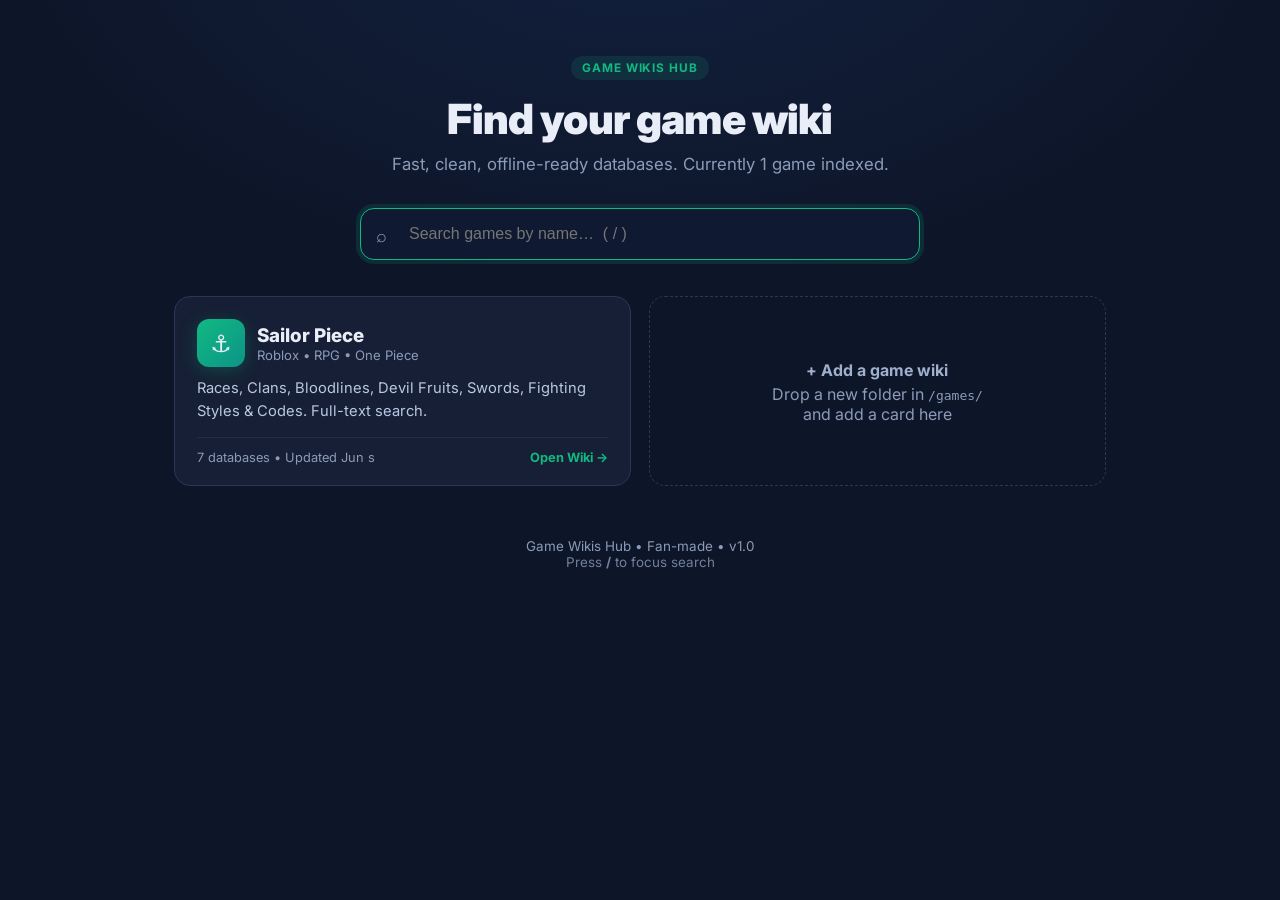
<file: index.html>
<!DOCTYPE html>
<html lang="en">
<head>
<meta charset="UTF-8">
<meta name="viewport" content="width=device-width, initial-scale=1.0">
<title>Game Wikis Hub</title>
<link rel="preconnect" href="https://fonts.googleapis.com">
<link rel="preconnect" href="https://fonts.gstatic.com" crossorigin>
<link href="https://fonts.googleapis.com/css2?family=Inter:wght@500;600;700;800;900&display=swap" rel="stylesheet">
<style>
:root{--bg:#0d1528; --bg-card:#161f35; --border:#2a3655; --text:#e8edf7; --muted:#8b9bb8; --accent:#10b981; --accent-dim:rgba(16,185,129,.12);}
*{box-sizing:border-box}body{margin:0;font-family:'Inter',system-ui,Segoe UI,Roboto,sans-serif;background:radial-gradient(1200px 700px at 50% -10%, #13213f 0%, var(--bg) 55%),var(--bg);color:var(--text);min-height:100vh}
.wrap{max-width:980px;margin:0 auto;padding:56px 24px 80px}
header{text-align:center;margin-bottom:34px}
.hub-badge{display:inline-block;font-size:.74rem;font-weight:700;letter-spacing:.08em;text-transform:uppercase;color:var(--accent);background:var(--accent-dim);padding:5px 11px;border-radius:999px;margin-bottom:14px}
h1{font-size:2.6rem;margin:0 0 10px;letter-spacing:-.02em;font-weight:900}
header p{color:var(--muted);font-size:1.05rem;margin:0}
.search-box{max-width:560px;margin:32px auto 36px;position:relative}
.search-box input{width:100%;background:#0f1a32;border:1px solid var(--border);color:var(--text);padding:16px 18px 16px 48px;border-radius:14px;font-size:1rem;outline:none;transition:.15s}
.search-box input:focus{border-color:var(--accent);box-shadow:0 0 0 4px rgba(16,185,129,.14)}
.search-box .ico{position:absolute;left:16px;top:16px;color:var(--muted);font-size:1.15rem}
.games-grid{display:grid;grid-template-columns:repeat(auto-fill,minmax(300px,1fr));gap:18px}
.game-card{background:var(--bg-card);border:1px solid var(--border);border-radius:16px;padding:22px 22px 20px;text-decoration:none;color:inherit;display:block;transition:transform .15s,border-color .15s,box-shadow .15s}
.game-card:hover{transform:translateY(-3px);border-color:var(--accent);box-shadow:0 12px 32px rgba(0,0,0,.35)}
.gc-top{display:flex;align-items:center;gap:12px;margin-bottom:10px}
.gc-icon{width:48px;height:48px;border-radius:12px;background:linear-gradient(135deg,#10b981,#0d9488);display:flex;align-items:center;justify-content:center;font-size:1.5rem;box-shadow:0 4px 18px rgba(16,185,129,.25)}
.gc-name{font-weight:800;font-size:1.18rem}.gc-meta{font-size:.82rem;color:var(--muted)}
.gc-desc{color:#b9c8e2;font-size:.92rem;line-height:1.55;margin:10px 0 14px;min-height:44px}
.gc-foot{display:flex;justify-content:space-between;align-items:center;font-size:.8rem;color:var(--muted);border-top:1px solid rgba(255,255,255,.06);padding-top:12px;margin-top:4px}
.gc-open{color:var(--accent);font-weight:700}
.game-card.add-card{border-style:dashed;background:transparent;display:flex;align-items:center;justify-content:center;min-height:190px;color:var(--muted);text-align:center}
.game-card.add-card:hover{border-color:#3a4a6d;transform:none;box-shadow:none}
.add-card strong{display:block;color:#9fb0cc;margin-bottom:4px}
.no-results{text-align:center;color:var(--muted);padding:30px;background:var(--bg-card);border:1px solid var(--border);border-radius:14px;display:none}
.no-results.show{display:block}.no-results b{color:#cdd9ef}
footer{text-align:center;margin-top:52px;color:var(--muted);font-size:.84rem}
@media(max-width:600px){h1{font-size:2rem}.wrap{padding:36px 16px}}
</style>
</head>
<body>
<div class="wrap">
  <header>
    <div class="hub-badge">Game Wikis Hub</div>
    <h1>Find your game wiki</h1>
    <p>Fast, clean, offline-ready databases. Currently 1 game indexed.</p>
  </header>
  <div class="search-box">
    <span class="ico">⌕</span>
    <input id="game-search" type="search" placeholder="Search games by name…  ( / )" autocomplete="off" autofocus>
  </div>
  <div class="games-grid" id="games-grid">
    <a class="game-card" href="games/sailor-piece/index.html" data-name="sailor piece">
      <div class="gc-top"><div class="gc-icon">⚓</div><div><div class="gc-name">Sailor Piece</div><div class="gc-meta">Roblox • RPG • One Piece</div></div></div>
      <div class="gc-desc">Races, Clans, Bloodlines, Devil Fruits, Swords, Fighting Styles & Codes. Full-text search.</div>
      <div class="gc-foot"><span>7 databases • Updated Jun s</span><span class="gc-open">Open Wiki →</span></div>
    </a>
    <div class="game-card add-card"><div><strong>+ Add a game wiki</strong>Drop a new folder in <code>/games/</code><br>and add a card here</div></div>
  </div>
  <div class="no-results" id="no-results">No games found for "<b id="no-results-q"></b>"<br><span style="font-size:.85rem">This hub only searches <b>game names</b>, not in-game items like races, fruits, etc.<br>Open a game wiki to search inside it.</span></div>
  <footer>Game Wikis Hub • Fan-made • v1.0<br><span style="opacity:.8">Press <b>/</b> to focus search</span></footer>
</div>
<script>
const input=document.getElementById('game-search');
const cards=[...document.querySelectorAll('.game-card[data-name]')];
const noResults=document.getElementById('no-results');
const noQ=document.getElementById('no-results-q');
function filterGames(){
  const q=input.value.trim().toLowerCase(); let visible=0;
  cards.forEach(c=>{const match=!q||c.dataset.name.includes(q); c.style.display=match?'':'none'; if(match)visible++;});
  const showNo=q&&visible===0; noResults.classList.toggle('show',showNo); if(showNo) noQ.textContent=q;
}
input.addEventListener('input',filterGames);
document.addEventListener('keydown',e=>{ if(e.key==='/'&&!['INPUT','TEXTAREA'].includes(document.activeElement.tagName)){e.preventDefault();input.focus();input.select();}});
filterGames();
</script>
</body>
</html>
</file>
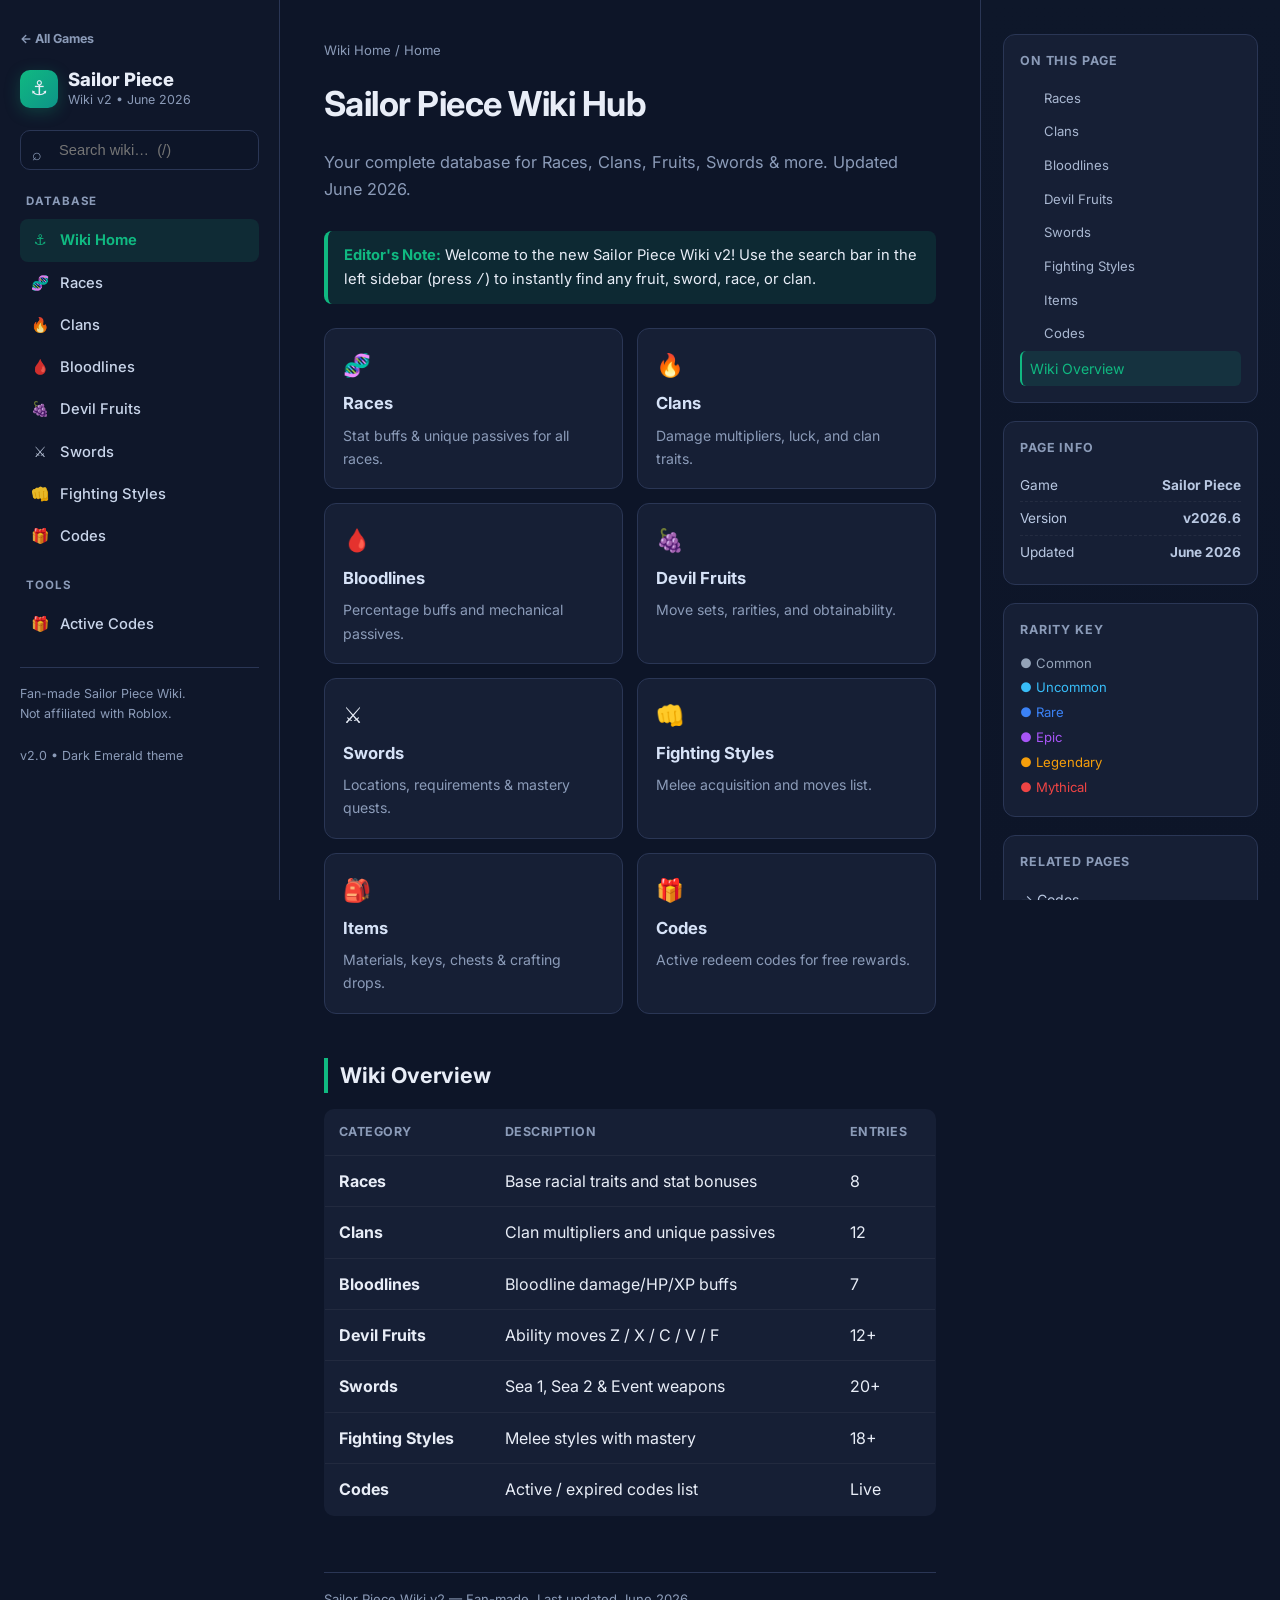
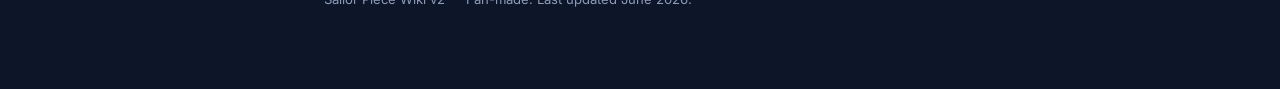
<file: games/sailor-piece/index.html>
<!DOCTYPE html>
<html lang="en">
<head>
<meta charset="UTF-8">
<meta name="viewport" content="width=device-width, initial-scale=1.0">
<title>Sailor Piece Wiki Hub | Sailor Piece Wiki</title>
<link rel="preconnect" href="https://fonts.googleapis.com">
<link rel="preconnect" href="https://fonts.gstatic.com" crossorigin>
<link href="https://fonts.googleapis.com/css2?family=Inter:wght@400;500;600;700;800&display=swap" rel="stylesheet">
<link rel="stylesheet" href="assets/wiki.css">
</head>
<body>

<div class="topbar">
  <div class="brand">⚓ Sailor <span>Piece</span></div>
  <button id="sidebar-toggle">☰ Menu</button>
</div>

<div class="wiki-shell">
  <!-- LEFT -->
  <aside class="sidebar-left" id="sidebar-left">
    <a href="../../index.html" class="hub-back">← All Games</a>
    <a class="brand-box" href="index.html">
      <div class="brand-icon">⚓</div>
      <div><div class="brand-title">Sailor Piece</div><div class="brand-sub">Wiki v2 • June 2026</div></div>
    </a>

    <div class="search-wrap">
      <span class="search-icon">⌕</span>
      <input id="wiki-search" class="search-input" type="search" placeholder="Search wiki…  (/)" autocomplete="off">
      <div class="search-results" id="search-results"></div>
    </div>

    <div class="nav-group-label">Database</div>
    <ul class="nav-list">
      <li><a href="index.html" class="active"><span class="nav-ico">⚓</span>Wiki Home</a></li>
<li><a href="races.html"><span class="nav-ico">🧬</span>Races</a></li>
<li><a href="clans.html"><span class="nav-ico">🔥</span>Clans</a></li>
<li><a href="bloodlines.html"><span class="nav-ico">🩸</span>Bloodlines</a></li>
<li><a href="fruits.html"><span class="nav-ico">🍇</span>Devil Fruits</a></li>
<li><a href="swords.html"><span class="nav-ico">⚔️</span>Swords</a></li>
<li><a href="melee.html"><span class="nav-ico">👊</span>Fighting Styles</a></li>
<li><a href="codes.html"><span class="nav-ico">🎁</span>Codes</a></li>

    </ul>

    <div class="nav-group-label">Tools</div>
    <ul class="nav-list">
      <li><a href="codes.html"><span class="nav-ico">🎁</span>Active Codes</a></li>
    </ul>

    <div class="nav-footer">
      Fan-made Sailor Piece Wiki.<br>Not affiliated with Roblox.<br><br>
      v2.0 • Dark Emerald theme
    </div>
  </aside>

  <!-- MAIN -->
  <main class="main-col">
    <div class="breadcrumbs"><a href="index.html">Wiki Home</a> / Home</div>
    <article class="article">

<h1>Sailor Piece Wiki Hub</h1>
<p class="subtitle">Your complete database for Races, Clans, Fruits, Swords & more. Updated June 2026.</p>
<div class="editors-note"><strong>Editor's Note:</strong> Welcome to the new Sailor Piece Wiki v2! Use the search bar in the left sidebar (press <kbd>/</kbd>) to instantly find any fruit, sword, race, or clan.</div>

<div class="hub-grid">
  <a class="hub-card" href="races.html"><div class="hc-ico">🧬</div><h3>Races</h3><p>Stat buffs & unique passives for all races.</p></a>
  <a class="hub-card" href="clans.html"><div class="hc-ico">🔥</div><h3>Clans</h3><p>Damage multipliers, luck, and clan traits.</p></a>
  <a class="hub-card" href="bloodlines.html"><div class="hc-ico">🩸</div><h3>Bloodlines</h3><p>Percentage buffs and mechanical passives.</p></a>
  <a class="hub-card" href="fruits.html"><div class="hc-ico">🍇</div><h3>Devil Fruits</h3><p>Move sets, rarities, and obtainability.</p></a>
  <a class="hub-card" href="swords.html"><div class="hc-ico">⚔️</div><h3>Swords</h3><p>Locations, requirements & mastery quests.</p></a>
  <a class="hub-card" href="melee.html"><div class="hc-ico">👊</div><h3>Fighting Styles</h3><p>Melee acquisition and moves list.</p></a>
  <a class="hub-card" href="items.html"><div class="hc-ico">🎒</div><h3>Items</h3><p>Materials, keys, chests & crafting drops.</p></a>
  <a class="hub-card" href="codes.html"><div class="hc-ico">🎁</div><h3>Codes</h3><p>Active redeem codes for free rewards.</p></a>
</div>

<h2>Wiki Overview</h2>
<table class="overview-table">
<thead><tr><th>Category</th><th>Description</th><th>Entries</th></tr></thead>
<tbody>
<tr><td><strong>Races</strong></td><td>Base racial traits and stat bonuses</td><td>8</td></tr>
<tr><td><strong>Clans</strong></td><td>Clan multipliers and unique passives</td><td>12</td></tr>
<tr><td><strong>Bloodlines</strong></td><td>Bloodline damage/HP/XP buffs</td><td>7</td></tr>
<tr><td><strong>Devil Fruits</strong></td><td>Ability moves Z / X / C / V / F</td><td>12+</td></tr>
<tr><td><strong>Swords</strong></td><td>Sea 1, Sea 2 & Event weapons</td><td>20+</td></tr>
<tr><td><strong>Fighting Styles</strong></td><td>Melee styles with mastery</td><td>18+</td></tr>
<tr><td><strong>Codes</strong></td><td>Active / expired codes list</td><td>Live</td></tr>
</tbody>
</table>

    </article>
    <footer style="margin-top:56px; color: var(--muted); font-size:.82rem; border-top:1px solid var(--border); padding-top:16px">
      Sailor Piece Wiki v2 — Fan-made. Last updated June 2026.
    </footer>
  </main>

  <!-- RIGHT -->
  <aside class="sidebar-right">
    <div class="right-card">
      <h4>On this page</h4>
      <ul class="toc-list" id="toc-list"><li style="color:var(--muted);font-size:.85rem">Loading…</li></ul>
    </div>

    <div class="right-card">
      <h4>Page Info</h4>
      <div class="right-kv">
        <div><span>Game</span><strong>Sailor Piece</strong></div><div><span>Version</span><strong>v2026.6</strong></div><div><span>Updated</span><strong>June 2026</strong></div>
      </div>
    </div>

    <div class="right-card">
      <h4>Rarity Key</h4>
      <div style="font-size:.82rem; line-height:1.9; color:#b9c8e2">
        <span style="color:var(--common)">● Common</span><br>
        <span style="color:var(--uncommon)">● Uncommon</span><br>
        <span style="color:var(--rare)">● Rare</span><br>
        <span style="color:var(--epic)">● Epic</span><br>
        <span style="color:var(--legendary)">● Legendary</span><br>
        <span style="color:var(--mythical)">● Mythical</span>
      </div>
    </div>

    <div class="right-card">
      <h4>Related Pages</h4>
      <ul class="related-links">
        <li><a href="codes.html">→ Codes</a></li><li><a href="fruits.html">→ Devil Fruits</a></li><li><a href="swords.html">→ Swords</a></li>
      </ul>
    </div>
  </aside>
</div>

<script src="assets/wiki.js"></script>
</body>
</html>
</file>
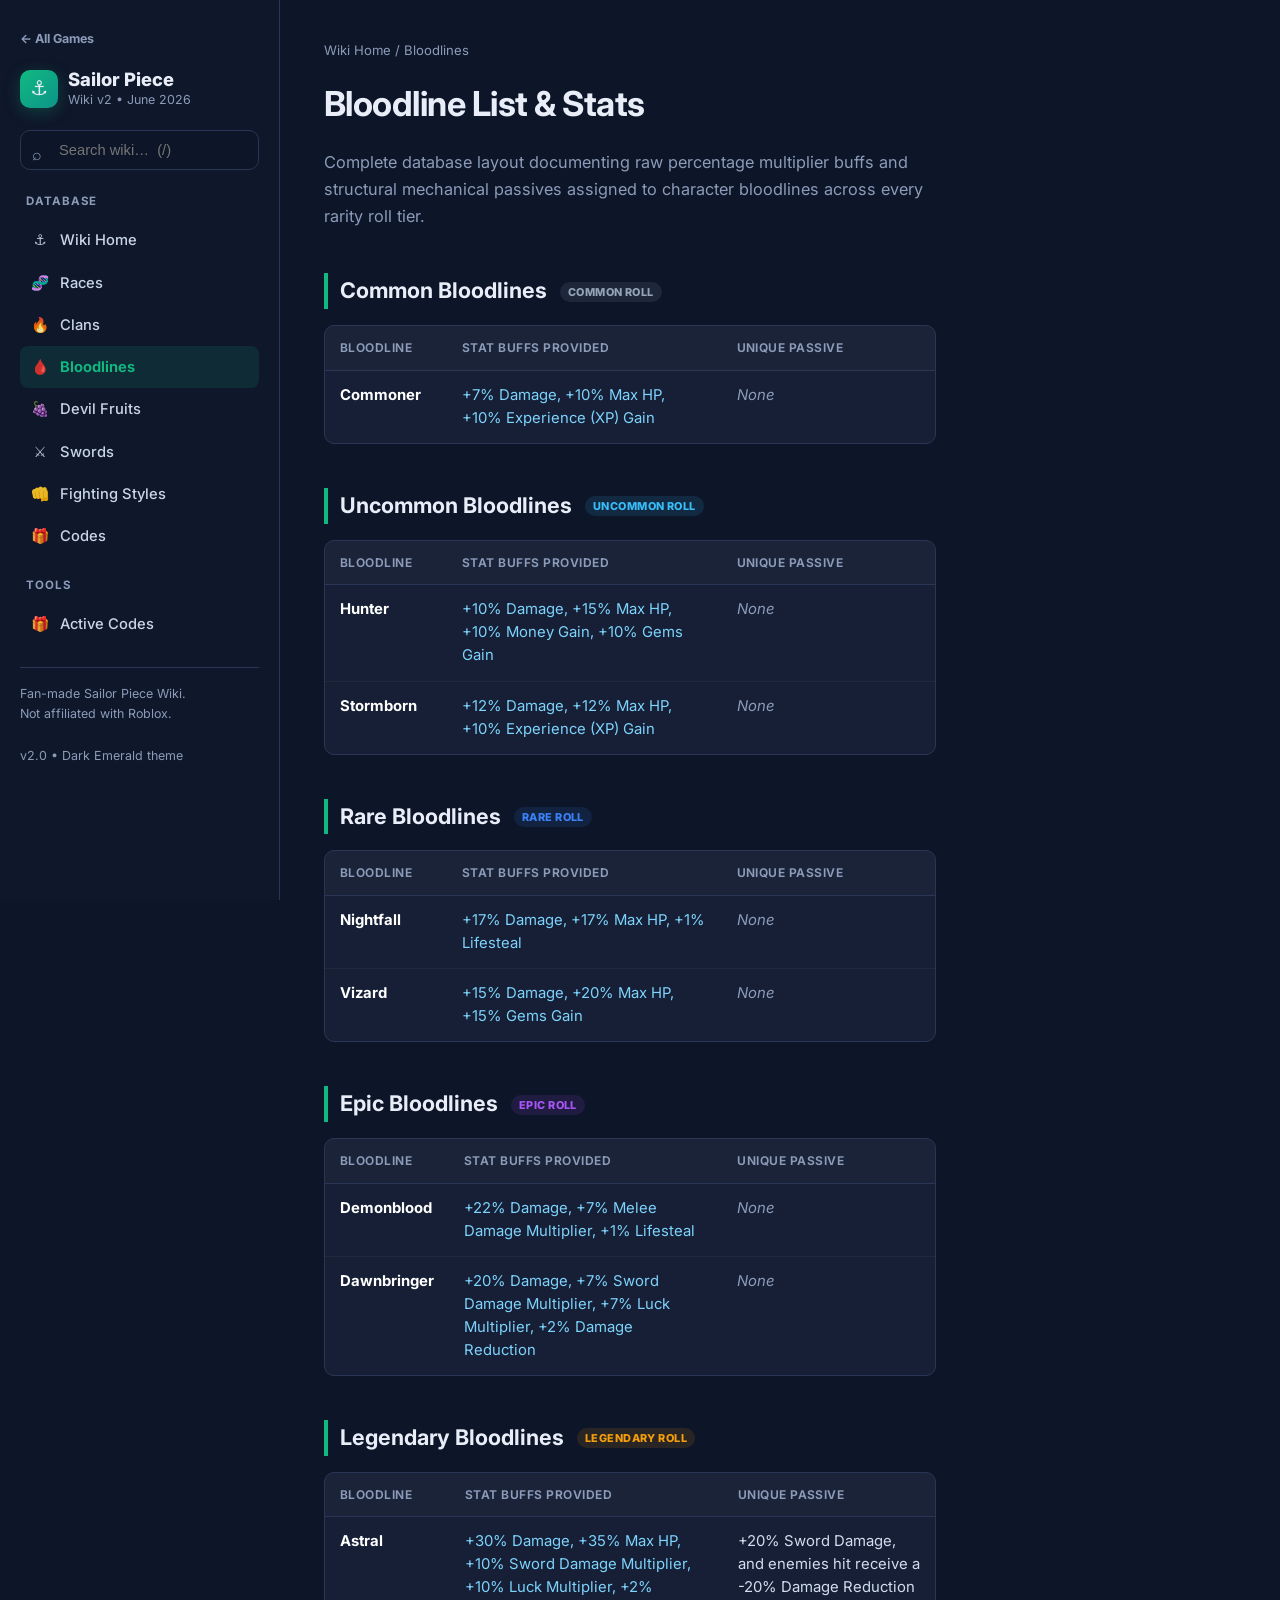
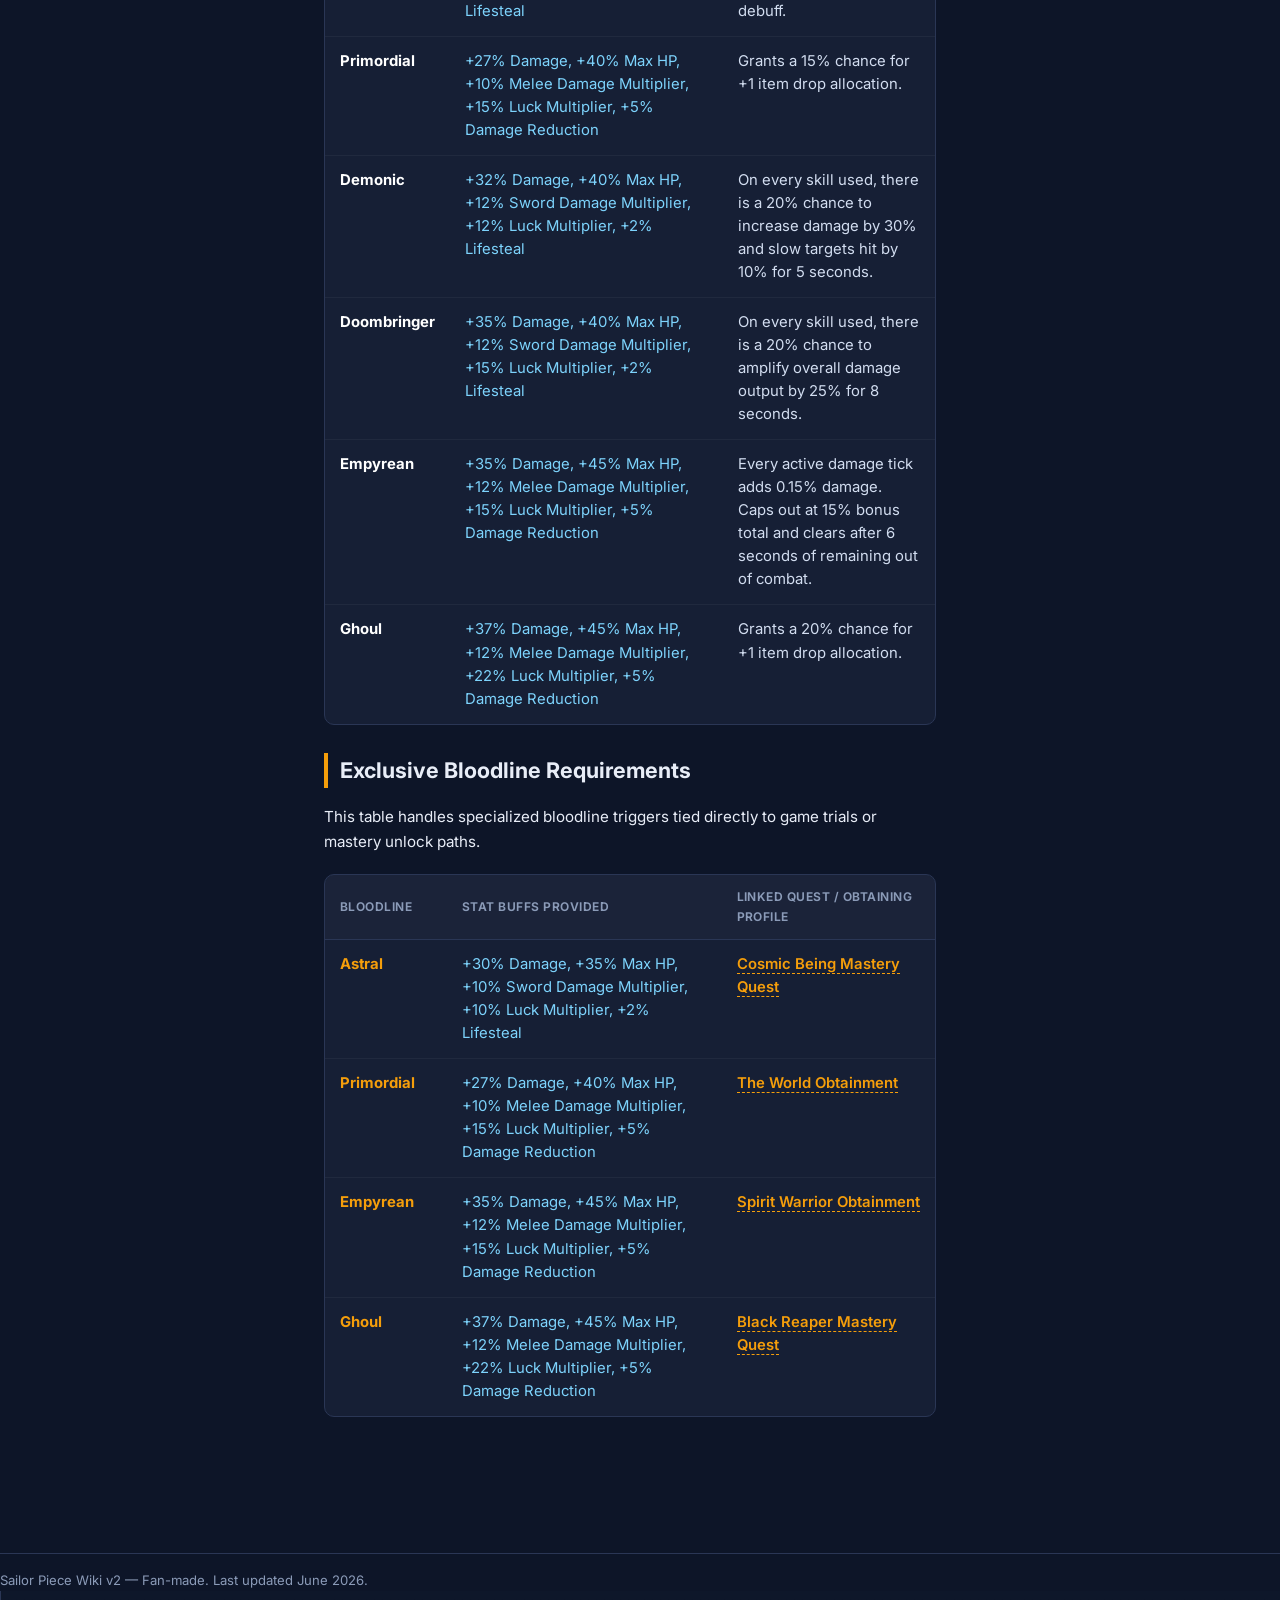
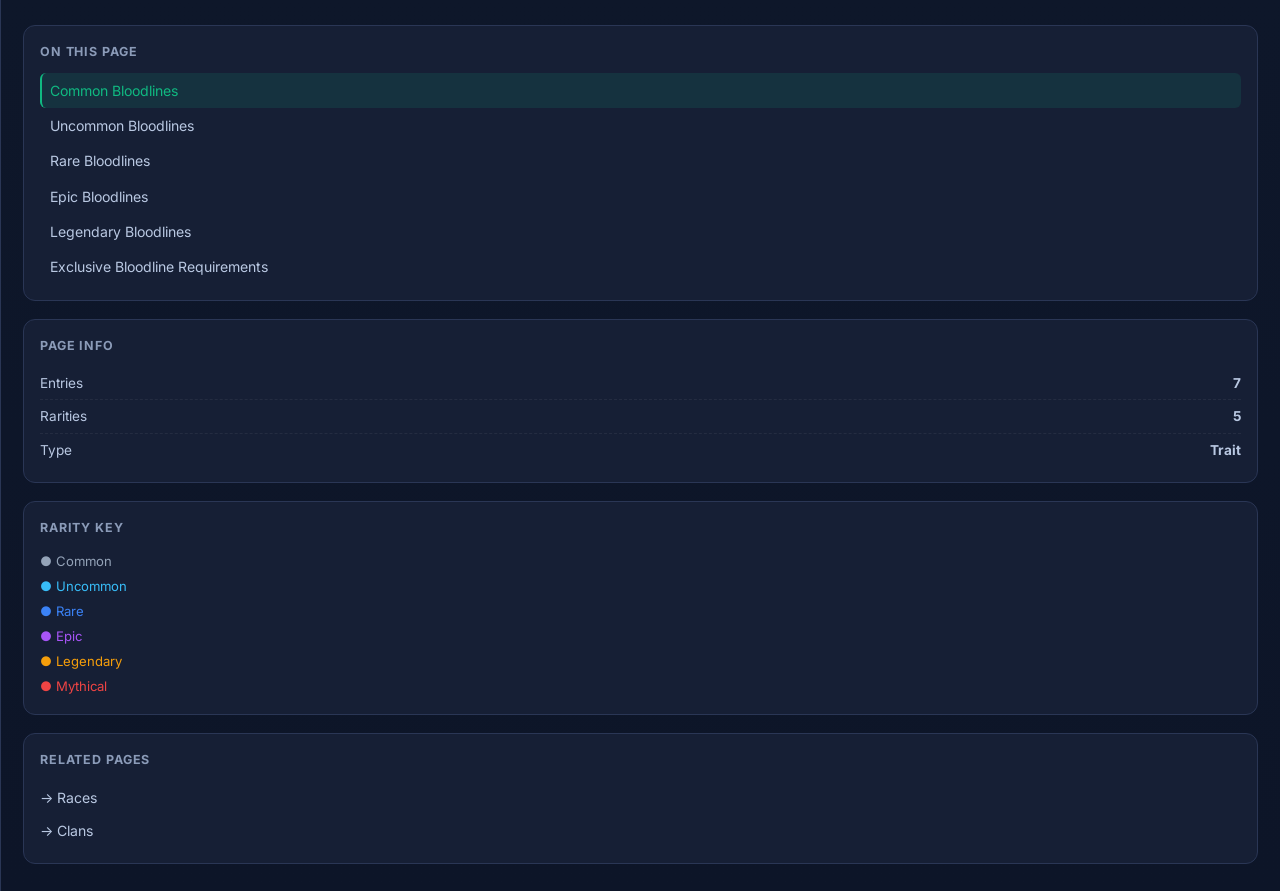
<file: games/sailor-piece/bloodlines.html>
<!DOCTYPE html>
<html lang="en">
<head>
<meta charset="UTF-8">
<meta name="viewport" content="width=device-width, initial-scale=1.0">
<title>Bloodline List & Stats | Sailor Piece Wiki</title>
<link rel="preconnect" href="https://fonts.googleapis.com">
<link rel="preconnect" href="https://fonts.gstatic.com" crossorigin>
<link href="https://fonts.googleapis.com/css2?family=Inter:wght@400;500;600;700;800&display=swap" rel="stylesheet">
<link rel="stylesheet" href="assets/wiki.css">
</head>
<body>

<div class="topbar">
  <div class="brand">⚓ Sailor <span>Piece</span></div>
  <button id="sidebar-toggle">☰ Menu</button>
</div>

<div class="wiki-shell">
  <!-- LEFT -->
  <aside class="sidebar-left" id="sidebar-left">
    <a href="../../index.html" class="hub-back">← All Games</a>
    <a class="brand-box" href="index.html">
      <div class="brand-icon">⚓</div>
      <div><div class="brand-title">Sailor Piece</div><div class="brand-sub">Wiki v2 • June 2026</div></div>
    </a>

    <div class="search-wrap">
      <span class="search-icon">⌕</span>
      <input id="wiki-search" class="search-input" type="search" placeholder="Search wiki…  (/)" autocomplete="off">
      <div class="search-results" id="search-results"></div>
    </div>

    <div class="nav-group-label">Database</div>
    <ul class="nav-list">
      <li><a href="index.html"><span class="nav-ico">⚓</span>Wiki Home</a></li>
<li><a href="races.html"><span class="nav-ico">🧬</span>Races</a></li>
<li><a href="clans.html"><span class="nav-ico">🔥</span>Clans</a></li>
<li><a href="bloodlines.html" class="active"><span class="nav-ico">🩸</span>Bloodlines</a></li>
<li><a href="fruits.html"><span class="nav-ico">🍇</span>Devil Fruits</a></li>
<li><a href="swords.html"><span class="nav-ico">⚔️</span>Swords</a></li>
<li><a href="melee.html"><span class="nav-ico">👊</span>Fighting Styles</a></li>
<li><a href="codes.html"><span class="nav-ico">🎁</span>Codes</a></li>

    </ul>

    <div class="nav-group-label">Tools</div>
    <ul class="nav-list">
      <li><a href="codes.html"><span class="nav-ico">🎁</span>Active Codes</a></li>
    </ul>

    <div class="nav-footer">
      Fan-made Sailor Piece Wiki.<br>Not affiliated with Roblox.<br><br>
      v2.0 • Dark Emerald theme
    </div>
  </aside>

  <!-- MAIN -->
  <main class="main-col">
    <div class="breadcrumbs"><a href="index.html">Wiki Home</a> / Bloodlines</div>
    <article class="article">
<h1>Bloodline List & Stats</h1>
        <p class="subtitle">Complete database layout documenting raw percentage multiplier buffs and structural mechanical passives assigned to character bloodlines across every rarity roll tier.</p>

        <!-- Common Bloodlines -->
        <h2 class="section-title">Common Bloodlines <span class="rarity-badge badge-common">Common Roll</span></h2>
        <table class="db-table">
            <thead>
                <tr>
                    <th style="width: 20%;">Bloodline</th>
                    <th style="width: 45%;">Stat Buffs Provided</th>
                    <th style="width: 35%;">Unique Passive</th>
                </tr>
            </thead>
            <tbody>
                <tr>
                    <td class="bloodline-name">Commoner</td>
                    <td class="buff-highlight">+7% Damage, +10% Max HP, +10% Experience (XP) Gain</td>
                    <td class="none-text">None</td>
                </tr>
            </tbody>
        </table>

        <!-- Uncommon Bloodlines -->
        <h2 class="section-title">Uncommon Bloodlines <span class="rarity-badge badge-uncommon">Uncommon Roll</span></h2>
        <table class="db-table">
            <thead>
                <tr>
                    <th style="width: 20%;">Bloodline</th>
                    <th style="width: 45%;">Stat Buffs Provided</th>
                    <th style="width: 35%;">Unique Passive</th>
                </tr>
            </thead>
            <tbody>
                <tr>
                    <td class="bloodline-name">Hunter</td>
                    <td class="buff-highlight">+10% Damage, +15% Max HP, +10% Money Gain, +10% Gems Gain</td>
                    <td class="none-text">None</td>
                </tr>
                <tr>
                    <td class="bloodline-name">Stormborn</td>
                    <td class="buff-highlight">+12% Damage, +12% Max HP, +10% Experience (XP) Gain</td>
                    <td class="none-text">None</td>
                </tr>
            </tbody>
        </table>

        <!-- Rare Bloodlines -->
        <h2 class="section-title">Rare Bloodlines <span class="rarity-badge badge-rare">Rare Roll</span></h2>
        <table class="db-table">
            <thead>
                <tr>
                    <th style="width: 20%;">Bloodline</th>
                    <th style="width: 45%;">Stat Buffs Provided</th>
                    <th style="width: 35%;">Unique Passive</th>
                </tr>
            </thead>
            <tbody>
                <tr>
                    <td class="bloodline-name">Nightfall</td>
                    <td class="buff-highlight">+17% Damage, +17% Max HP, +1% Lifesteal</td>
                    <td class="none-text">None</td>
                </tr>
                <tr>
                    <td class="bloodline-name">Vizard</td>
                    <td class="buff-highlight">+15% Damage, +20% Max HP, +15% Gems Gain</td>
                    <td class="none-text">None</td>
                </tr>
            </tbody>
        </table>

        <!-- Epic Bloodlines -->
        <h2 class="section-title">Epic Bloodlines <span class="rarity-badge badge-epic">Epic Roll</span></h2>
        <table class="db-table">
            <thead>
                <tr>
                    <th style="width: 20%;">Bloodline</th>
                    <th style="width: 45%;">Stat Buffs Provided</th>
                    <th style="width: 35%;">Unique Passive</th>
                </tr>
            </thead>
            <tbody>
                <tr>
                    <td class="bloodline-name">Demonblood</td>
                    <td class="buff-highlight">+22% Damage, +7% Melee Damage Multiplier, +1% Lifesteal</td>
                    <td class="none-text">None</td>
                </tr>
                <tr>
                    <td class="bloodline-name">Dawnbringer</td>
                    <td class="buff-highlight">+20% Damage, +7% Sword Damage Multiplier, +7% Luck Multiplier, +2% Damage Reduction</td>
                    <td class="none-text">None</td>
                </tr>
            </tbody>
        </table>

        <!-- Legendary Bloodlines -->
        <h2 class="section-title">Legendary Bloodlines <span class="rarity-badge badge-legendary">Legendary Roll</span></h2>
        <table class="db-table">
            <thead>
                <tr>
                    <th style="width: 20%;">Bloodline</th>
                    <th style="width: 45%;">Stat Buffs Provided</th>
                    <th style="width: 35%;">Unique Passive</th>
                </tr>
            </thead>
            <tbody>
                <tr>
                    <td class="bloodline-name">Astral</td>
                    <td class="buff-highlight">+30% Damage, +35% Max HP, +10% Sword Damage Multiplier, +10% Luck Multiplier, +2% Lifesteal</td>
                    <td class="passive-text">+20% Sword Damage, and enemies hit receive a -20% Damage Reduction debuff.</td>
                </tr>
                <tr>
                    <td class="bloodline-name">Primordial</td>
                    <td class="buff-highlight">+27% Damage, +40% Max HP, +10% Melee Damage Multiplier, +15% Luck Multiplier, +5% Damage Reduction</td>
                    <td class="passive-text">Grants a 15% chance for +1 item drop allocation.</td>
                </tr>
                <tr>
                    <td class="bloodline-name">Demonic</td>
                    <td class="buff-highlight">+32% Damage, +40% Max HP, +12% Sword Damage Multiplier, +12% Luck Multiplier, +2% Lifesteal</td>
                    <td class="passive-text">On every skill used, there is a 20% chance to increase damage by 30% and slow targets hit by 10% for 5 seconds.</td>
                </tr>
                <tr>
                    <td class="bloodline-name">Doombringer</td>
                    <td class="buff-highlight">+35% Damage, +40% Max HP, +12% Sword Damage Multiplier, +15% Luck Multiplier, +2% Lifesteal</td>
                    <td class="passive-text">On every skill used, there is a 20% chance to amplify overall damage output by 25% for 8 seconds.</td>
                </tr>
                <tr>
                    <td class="bloodline-name">Empyrean</td>
                    <td class="buff-highlight">+35% Damage, +45% Max HP, +12% Melee Damage Multiplier, +15% Luck Multiplier, +5% Damage Reduction</td>
                    <td class="passive-text">Every active damage tick adds 0.15% damage. Caps out at 15% bonus total and clears after 6 seconds of remaining out of combat.</td>
                </tr>
                <tr>
                    <td class="bloodline-name">Ghoul</td>
                    <td class="buff-highlight">+37% Damage, +45% Max HP, +12% Melee Damage Multiplier, +22% Luck Multiplier, +5% Damage Reduction</td>
                    <td class="passive-text">Grants a 20% chance for +1 item drop allocation.</td>
                </tr>
            </tbody>
        </table>

        <!-- Exclusive Requirements Section -->
        <div class="quest-section">
            <h2 class="section-title" style="margin-top: 0; border-left-color: var(--legendary);">Exclusive Bloodline Requirements</h2>
            <p style="color: var(--text-muted); font-size: 0.95rem; margin-bottom: 20px;">This table handles specialized bloodline triggers tied directly to game trials or mastery unlock paths.</p>
            
            <table class="db-table" style="margin-bottom: 0;">
                <thead>
                    <tr>
                        <th style="width: 20%;">Bloodline</th>
                        <th style="width: 45%;">Stat Buffs Provided</th>
                        <th style="width: 35%;">Linked Quest / Obtaining Profile</th>
                    </tr>
                </thead>
                <tbody id="exclusiveBloodlinesBody">
                    <tr>
                        <td class="bloodline-name" style="color: var(--legendary);">Astral</td>
                        <td class="buff-highlight">+30% Damage, +35% Max HP, +10% Sword Damage Multiplier, +10% Luck Multiplier, +2% Lifesteal</td>
                        <td><a href="#" style="color: #f59e0b; font-weight: 600; text-decoration: none; border-bottom: 1px dashed var(--legendary);">Cosmic Being Mastery Quest</a></td>
                    </tr>
                    <tr>
                        <td class="bloodline-name" style="color: var(--legendary);">Primordial</td>
                        <td class="buff-highlight">+27% Damage, +40% Max HP, +10% Melee Damage Multiplier, +15% Luck Multiplier, +5% Damage Reduction</td>
                        <td><a href="#" style="color: #f59e0b; font-weight: 600; text-decoration: none; border-bottom: 1px dashed var(--legendary);">The World Obtainment</a></td>
                    </tr>
                    <tr>
                        <td class="bloodline-name" style="color: var(--legendary);">Empyrean</td>
                        <td class="buff-highlight">+35% Damage, +45% Max HP, +12% Melee Damage Multiplier, +15% Luck Multiplier, +5% Damage Reduction</td>
                        <td><a href="#" style="color: #f59e0b; font-weight: 600; text-decoration: none; border-bottom: 1px dashed var(--legendary);">Spirit Warrior Obtainment</a></td>
                    </tr>
                    <tr>
                        <td class="bloodline-name" style="color: var(--legendary);">Ghoul</td>
                        <td class="buff-highlight">+37% Damage, +45% Max HP, +12% Melee Damage Multiplier, +22% Luck Multiplier, +5% Damage Reduction</td>
                        <td><a href="#" style="color: #f59e0b; font-weight: 600; text-decoration: none; border-bottom: 1px dashed var(--legendary);">Black Reaper Mastery Quest</a></td>
                    </tr>
                </tbody>
            </table>
        </div>
    </div>
    </article>
    <footer style="margin-top:56px; color: var(--muted); font-size:.82rem; border-top:1px solid var(--border); padding-top:16px">
      Sailor Piece Wiki v2 — Fan-made. Last updated June 2026.
    </footer>
  </main>

  <!-- RIGHT -->
  <aside class="sidebar-right">
    <div class="right-card">
      <h4>On this page</h4>
      <ul class="toc-list" id="toc-list"><li style="color:var(--muted);font-size:.85rem">Loading…</li></ul>
    </div>

    <div class="right-card">
      <h4>Page Info</h4>
      <div class="right-kv">
        <div><span>Entries</span><strong>7</strong></div><div><span>Rarities</span><strong>5</strong></div><div><span>Type</span><strong>Trait</strong></div>
      </div>
    </div>

    <div class="right-card">
      <h4>Rarity Key</h4>
      <div style="font-size:.82rem; line-height:1.9; color:#b9c8e2">
        <span style="color:var(--common)">● Common</span><br>
        <span style="color:var(--uncommon)">● Uncommon</span><br>
        <span style="color:var(--rare)">● Rare</span><br>
        <span style="color:var(--epic)">● Epic</span><br>
        <span style="color:var(--legendary)">● Legendary</span><br>
        <span style="color:var(--mythical)">● Mythical</span>
      </div>
    </div>

    <div class="right-card">
      <h4>Related Pages</h4>
      <ul class="related-links">
        <li><a href="races.html">→ Races</a></li><li><a href="clans.html">→ Clans</a></li>
      </ul>
    </div>
  </aside>
</div>

<script src="assets/wiki.js"></script>
</body>
</html>
</file>
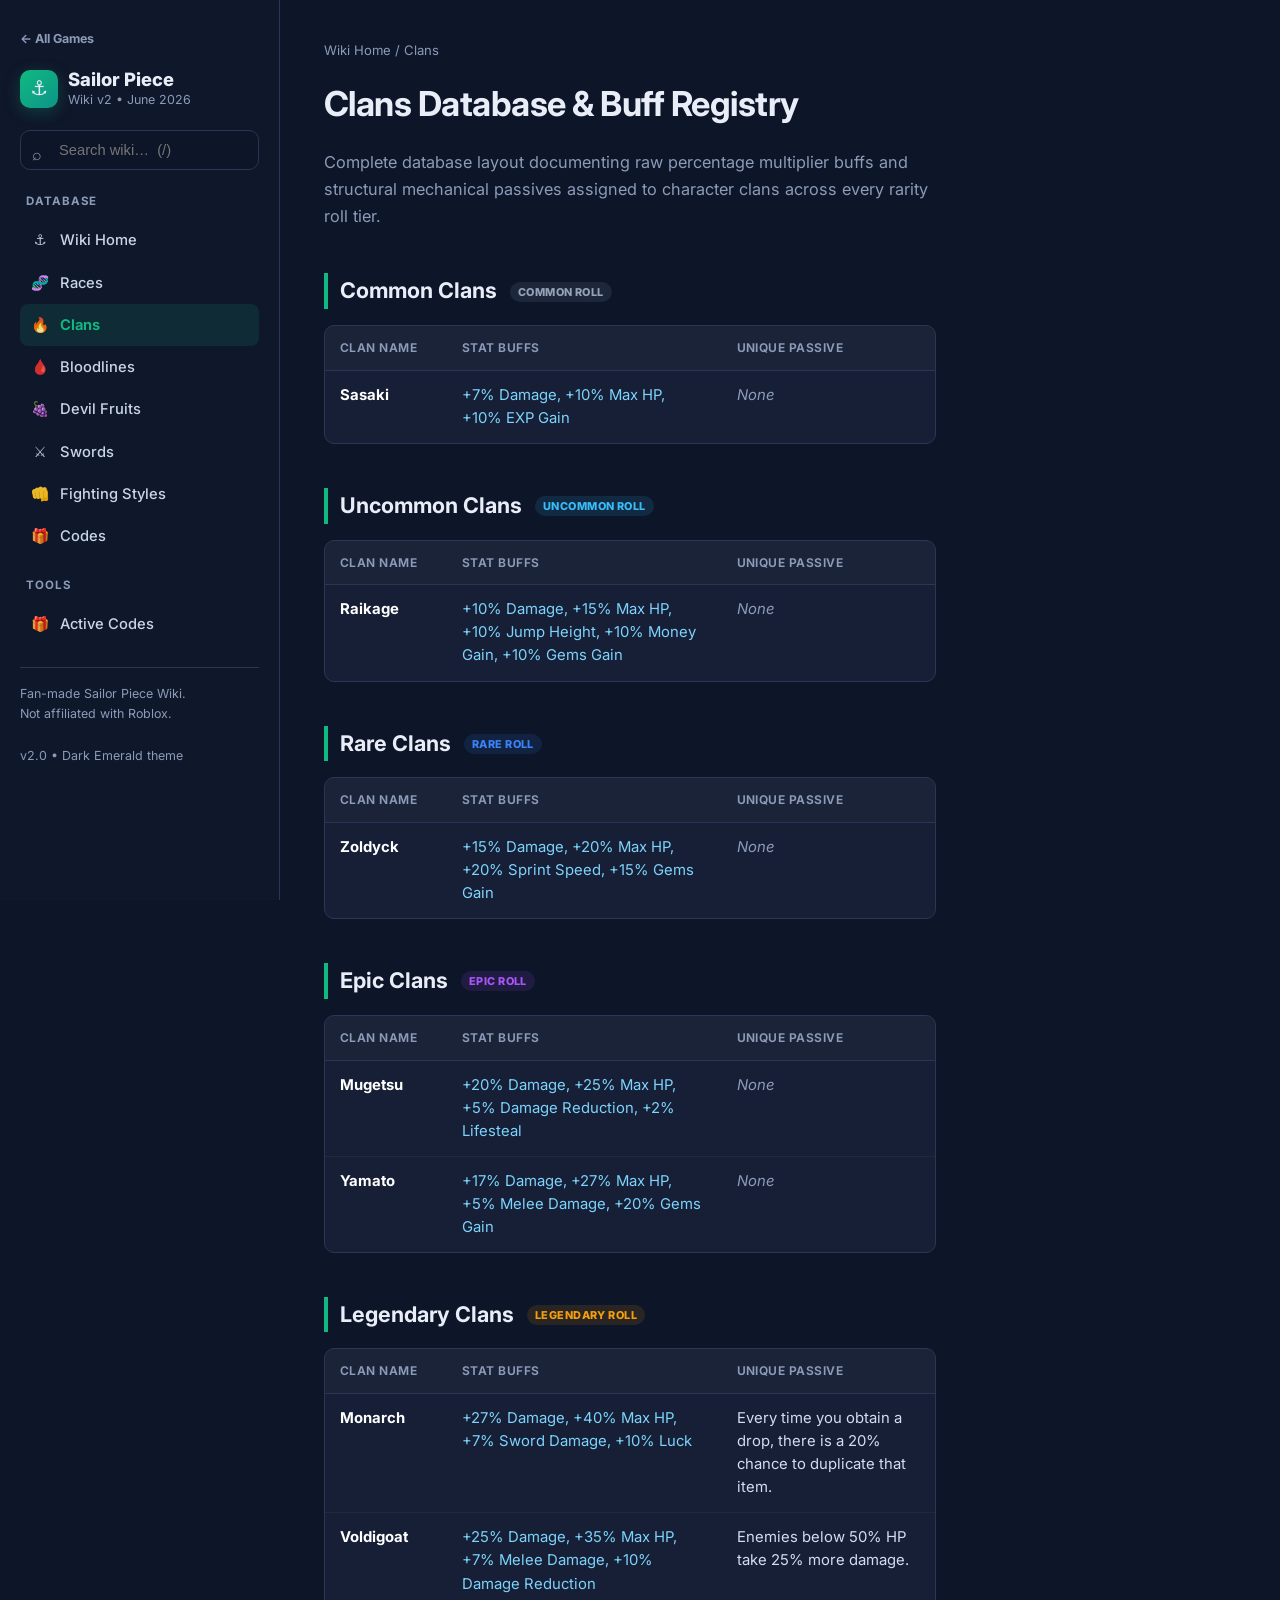
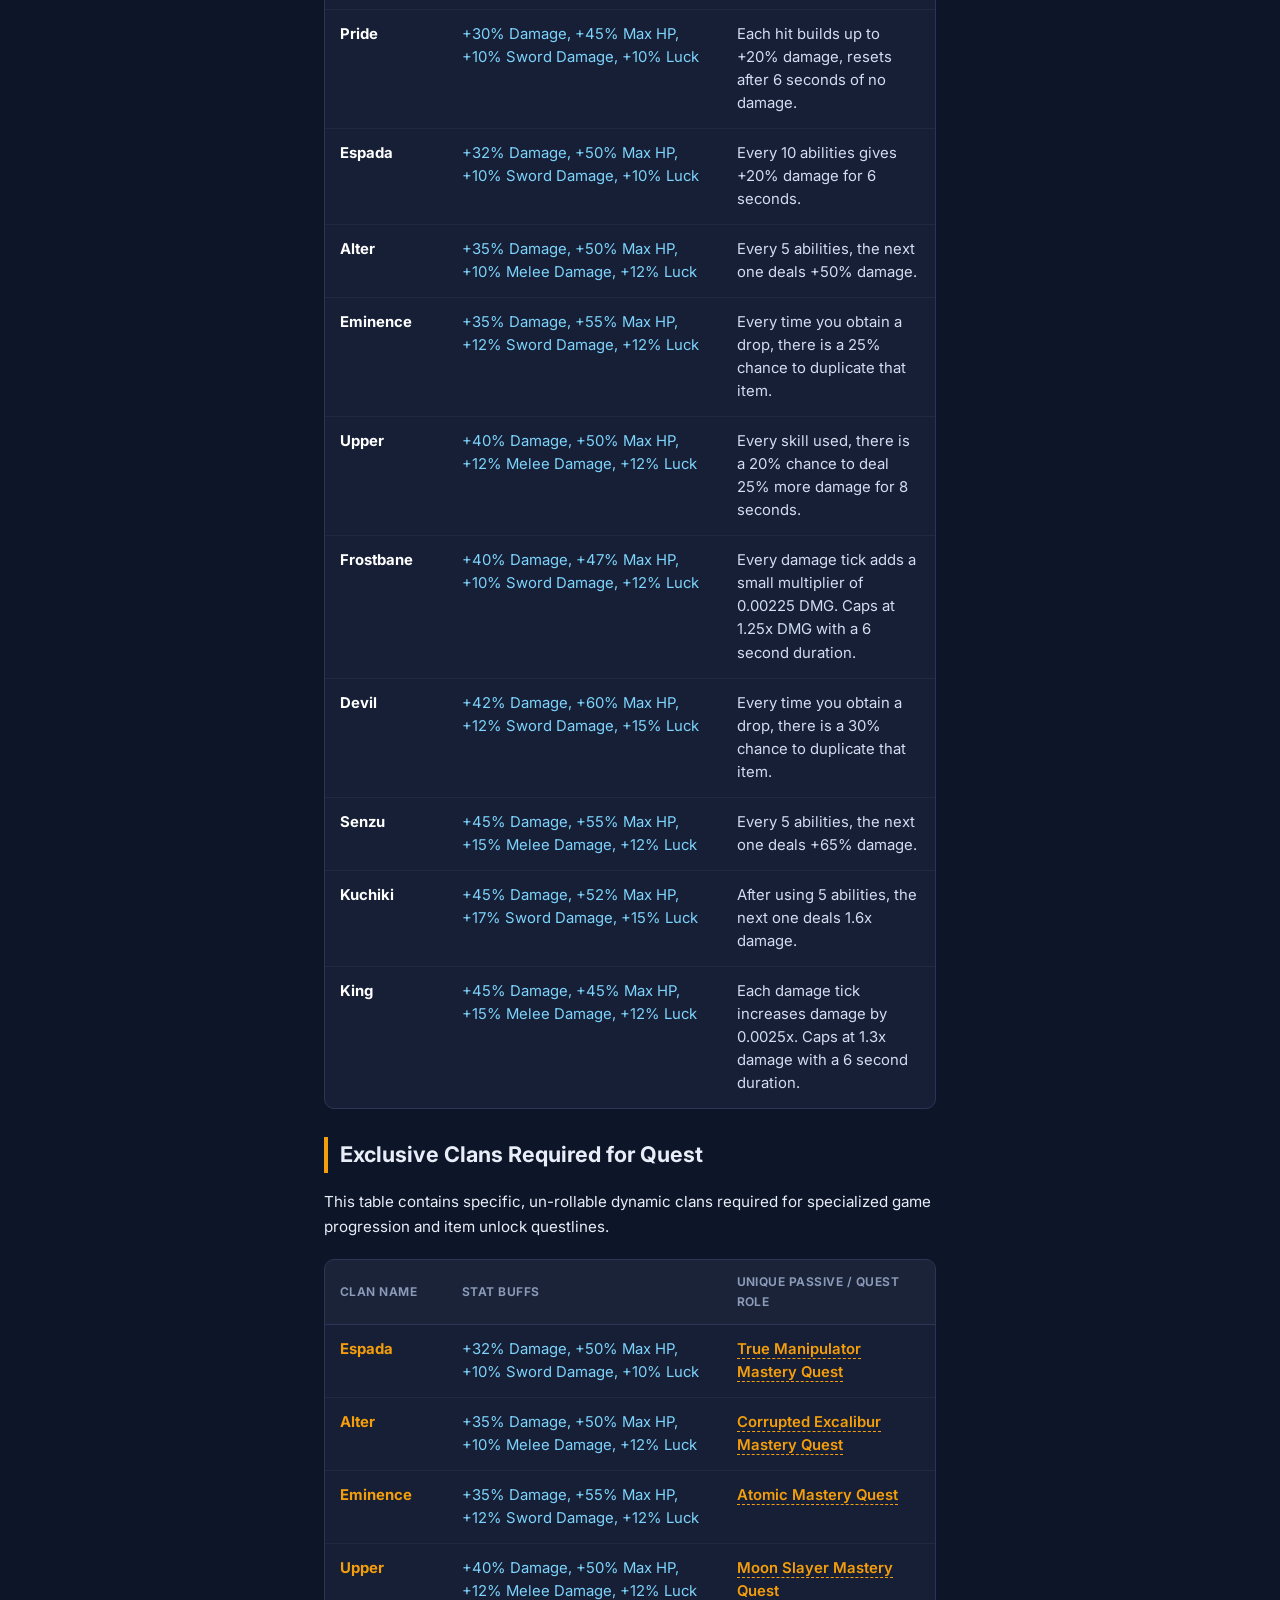
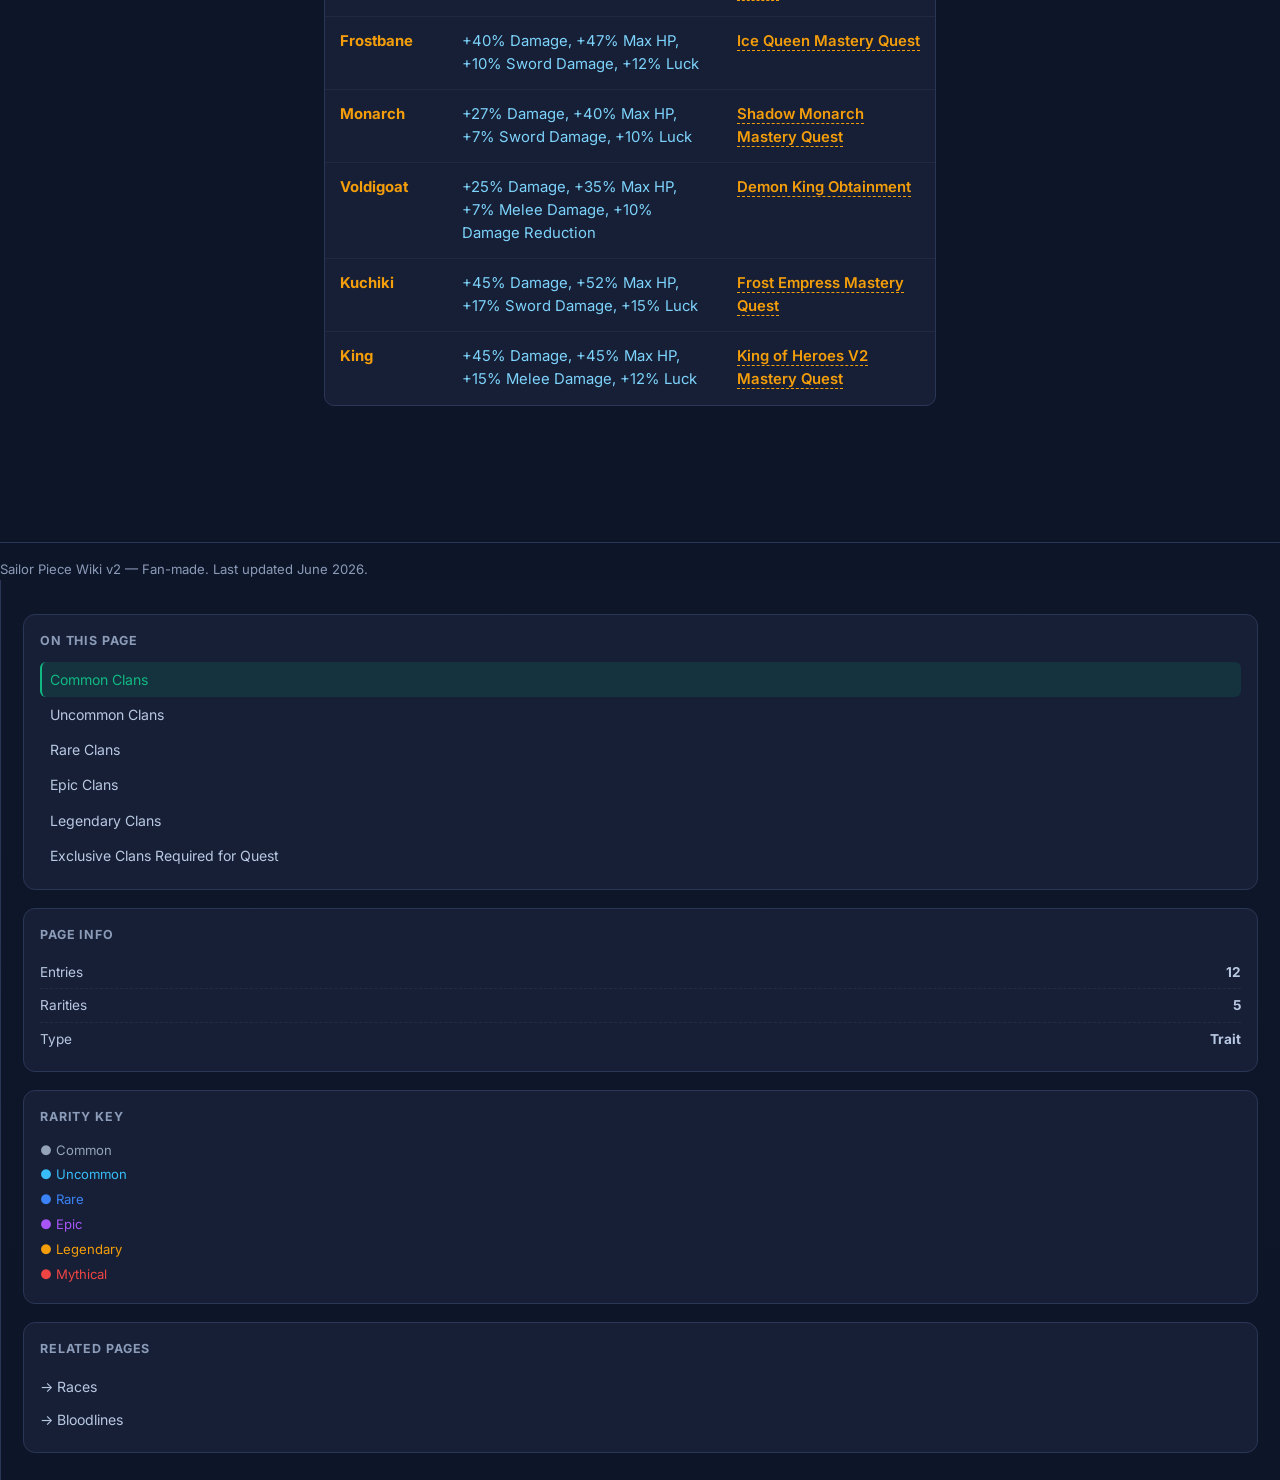
<file: games/sailor-piece/clans.html>
<!DOCTYPE html>
<html lang="en">
<head>
<meta charset="UTF-8">
<meta name="viewport" content="width=device-width, initial-scale=1.0">
<title>Clans List & Stats | Sailor Piece Wiki</title>
<link rel="preconnect" href="https://fonts.googleapis.com">
<link rel="preconnect" href="https://fonts.gstatic.com" crossorigin>
<link href="https://fonts.googleapis.com/css2?family=Inter:wght@400;500;600;700;800&display=swap" rel="stylesheet">
<link rel="stylesheet" href="assets/wiki.css">
</head>
<body>

<div class="topbar">
  <div class="brand">⚓ Sailor <span>Piece</span></div>
  <button id="sidebar-toggle">☰ Menu</button>
</div>

<div class="wiki-shell">
  <!-- LEFT -->
  <aside class="sidebar-left" id="sidebar-left">
    <a href="../../index.html" class="hub-back">← All Games</a>
    <a class="brand-box" href="index.html">
      <div class="brand-icon">⚓</div>
      <div><div class="brand-title">Sailor Piece</div><div class="brand-sub">Wiki v2 • June 2026</div></div>
    </a>

    <div class="search-wrap">
      <span class="search-icon">⌕</span>
      <input id="wiki-search" class="search-input" type="search" placeholder="Search wiki…  (/)" autocomplete="off">
      <div class="search-results" id="search-results"></div>
    </div>

    <div class="nav-group-label">Database</div>
    <ul class="nav-list">
      <li><a href="index.html"><span class="nav-ico">⚓</span>Wiki Home</a></li>
<li><a href="races.html"><span class="nav-ico">🧬</span>Races</a></li>
<li><a href="clans.html" class="active"><span class="nav-ico">🔥</span>Clans</a></li>
<li><a href="bloodlines.html"><span class="nav-ico">🩸</span>Bloodlines</a></li>
<li><a href="fruits.html"><span class="nav-ico">🍇</span>Devil Fruits</a></li>
<li><a href="swords.html"><span class="nav-ico">⚔️</span>Swords</a></li>
<li><a href="melee.html"><span class="nav-ico">👊</span>Fighting Styles</a></li>
<li><a href="codes.html"><span class="nav-ico">🎁</span>Codes</a></li>

    </ul>

    <div class="nav-group-label">Tools</div>
    <ul class="nav-list">
      <li><a href="codes.html"><span class="nav-ico">🎁</span>Active Codes</a></li>
    </ul>

    <div class="nav-footer">
      Fan-made Sailor Piece Wiki.<br>Not affiliated with Roblox.<br><br>
      v2.0 • Dark Emerald theme
    </div>
  </aside>

  <!-- MAIN -->
  <main class="main-col">
    <div class="breadcrumbs"><a href="index.html">Wiki Home</a> / Clans</div>
    <article class="article">
<h1>Clans Database & Buff Registry</h1>
        <p class="subtitle">Complete database layout documenting raw percentage multiplier buffs and structural mechanical passives assigned to character clans across every rarity roll tier.</p>

        <!-- Common Clans -->
        <h2 class="section-title">Common Clans <span class="rarity-badge badge-common">Common Roll</span></h2>
        <table class="db-table">
            <thead>
                <tr>
                    <th style="width: 20%;">Clan Name</th>
                    <th style="width: 45%;">Stat Buffs</th>
                    <th style="width: 35%;">Unique Passive</th>
                </tr>
            </thead>
            <tbody>
                <tr>
                    <td class="clan-name">Sasaki</td>
                    <td class="buff-highlight">+7% Damage, +10% Max HP, +10% EXP Gain</td>
                    <td class="none-text">None</td>
                </tr>
            </tbody>
        </table>

        <!-- Uncommon Clans -->
        <h2 class="section-title">Uncommon Clans <span class="rarity-badge badge-uncommon">Uncommon Roll</span></h2>
        <table class="db-table">
            <thead>
                <tr>
                    <th style="width: 20%;">Clan Name</th>
                    <th style="width: 45%;">Stat Buffs</th>
                    <th style="width: 35%;">Unique Passive</th>
                </tr>
            </thead>
            <tbody>
                <tr>
                    <td class="clan-name">Raikage</td>
                    <td class="buff-highlight">+10% Damage, +15% Max HP, +10% Jump Height, +10% Money Gain, +10% Gems Gain</td>
                    <td class="none-text">None</td>
                </tr>
            </tbody>
        </table>

        <!-- Rare Clans -->
        <h2 class="section-title">Rare Clans <span class="rarity-badge badge-rare">Rare Roll</span></h2>
        <table class="db-table">
            <thead>
                <tr>
                    <th style="width: 20%;">Clan Name</th>
                    <th style="width: 45%;">Stat Buffs</th>
                    <th style="width: 35%;">Unique Passive</th>
                </tr>
            </thead>
            <tbody>
                <tr>
                    <td class="clan-name">Zoldyck</td>
                    <td class="buff-highlight">+15% Damage, +20% Max HP, +20% Sprint Speed, +15% Gems Gain</td>
                    <td class="none-text">None</td>
                </tr>
            </tbody>
        </table>

        <!-- Epic Clans -->
        <h2 class="section-title">Epic Clans <span class="rarity-badge badge-epic">Epic Roll</span></h2>
        <table class="db-table">
            <thead>
                <tr>
                    <th style="width: 20%;">Clan Name</th>
                    <th style="width: 45%;">Stat Buffs</th>
                    <th style="width: 35%;">Unique Passive</th>
                </tr>
            </thead>
            <tbody>
                <tr>
                    <td class="clan-name">Mugetsu</td>
                    <td class="buff-highlight">+20% Damage, +25% Max HP, +5% Damage Reduction, +2% Lifesteal</td>
                    <td class="none-text">None</td>
                </tr>
                <tr>
                    <td class="clan-name">Yamato</td>
                    <td class="buff-highlight">+17% Damage, +27% Max HP, +5% Melee Damage, +20% Gems Gain</td>
                    <td class="none-text">None</td>
                </tr>
            </tbody>
        </table>

        <!-- Legendary Clans -->
        <h2 class="section-title">Legendary Clans <span class="rarity-badge badge-legendary">Legendary Roll</span></h2>
        <table class="db-table">
            <thead>
                <tr>
                    <th style="width: 20%;">Clan Name</th>
                    <th style="width: 45%;">Stat Buffs</th>
                    <th style="width: 35%;">Unique Passive</th>
                </tr>
            </thead>
            <tbody>
                <tr>
                    <td class="clan-name">Monarch</td>
                    <td class="buff-highlight">+27% Damage, +40% Max HP, +7% Sword Damage, +10% Luck</td>
                    <td class="passive-text">Every time you obtain a drop, there is a 20% chance to duplicate that item.</td>
                </tr>
                <tr>
                    <td class="clan-name">Voldigoat</td>
                    <td class="buff-highlight">+25% Damage, +35% Max HP, +7% Melee Damage, +10% Damage Reduction</td>
                    <td class="passive-text">Enemies below 50% HP take 25% more damage.</td>
                </tr>
                <tr>
                    <td class="clan-name">Pride</td>
                    <td class="buff-highlight">+30% Damage, +45% Max HP, +10% Sword Damage, +10% Luck</td>
                    <td class="passive-text">Each hit builds up to +20% damage, resets after 6 seconds of no damage.</td>
                </tr>
                <tr>
                    <td class="clan-name">Espada</td>
                    <td class="buff-highlight">+32% Damage, +50% Max HP, +10% Sword Damage, +10% Luck</td>
                    <td class="passive-text">Every 10 abilities gives +20% damage for 6 seconds.</td>
                </tr>
                <tr>
                    <td class="clan-name">Alter</td>
                    <td class="buff-highlight">+35% Damage, +50% Max HP, +10% Melee Damage, +12% Luck</td>
                    <td class="passive-text">Every 5 abilities, the next one deals +50% damage.</td>
                </tr>
                <tr>
                    <td class="clan-name">Eminence</td>
                    <td class="buff-highlight">+35% Damage, +55% Max HP, +12% Sword Damage, +12% Luck</td>
                    <td class="passive-text">Every time you obtain a drop, there is a 25% chance to duplicate that item.</td>
                </tr>
                <tr>
                    <td class="clan-name">Upper</td>
                    <td class="buff-highlight">+40% Damage, +50% Max HP, +12% Melee Damage, +12% Luck</td>
                    <td class="passive-text">Every skill used, there is a 20% chance to deal 25% more damage for 8 seconds.</td>
                </tr>
                <tr>
                    <td class="clan-name">Frostbane</td>
                    <td class="buff-highlight">+40% Damage, +47% Max HP, +10% Sword Damage, +12% Luck</td>
                    <td class="passive-text">Every damage tick adds a small multiplier of 0.00225 DMG. Caps at 1.25x DMG with a 6 second duration.</td>
                </tr>
                <tr>
                    <td class="clan-name">Devil</td>
                    <td class="buff-highlight">+42% Damage, +60% Max HP, +12% Sword Damage, +15% Luck</td>
                    <td class="passive-text">Every time you obtain a drop, there is a 30% chance to duplicate that item.</td>
                </tr>
                <tr>
                    <td class="clan-name">Senzu</td>
                    <td class="buff-highlight">+45% Damage, +55% Max HP, +15% Melee Damage, +12% Luck</td>
                    <td class="passive-text">Every 5 abilities, the next one deals +65% damage.</td>
                </tr>
                <tr>
                    <td class="clan-name">Kuchiki</td>
                    <td class="buff-highlight">+45% Damage, +52% Max HP, +17% Sword Damage, +15% Luck</td>
                    <td class="passive-text">After using 5 abilities, the next one deals 1.6x damage.</td>
                </tr>
                <tr>
                    <td class="clan-name">King</td>
                    <td class="buff-highlight">+45% Damage, +45% Max HP, +15% Melee Damage, +12% Luck</td>
                    <td class="passive-text">Each damage tick increases damage by 0.0025x. Caps at 1.3x damage with a 6 second duration.</td>
                </tr>
            </tbody>
        </table>

        <!-- Exclusive Clans Required for Quest -->
        <div class="quest-section">
            <h2 class="section-title" style="margin-top: 0; border-left-color: var(--legendary);">Exclusive Clans Required for Quest</h2>
            <p style="color: var(--text-muted); font-size: 0.95rem; margin-bottom: 20px;">This table contains specific, un-rollable dynamic clans required for specialized game progression and item unlock questlines.</p>
            
            <table class="db-table" style="margin-bottom: 0;">
                <thead>
                    <tr>
                        <th style="width: 20%;">Clan Name</th>
                        <th style="width: 45%;">Stat Buffs</th>
                        <th style="width: 35%;">Unique Passive / Quest Role</th>
                    </tr>
                </thead>
                <tbody id="exclusiveClansBody">
                    <tr>
                        <td class="clan-name" style="color: var(--legendary);">Espada</td>
                        <td class="buff-highlight">+32% Damage, +50% Max HP, +10% Sword Damage, +10% Luck</td>
                        <td><a href="#" style="color: #f59e0b; font-weight: 600; text-decoration: none; border-bottom: 1px dashed var(--legendary);">True Manipulator Mastery Quest</a></td>
                    </tr>
                    <tr>
                        <td class="clan-name" style="color: var(--legendary);">Alter</td>
                        <td class="buff-highlight">+35% Damage, +50% Max HP, +10% Melee Damage, +12% Luck</td>
                        <td><a href="#" style="color: #f59e0b; font-weight: 600; text-decoration: none; border-bottom: 1px dashed var(--legendary);">Corrupted Excalibur Mastery Quest</a></td>
                    </tr>
                    <tr>
                        <td class="clan-name" style="color: var(--legendary);">Eminence</td>
                        <td class="buff-highlight">+35% Damage, +55% Max HP, +12% Sword Damage, +12% Luck</td>
                        <td><a href="#" style="color: #f59e0b; font-weight: 600; text-decoration: none; border-bottom: 1px dashed var(--legendary);">Atomic Mastery Quest</a></td>
                    </tr>
                    <tr>
                        <td class="clan-name" style="color: var(--legendary);">Upper</td>
                        <td class="buff-highlight">+40% Damage, +50% Max HP, +12% Melee Damage, +12% Luck</td>
                        <td><a href="#" style="color: #f59e0b; font-weight: 600; text-decoration: none; border-bottom: 1px dashed var(--legendary);">Moon Slayer Mastery Quest</a></td>
                    </tr>
                    <tr>
                        <td class="clan-name" style="color: var(--legendary);">Frostbane</td>
                        <td class="buff-highlight">+40% Damage, +47% Max HP, +10% Sword Damage, +12% Luck</td>
                        <td><a href="#" style="color: #f59e0b; font-weight: 600; text-decoration: none; border-bottom: 1px dashed var(--legendary);">Ice Queen Mastery Quest</a></td>
                    </tr>
                    <tr>
                        <td class="clan-name" style="color: var(--legendary);">Monarch</td>
                        <td class="buff-highlight">+27% Damage, +40% Max HP, +7% Sword Damage, +10% Luck</td>
                        <td><a href="#" style="color: #f59e0b; font-weight: 600; text-decoration: none; border-bottom: 1px dashed var(--legendary);">Shadow Monarch Mastery Quest</a></td>
                    </tr>
                    <tr>
                        <td class="clan-name" style="color: var(--legendary);">Voldigoat</td>
                        <td class="buff-highlight">+25% Damage, +35% Max HP, +7% Melee Damage, +10% Damage Reduction</td>
                        <td><a href="#" style="color: #f59e0b; font-weight: 600; text-decoration: none; border-bottom: 1px dashed var(--legendary);">Demon King Obtainment</a></td>
                    </tr>
                    <tr>
                        <td class="clan-name" style="color: var(--legendary);">Kuchiki</td>
                        <td class="buff-highlight">+45% Damage, +52% Max HP, +17% Sword Damage, +15% Luck</td>
                        <td><a href="#" style="color: #f59e0b; font-weight: 600; text-decoration: none; border-bottom: 1px dashed var(--legendary);">Frost Empress Mastery Quest</a></td>
                    </tr>
                    <tr>
                        <td class="clan-name" style="color: var(--legendary);">King</td>
                        <td class="buff-highlight">+45% Damage, +45% Max HP, +15% Melee Damage, +12% Luck</td>
                        <td><a href="#" style="color: #f59e0b; font-weight: 600; text-decoration: none; border-bottom: 1px dashed var(--legendary);">King of Heroes V2 Mastery Quest</a></td>
                    </tr>
                </tbody>
            </table>
        </div>
    </div>
    </article>
    <footer style="margin-top:56px; color: var(--muted); font-size:.82rem; border-top:1px solid var(--border); padding-top:16px">
      Sailor Piece Wiki v2 — Fan-made. Last updated June 2026.
    </footer>
  </main>

  <!-- RIGHT -->
  <aside class="sidebar-right">
    <div class="right-card">
      <h4>On this page</h4>
      <ul class="toc-list" id="toc-list"><li style="color:var(--muted);font-size:.85rem">Loading…</li></ul>
    </div>

    <div class="right-card">
      <h4>Page Info</h4>
      <div class="right-kv">
        <div><span>Entries</span><strong>12</strong></div><div><span>Rarities</span><strong>5</strong></div><div><span>Type</span><strong>Trait</strong></div>
      </div>
    </div>

    <div class="right-card">
      <h4>Rarity Key</h4>
      <div style="font-size:.82rem; line-height:1.9; color:#b9c8e2">
        <span style="color:var(--common)">● Common</span><br>
        <span style="color:var(--uncommon)">● Uncommon</span><br>
        <span style="color:var(--rare)">● Rare</span><br>
        <span style="color:var(--epic)">● Epic</span><br>
        <span style="color:var(--legendary)">● Legendary</span><br>
        <span style="color:var(--mythical)">● Mythical</span>
      </div>
    </div>

    <div class="right-card">
      <h4>Related Pages</h4>
      <ul class="related-links">
        <li><a href="races.html">→ Races</a></li><li><a href="bloodlines.html">→ Bloodlines</a></li>
      </ul>
    </div>
  </aside>
</div>

<script src="assets/wiki.js"></script>
</body>
</html>
</file>
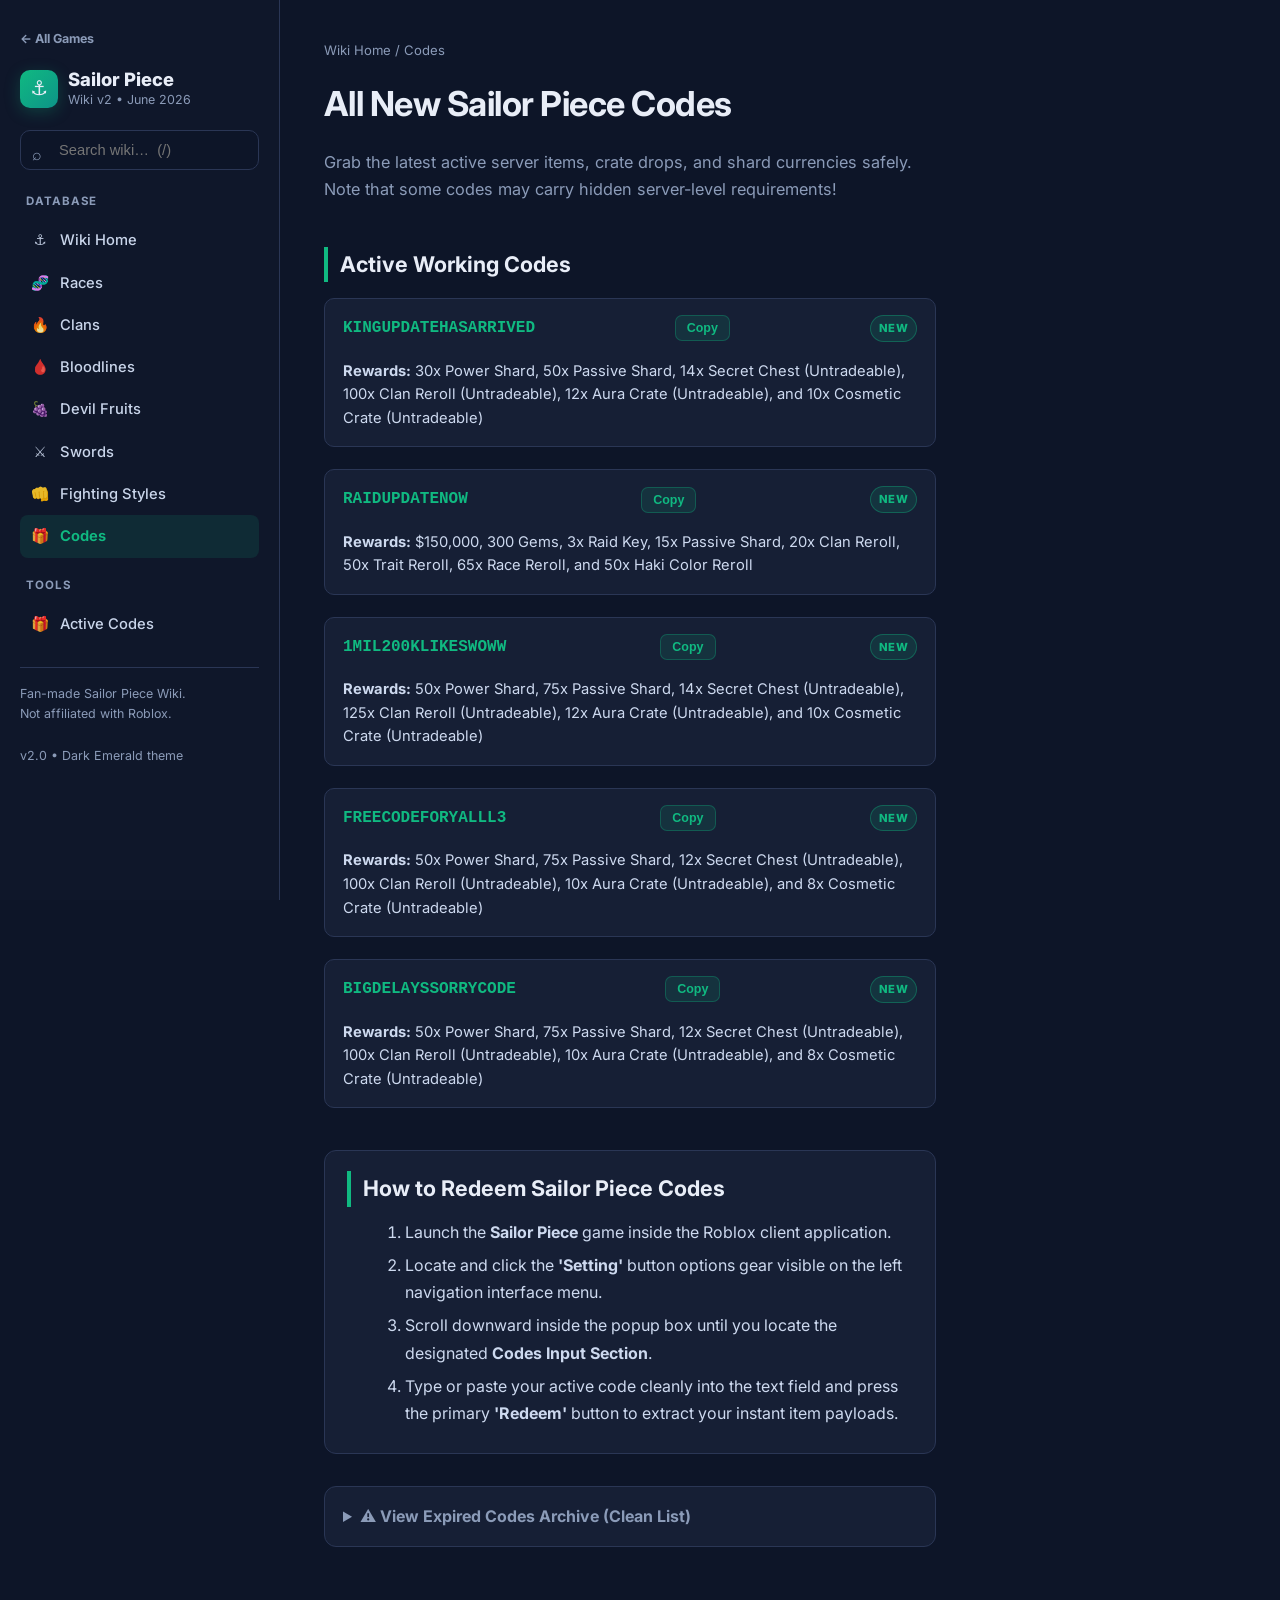
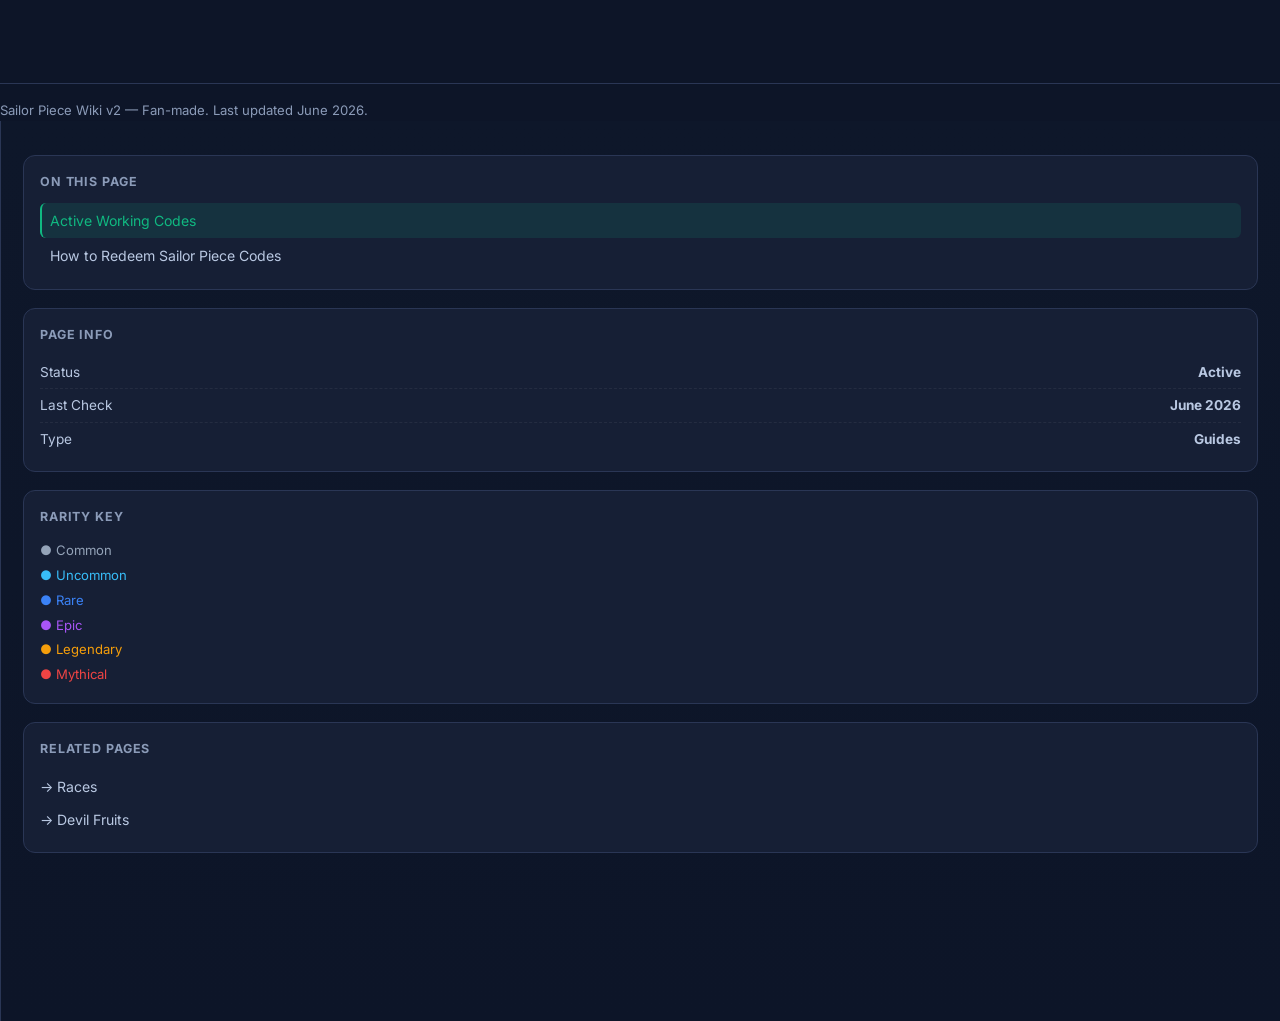
<file: games/sailor-piece/codes.html>
<!DOCTYPE html>
<html lang="en">
<head>
<meta charset="UTF-8">
<meta name="viewport" content="width=device-width, initial-scale=1.0">
<title>Sailor Piece Codes | Sailor Piece Wiki</title>
<link rel="preconnect" href="https://fonts.googleapis.com">
<link rel="preconnect" href="https://fonts.gstatic.com" crossorigin>
<link href="https://fonts.googleapis.com/css2?family=Inter:wght@400;500;600;700;800&display=swap" rel="stylesheet">
<link rel="stylesheet" href="assets/wiki.css">
</head>
<body>

<div class="topbar">
  <div class="brand">⚓ Sailor <span>Piece</span></div>
  <button id="sidebar-toggle">☰ Menu</button>
</div>

<div class="wiki-shell">
  <!-- LEFT -->
  <aside class="sidebar-left" id="sidebar-left">
    <a href="../../index.html" class="hub-back">← All Games</a>
    <a class="brand-box" href="index.html">
      <div class="brand-icon">⚓</div>
      <div><div class="brand-title">Sailor Piece</div><div class="brand-sub">Wiki v2 • June 2026</div></div>
    </a>

    <div class="search-wrap">
      <span class="search-icon">⌕</span>
      <input id="wiki-search" class="search-input" type="search" placeholder="Search wiki…  (/)" autocomplete="off">
      <div class="search-results" id="search-results"></div>
    </div>

    <div class="nav-group-label">Database</div>
    <ul class="nav-list">
      <li><a href="index.html"><span class="nav-ico">⚓</span>Wiki Home</a></li>
<li><a href="races.html"><span class="nav-ico">🧬</span>Races</a></li>
<li><a href="clans.html"><span class="nav-ico">🔥</span>Clans</a></li>
<li><a href="bloodlines.html"><span class="nav-ico">🩸</span>Bloodlines</a></li>
<li><a href="fruits.html"><span class="nav-ico">🍇</span>Devil Fruits</a></li>
<li><a href="swords.html"><span class="nav-ico">⚔️</span>Swords</a></li>
<li><a href="melee.html"><span class="nav-ico">👊</span>Fighting Styles</a></li>
<li><a href="codes.html" class="active"><span class="nav-ico">🎁</span>Codes</a></li>

    </ul>

    <div class="nav-group-label">Tools</div>
    <ul class="nav-list">
      <li><a href="codes.html"><span class="nav-ico">🎁</span>Active Codes</a></li>
    </ul>

    <div class="nav-footer">
      Fan-made Sailor Piece Wiki.<br>Not affiliated with Roblox.<br><br>
      v2.0 • Dark Emerald theme
    </div>
  </aside>

  <!-- MAIN -->
  <main class="main-col">
    <div class="breadcrumbs"><a href="index.html">Wiki Home</a> / Codes</div>
    <article class="article">
<h1>All New Sailor Piece Codes</h1>
        <p class="subtitle">Grab the latest active server items, crate drops, and shard currencies safely. Note that some codes may carry hidden server-level requirements!</p>

        <!-- Active Codes -->
        <h2 class="section-title">Active Working Codes</h2>
        <div class="code-list">

            <div class="code-card">
                <div class="code-header">
                    <span class="code-string">KINGUPDATEHASARRIVED</span>
                    <span class="badge-new">New</span>
                </div>
                <div class="code-rewards"><strong>Rewards:</strong> 30x Power Shard, 50x Passive Shard, 14x Secret Chest (Untradeable), 100x Clan Reroll (Untradeable), 12x Aura Crate (Untradeable), and 10x Cosmetic Crate (Untradeable)</div>
            </div>

            <div class="code-card">
                <div class="code-header">
                    <span class="code-string">RAIDUPDATENOW</span>
                    <span class="badge-new">New</span>
                </div>
                <div class="code-rewards"><strong>Rewards:</strong> $150,000, 300 Gems, 3x Raid Key, 15x Passive Shard, 20x Clan Reroll, 50x Trait Reroll, 65x Race Reroll, and 50x Haki Color Reroll</div>
            </div>

            <div class="code-card">
                <div class="code-header">
                    <span class="code-string">1MIL200KLIKESWOWW</span>
                    <span class="badge-new">New</span>
                </div>
                <div class="code-rewards"><strong>Rewards:</strong> 50x Power Shard, 75x Passive Shard, 14x Secret Chest (Untradeable), 125x Clan Reroll (Untradeable), 12x Aura Crate (Untradeable), and 10x Cosmetic Crate (Untradeable)</div>
            </div>

            <div class="code-card">
                <div class="code-header">
                    <span class="code-string">FREECODEFORYALLL3</span>
                    <span class="badge-new">New</span>
                </div>
                <div class="code-rewards"><strong>Rewards:</strong> 50x Power Shard, 75x Passive Shard, 12x Secret Chest (Untradeable), 100x Clan Reroll (Untradeable), 10x Aura Crate (Untradeable), and 8x Cosmetic Crate (Untradeable)</div>
            </div>

            <div class="code-card">
                <div class="code-header">
                    <span class="code-string">BIGDELAYSSORRYCODE</span>
                    <span class="badge-new">New</span>
                </div>
                <div class="code-rewards"><strong>Rewards:</strong> 50x Power Shard, 75x Passive Shard, 12x Secret Chest (Untradeable), 100x Clan Reroll (Untradeable), 10x Aura Crate (Untradeable), and 8x Cosmetic Crate (Untradeable)</div>
            </div>

        </div>

        <!-- How To Redeem Walkthrough -->
        <div class="redeem-card">
            <h2 class="section-title" style="margin: 0;">How to Redeem Sailor Piece Codes</h2>
            <ol class="redeem-steps">
                <li>Launch the <strong>Sailor Piece</strong> game inside the Roblox client application.</li>
                <li>Locate and click the <strong>'Setting'</strong> button options gear visible on the left navigation interface menu.</li>
                <li>Scroll downward inside the popup box until you locate the designated <strong>Codes Input Section</strong>.</li>
                <li>Type or paste your active code cleanly into the text field and press the primary <strong>'Redeem'</strong> button to extract your instant item payloads.</li>
            </ol>
        </div>

        <!-- Expired Codes Dropdown (UX Optimized to prevent text scroll fatigue) -->
        <div class="expired-container">
            <details>
                <summary>⚠️ View Expired Codes Archive (Clean List)</summary>
                <div class="expired-content">
                    <span class="expired-code-item">1BIL500MILVISITSTYSM</span> <span class="expired-code-item">FREECODEFORYALLL2</span> 
                    <span class="expired-code-item">SORRYFORRESTARTGUYSTPBUG2</span> <span class="expired-code-item">SORRYFORRESTARTGUYSTPBUG3</span> 
                    <span class="expired-code-item">SORRYFORRESTARTGUYSTPBUG</span> <span class="expired-code-item">MASTERY</span> <span class="expired-code-item">GHOULUPDATE</span> 
                    <span class="expired-code-item">SMALLDELAYCODESORRY</span> <span class="expired-code-item">FREECODEFORYALL</span> <span class="expired-code-item">BIGCONTENTUPDATESOON</span> 
                    <span class="expired-code-item">700KFAVSTY</span> <span class="expired-code-item">FREECODEHERE1</span> <span class="expired-code-item">HUGEUPDATEWWW</span> <span class="expired-code-item">RAIDS</span> 
                    <span class="expired-code-item">DELAYCODENR1</span> <span class="expired-code-item">DELAYCODENR2</span> <span class="expired-code-item">1B100MVISITS</span> <span class="expired-code-item">1B200MVISITS</span> 
                    <span class="expired-code-item">1B300MVISITS</span> <span class="expired-code-item">1M100KLIKESTYYY</span> <span class="expired-code-item">TYSMFOR400KFOLLOWONEVENT</span> 
                    <span class="expired-code-item">RAIDSOON</span> <span class="expired-code-item">2XLUCK</span> <span class="expired-code-item">CODEFORTHERESTARTSORRY3</span> 
                    <span class="expired-code-item">CODEFORTHERESTARTSORRY2</span> <span class="expired-code-item">TRADINGFIXEDHOPEFULLY</span> <span class="expired-code-item">SPECBUFFS</span> 
                    <span class="expired-code-item">CODEFORTHERESTARTSORRY</span> <span class="expired-code-item">SORRYFORTHETRADELOCKSS</span> <span class="expired-code-item">THEBIG1BVISITSTYYYYY</span> 
                    <span class="expired-code-item">1MLIKESWOAHHH</span> <span class="expired-code-item">ANTIMAGICUPDATE</span> <span class="expired-code-item">CRYSTALDEFENSE</span> <span class="expired-code-item">600KFAVORITES</span> 
                    <span class="expired-code-item">BIGUPDATENEXTSOONN</span> <span class="expired-code-item">TYFOR250KFOLLOWEVENT</span> <span class="expired-code-item">FIXINGTRADINGISSUESSOON</span> 
                    <span class="expired-code-item">RESTARTSORRYYYYYY</span> <span class="expired-code-item">THEOTHERFREECODEMB</span> <span class="expired-code-item">YETANOTHERFREECODE</span> 
                    <span class="expired-code-item">BUGFIXESCODES</span> <span class="expired-code-item">YETANOTHERFREECODE2</span> <span class="expired-code-item">500KFAVORITES</span> <span class="expired-code-item">900MVISITSTYSMM</span> 
                    <span class="expired-code-item">900KLIKESTYYY</span> <span class="expired-code-item">LASTRESTARTHOPEFULLY</span> <span class="expired-code-item">SORRYFORBADSEA2QUEST</span> 
                    <span class="expired-code-item">BIGGESTUPDATEYET</span> <span class="expired-code-item">SEA2FINALLY</span> <span class="expired-code-item">4SPECS</span> <span class="expired-code-item">SEABEASTS</span> 
                    <span class="expired-code-item">GOODFREECODE</span> <span class="expired-code-item">850MVISITSWOAHH</span> <span class="expired-code-item">MOREGOODFREECODE</span> 
                    <span class="expired-code-item">OVER800KFOLLOWINSANE</span> <span class="expired-code-item">VERYSORRYFORTHEDELAYGUYS</span> <span class="expired-code-item">ALOTOFNEWCONTENTSEA2</span> 
                    <span class="expired-code-item">1MMEMBERSTYSMGUYS</span> <span class="expired-code-item">800KLIKESTYSM</span> <span class="expired-code-item">700MVISITSWOWW</span> <span class="expired-code-item">SORRYFORTHESEISSUES</span> 
                    <span class="expired-code-item">SORRYFORTRADELOCK</span> <span class="expired-code-item">700KLIKESTYSM</span> <span class="expired-code-item">FREECODE</span> <span class="expired-code-item">500MVISITSWOAHH</span> 
                    <span class="expired-code-item">ICEQUEEN</span> <span class="expired-code-item">MINIUPDATEBIGONESOON</span> <span class="expired-code-item">600KLIKESTY</span> <span class="expired-code-item">400MVISITSWOAHH</span> 
                    <span class="expired-code-item">500KLIKESTY</span> <span class="expired-code-item">SORRYFORRESTARTONLYONETONIGHTT</span> <span class="expired-code-item">BIGGESTUPDATESEA2NEXT</span> 
                    <span class="expired-code-item">BIGGESTUPDATENEXT</span> <span class="expired-code-item">TYFOR115KFOLLOW</span> <span class="expired-code-item">MOONUPDATE</span> <span class="expired-code-item">SEA2NEXTUPDATE</span> 
                    <span class="expired-code-item">200MVISITS</span> <span class="expired-code-item">SORRYFORMANYRESTARTS</span> <span class="expired-code-item">SORRYFORALLTHEBUGSBUTBETTER</span> 
                    <span class="expired-code-item">SORRYFORALLTHEBUGSS</span> <span class="expired-code-item">MASSIVEUPDATE</span> <span class="expired-code-item">INFINITETOWER</span> <span class="expired-code-item">SEA2SOON</span> 
                    <span class="expired-code-item">175KFOLLOWSTYSM</span> <span class="expired-code-item">150MVISITS</span> <span class="expired-code-item">EIDMUBARAK</span> <span class="expired-code-item">ALTERUPDATE</span> 
                    <span class="expired-code-item">BIGGESTUPDATENEXT</span> <span class="expired-code-item">SMALLDELAYVERYSORRY</span> <span class="expired-code-item">45KFOLLOWSTYY</span> <span class="expired-code-item">HUGEUPDATEW</span> 
                    <span class="expired-code-item">3SPECS</span> <span class="expired-code-item">605KCCUINSANEMILESTONE</span> <span class="expired-code-item">590KCCUTYSMGUYS</span> <span class="expired-code-item">575KCCUWOWWWW</span> 
                    <span class="expired-code-item">560KCCUWEREINSANEE</span> <span class="expired-code-item">545KCCULETSGO</span> <span class="expired-code-item">INSANE530KCCUTYSM</span> 
                    <span class="expired-code-item">TYFOR515KCCU</span> <span class="expired-code-item">THEHUGE500KCCU</span> <span class="expired-code-item">TYFOR440KCCU</span> <span class="expired-code-item">WOAHHH455KCCU</span> 
                    <span class="expired-code-item">470KCCUISCRAZY</span> <span class="expired-code-item">485KCCUTYSMMM</span> <span class="expired-code-item">425KCCUYAY</span> <span class="expired-code-item">INSANE410KCCU</span> 
                    <span class="expired-code-item">380KCCUSOCRAZY</span> <span class="expired-code-item">365KCCUOP</span> <span class="expired-code-item">350KCCUINSANEE</span> <span class="expired-code-item">335KCCUTYSM</span> 
                    <span class="expired-code-item">320KCCUWOW</span> <span class="expired-code-item">290KCCUSOMUCH</span> <span class="expired-code-item">305KCCUTYSMGUYS</span> <span class="expired-code-item">275KCCUOMG</span> 
                    <span class="expired-code-item">260KCCUINSANE</span> <span class="expired-code-item">245KCCUGETTINGTOOCRAZY</span> <span class="expired-code-item">230KCCUYALLTHEBEST</span> 
                    <span class="expired-code-item">TYFOR215KCCU</span> <span class="expired-code-item">TYFOR170KCCUWOW</span> <span class="expired-code-item">INSANE180KCCU</span> <span class="expired-code-item">OMG190KCCU</span> 
                    <span class="expired-code-item">THEBIG200KCCUTYSM</span> <span class="expired-code-item">HOGFRAGBUGSORRY</span> <span class="expired-code-item">OP160KCCUWOW</span> <span class="expired-code-item">TYFOR130KCCU</span> 
                    <span class="expired-code-item">TYFOR140KCCUILY</span> <span class="expired-code-item">THEINSANE150KCCU</span> <span class="expired-code-item">INSANE110KCCUFR</span> <span class="expired-code-item">BEST120KCCU</span> 
                    <span class="expired-code-item">THEBIG100KOMG</span> <span class="expired-code-item">TY90KCCUWWWWW</span> <span class="expired-code-item">95KCCUSOCLOSE</span> <span class="expired-code-item">85KCCUABSURD</span> 
                    <span class="expired-code-item">TY80KCCUWOWWW</span> <span class="expired-code-item">75KCCUWOAH</span> <span class="expired-code-item">SORRYFORRESTARTS</span> <span class="expired-code-item">SORRYFOR1HDELAY</span> 
                    <span class="expired-code-item">30KFOLLOWTY</span> <span class="expired-code-item">30MVISITS</span> <span class="expired-code-item">SORRYSUDDENRESTART</span> <span class="expired-code-item">BADISSUESSORRY</span> 
                    <span class="expired-code-item">BOSSRUSH</span> <span class="expired-code-item">VERYBIGUPDATESOON</span> <span class="expired-code-item">SINOFPRIDE</span> <span class="expired-code-item">15KFOLLOWTY</span> 
                    <span class="expired-code-item">ROGUEALLIES</span> <span class="expired-code-item">RUSHKEYCODE</span> <span class="expired-code-item">65KCCUWOWW</span> <span class="expired-code-item">INSANE60KCCU</span> 
                    <span class="expired-code-item">55KCCUWOWW</span> <span class="expired-code-item">INSANE50KCCU</span> <span class="expired-code-item">40KCCUWILD</span> <span class="expired-code-item">35KCCUWOW</span> 
                    <span class="expired-code-item">30KCCU</span> <span class="expired-code-item">25KCCU</span> <span class="expired-code-item">UPD5</span> <span class="expired-code-item">7.5KFOLLOWTY</span> <span class="expired-code-item">10KFOLLOWTY</span> 
                    <span class="expired-code-item">12.5KFOLLOWTY</span> <span class="expired-code-item">ROGUE</span> <span class="expired-code-item">TYFOR10KCCU</span> <span class="expired-code-item">SORRYFORMOREISSUES</span> 
                    <span class="expired-code-item">UPD4.5</span> <span class="expired-code-item">GILGAGOAT</span> <span class="expired-code-item">5KFOLLOWSAGAINTY</span> <span class="expired-code-item">HUGEUPDATESOONFR</span> 
                    <span class="expired-code-item">VALENTINEEVENT</span> <span class="expired-code-item">BIGUPDATEFR</span> <span class="expired-code-item">UPD4</span> <span class="expired-code-item">25KLIKES</span> 
                    <span class="expired-code-item">5KFOLLOWS</span> <span class="expired-code-item">UPD3.5</span> <span class="expired-code-item">MOREBLEACH</span> <span class="expired-code-item">CONQHAKIQUESTFIXEDHOPEFULLY</span> 
                    <span class="expired-code-item">SORRYFORTHEBUG</span> <span class="expired-code-item">SORRYFORMORERESTART</span> <span class="expired-code-item">BETTERCODEHERE</span> 
                    <span class="expired-code-item">HUGEUPDATESOON</span> <span class="expired-code-item">UPDATE3</span> <span class="expired-code-item">BIGJJK</span> <span class="expired-code-item">MOREQOL</span> <span class="expired-code-item">DUNGEONSHOP</span> 
                    <span class="expired-code-item">SORRYFORSMALLDELAY</span> <span class="expired-code-item">LOWERSPAWNTIME</span> <span class="expired-code-item">SorryforBadBug</span> 
                    <span class="expired-code-item">20KLIKES</span> <span class="expired-code-item">SORRYFORMANYRESTART</span> <span class="expired-code-item">UPDATE2.5</span> <span class="expired-code-item">3MVISITS</span> 
                    <span class="expired-code-item">SORRYFORBUGS</span> <span class="expired-code-item">5KCCU</span> <span class="expired-code-item">UPDATE2</span> <span class="expired-code-item">DUNGEONS</span> <span class="expired-code-item">20KMEMBERS</span> 
                    <span class="expired-code-item">DELAYSORRY</span> <span class="expired-code-item">2MVISITS</span> <span class="expired-code-item">15KLIKES</span> <span class="expired-code-item">BIGUPDATESOON</span> 
                    <span class="expired-code-item">SORRYFORTHEDELAY</span> <span class="expired-code-item">15KMEMBERS</span> <span class="expired-code-item">10KLIKES</span> <span class="expired-code-item">QOLUPDATE</span> 
                    <span class="expired-code-item">UPDATE1</span> <span class="expired-code-item">ARTIFACTS</span> <span class="expired-code-item">SORRYFORQUEST</span> <span class="expired-code-item">QOLUPDATEVERYSOON</span> 
                    <span class="expired-code-item">MANYRESTARTS</span> <span class="expired-code-item">5KLIKES</span> <span class="expired-code-item">DELAYSORRY</span> <span class="expired-code-item">500KVISITS</span> 
                    <span class="expired-code-item">4KLIKES</span> <span class="expired-code-item">200KVISITS</span> <span class="expired-code-item">10KMEMBERS</span> <span class="expired-code-item">TRAITS</span> 
                    <span class="expired-code-item">3000CCU</span> <span class="expired-code-item">3KLIKES</span> <span class="expired-code-item">QUESTBUGFIXSORRY</span> <span class="expired-code-item">UPDATE0.5</span> 
                    <span class="expired-code-item">NEWYEAR</span> <span class="expired-code-item">CHRISTMAS</span> <span class="expired-code-item">RELEASEd</span>
                </div>
            </details>
        </div>
    </div>
    </article>
    <footer style="margin-top:56px; color: var(--muted); font-size:.82rem; border-top:1px solid var(--border); padding-top:16px">
      Sailor Piece Wiki v2 — Fan-made. Last updated June 2026.
    </footer>
  </main>

  <!-- RIGHT -->
  <aside class="sidebar-right">
    <div class="right-card">
      <h4>On this page</h4>
      <ul class="toc-list" id="toc-list"><li style="color:var(--muted);font-size:.85rem">Loading…</li></ul>
    </div>

    <div class="right-card">
      <h4>Page Info</h4>
      <div class="right-kv">
        <div><span>Status</span><strong>Active</strong></div><div><span>Last Check</span><strong>June 2026</strong></div><div><span>Type</span><strong>Guides</strong></div>
      </div>
    </div>

    <div class="right-card">
      <h4>Rarity Key</h4>
      <div style="font-size:.82rem; line-height:1.9; color:#b9c8e2">
        <span style="color:var(--common)">● Common</span><br>
        <span style="color:var(--uncommon)">● Uncommon</span><br>
        <span style="color:var(--rare)">● Rare</span><br>
        <span style="color:var(--epic)">● Epic</span><br>
        <span style="color:var(--legendary)">● Legendary</span><br>
        <span style="color:var(--mythical)">● Mythical</span>
      </div>
    </div>

    <div class="right-card">
      <h4>Related Pages</h4>
      <ul class="related-links">
        <li><a href="races.html">→ Races</a></li><li><a href="fruits.html">→ Devil Fruits</a></li>
      </ul>
    </div>
  </aside>
</div>

<script src="assets/wiki.js"></script>
</body>
</html>
</file>
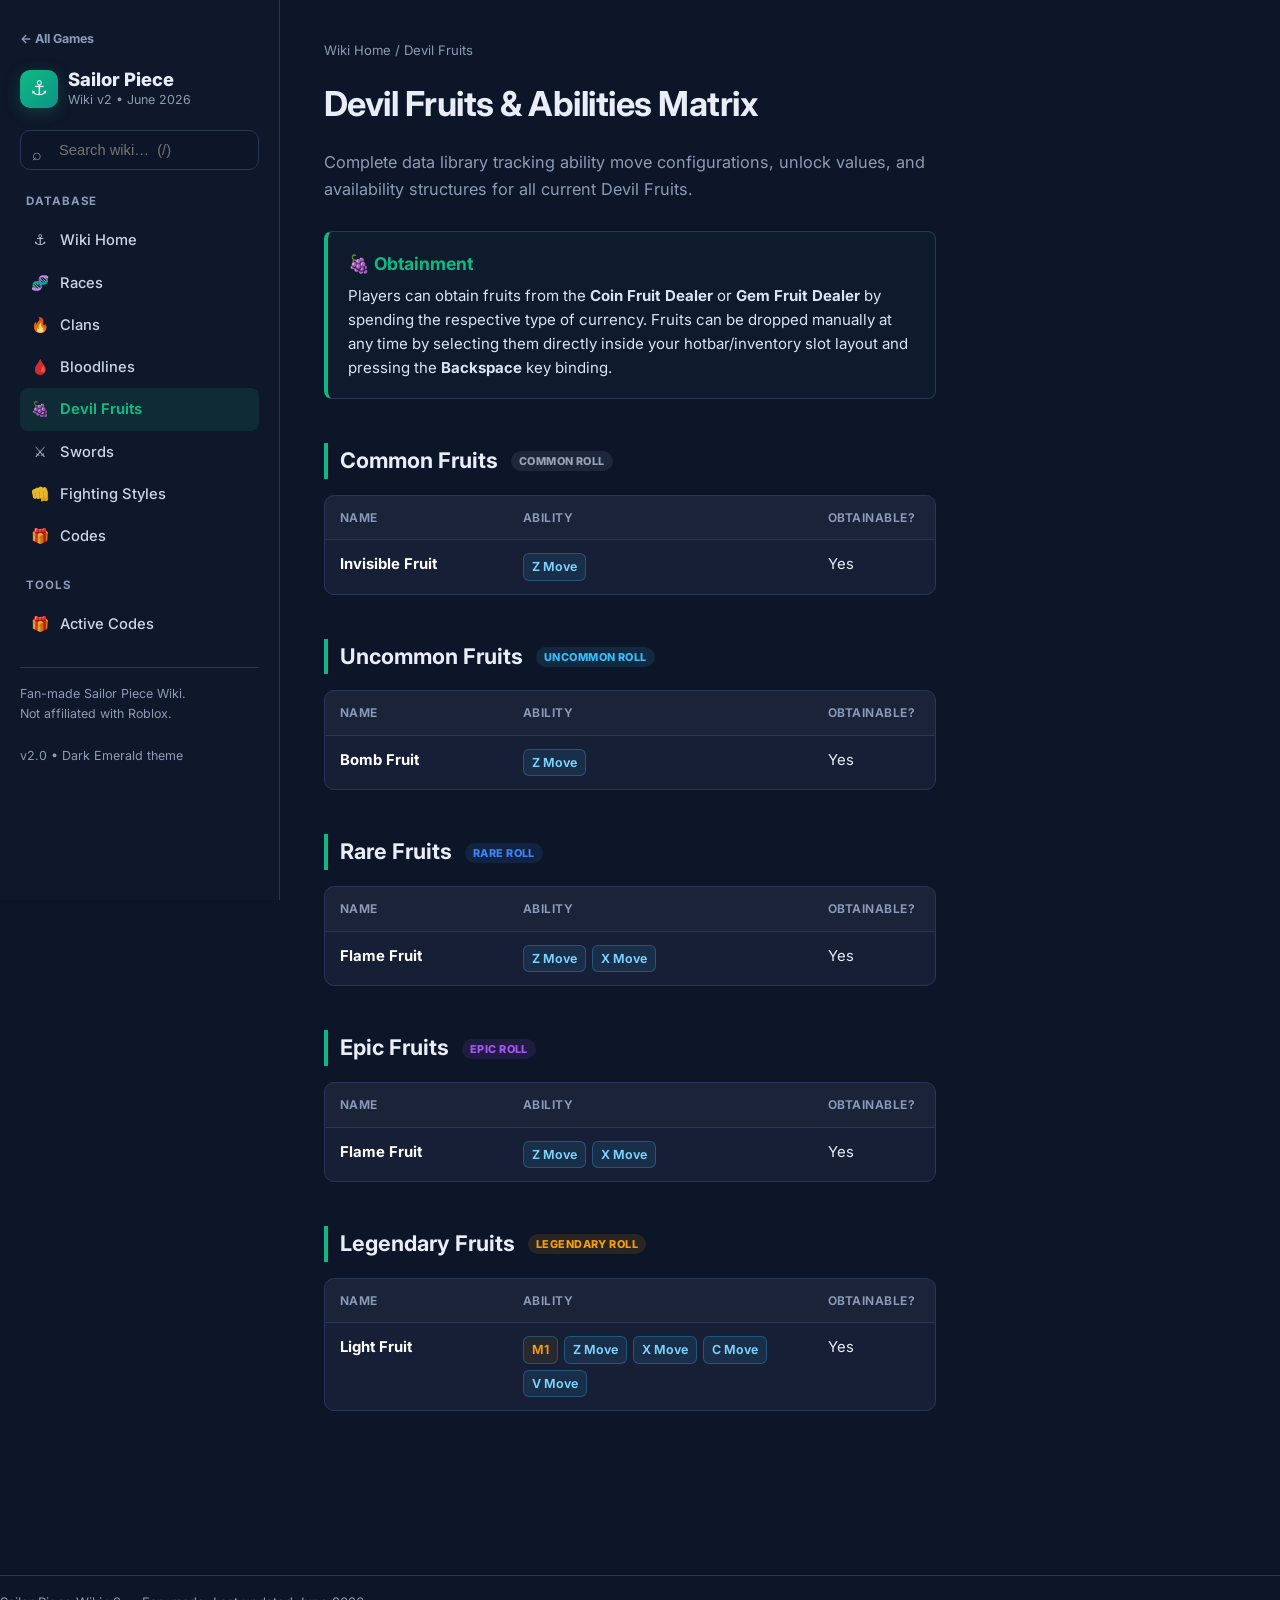
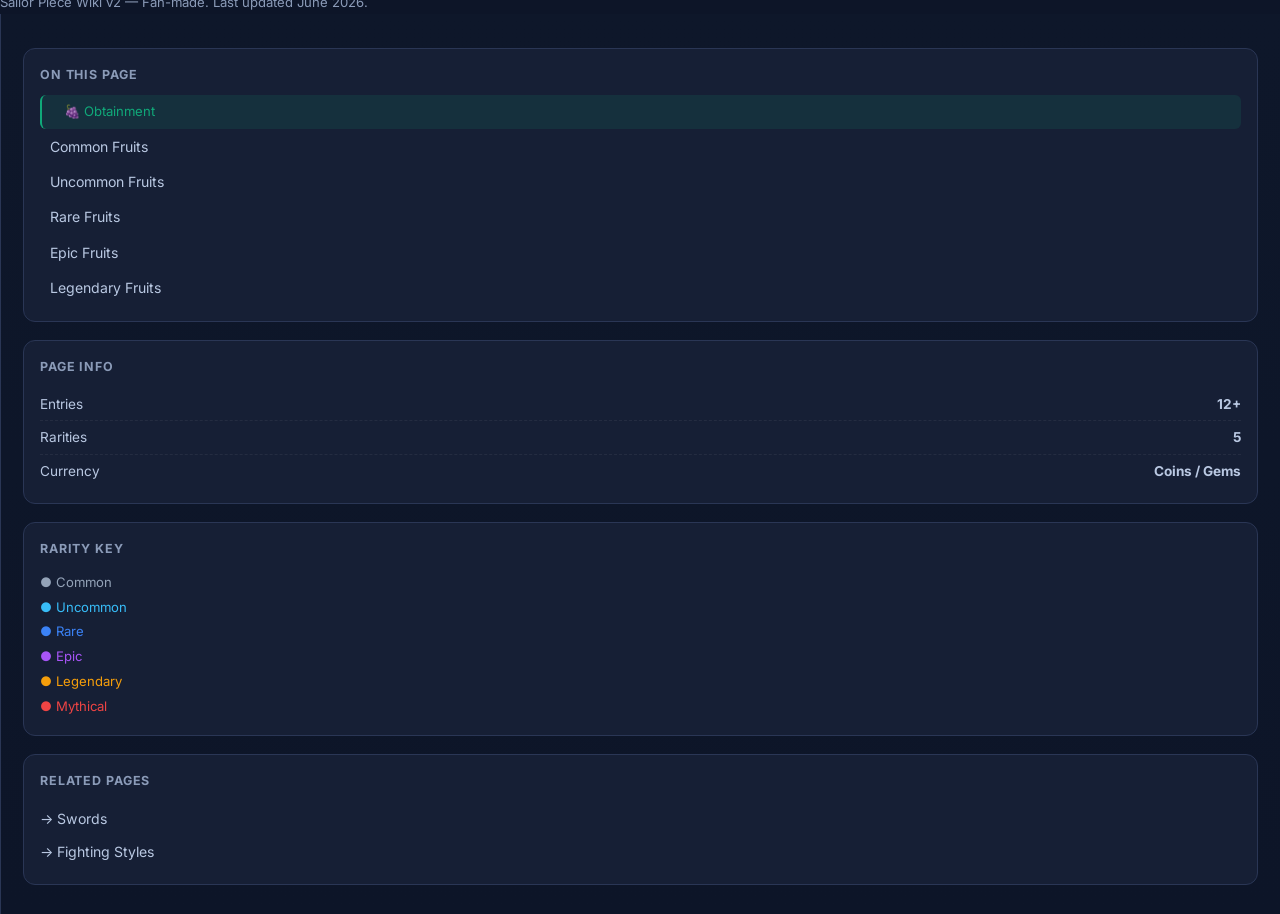
<file: games/sailor-piece/fruits.html>
<!DOCTYPE html>
<html lang="en">
<head>
<meta charset="UTF-8">
<meta name="viewport" content="width=device-width, initial-scale=1.0">
<title>Devil Fruits & Abilities Matrix | Sailor Piece Wiki</title>
<link rel="preconnect" href="https://fonts.googleapis.com">
<link rel="preconnect" href="https://fonts.gstatic.com" crossorigin>
<link href="https://fonts.googleapis.com/css2?family=Inter:wght@400;500;600;700;800&display=swap" rel="stylesheet">
<link rel="stylesheet" href="assets/wiki.css">
</head>
<body>

<div class="topbar">
  <div class="brand">⚓ Sailor <span>Piece</span></div>
  <button id="sidebar-toggle">☰ Menu</button>
</div>

<div class="wiki-shell">
  <!-- LEFT -->
  <aside class="sidebar-left" id="sidebar-left">
    <a href="../../index.html" class="hub-back">← All Games</a>
    <a class="brand-box" href="index.html">
      <div class="brand-icon">⚓</div>
      <div><div class="brand-title">Sailor Piece</div><div class="brand-sub">Wiki v2 • June 2026</div></div>
    </a>

    <div class="search-wrap">
      <span class="search-icon">⌕</span>
      <input id="wiki-search" class="search-input" type="search" placeholder="Search wiki…  (/)" autocomplete="off">
      <div class="search-results" id="search-results"></div>
    </div>

    <div class="nav-group-label">Database</div>
    <ul class="nav-list">
      <li><a href="index.html"><span class="nav-ico">⚓</span>Wiki Home</a></li>
<li><a href="races.html"><span class="nav-ico">🧬</span>Races</a></li>
<li><a href="clans.html"><span class="nav-ico">🔥</span>Clans</a></li>
<li><a href="bloodlines.html"><span class="nav-ico">🩸</span>Bloodlines</a></li>
<li><a href="fruits.html" class="active"><span class="nav-ico">🍇</span>Devil Fruits</a></li>
<li><a href="swords.html"><span class="nav-ico">⚔️</span>Swords</a></li>
<li><a href="melee.html"><span class="nav-ico">👊</span>Fighting Styles</a></li>
<li><a href="codes.html"><span class="nav-ico">🎁</span>Codes</a></li>

    </ul>

    <div class="nav-group-label">Tools</div>
    <ul class="nav-list">
      <li><a href="codes.html"><span class="nav-ico">🎁</span>Active Codes</a></li>
    </ul>

    <div class="nav-footer">
      Fan-made Sailor Piece Wiki.<br>Not affiliated with Roblox.<br><br>
      v2.0 • Dark Emerald theme
    </div>
  </aside>

  <!-- MAIN -->
  <main class="main-col">
    <div class="breadcrumbs"><a href="index.html">Wiki Home</a> / Devil Fruits</div>
    <article class="article">
<h1>Devil Fruits & Abilities Matrix</h1>
        <p class="subtitle">Complete data library tracking ability move configurations, unlock values, and availability structures for all current Devil Fruits.</p>

        <!-- Obtainment Rules Block Section -->
        <div class="obtainment-card">
            <h3>🍇 Obtainment</h3>
            <p>Players can obtain fruits from the <strong>Coin Fruit Dealer</strong> or <strong>Gem Fruit Dealer</strong> by spending the respective type of currency. Fruits can be dropped manually at any time by selecting them directly inside your hotbar/inventory slot layout and pressing the <strong>Backspace</strong> key binding.</p>
        </div>

        <!-- Common Fruits -->
        <h2 class="section-title">Common Fruits <span class="rarity-badge badge-common">Common Roll</span></h2>
        <table class="db-table">
            <thead>
                <tr>
                    <th style="width: 30%;">Name</th>
                    <th style="width: 50%;">Ability</th>
                    <th style="width: 20%;">Obtainable?</th>
                </tr>
            </thead>
            <tbody>
                <tr>
                    <td class="fruit-name">Invisible Fruit</td>
                    <td>
                        <div class="move-tag-list">
                            <span class="move-tag">Z Move</span>
                        </div>
                    </td>
                    <td class="obtainable-yes">Yes</td>
                </tr>
            </tbody>
        </table>

        <!-- Uncommon Fruits -->
        <h2 class="section-title">Uncommon Fruits <span class="rarity-badge badge-uncommon">Uncommon Roll</span></h2>
        <table class="db-table">
            <thead>
                <tr>
                    <th style="width: 30%;">Name</th>
                    <th style="width: 50%;">Ability</th>
                    <th style="width: 20%;">Obtainable?</th>
                </tr>
            </thead>
            <tbody>
                <tr>
                    <td class="fruit-name">Bomb Fruit</td>
                    <td>
                        <div class="move-tag-list">
                            <span class="move-tag">Z Move</span>
                        </div>
                    </td>
                    <td class="obtainable-yes">Yes</td>
                </tr>
            </tbody>
        </table>

        <!-- Rare Fruits -->
        <h2 class="section-title">Rare Fruits <span class="rarity-badge badge-rare">Rare Roll</span></h2>
        <table class="db-table">
            <thead>
                <tr>
                    <th style="width: 30%;">Name</th>
                    <th style="width: 50%;">Ability</th>
                    <th style="width: 20%;">Obtainable?</th>
                </tr>
            </thead>
            <tbody>
                <tr>
                    <td class="fruit-name">Flame Fruit</td>
                    <td>
                        <div class="move-tag-list">
                            <span class="move-tag">Z Move</span>
                            <span class="move-tag">X Move</span>
                        </div>
                    </td>
                    <td class="obtainable-yes">Yes</td>
                </tr>
            </tbody>
        </table>

        <!-- Epic Fruits -->
        <h2 class="section-title">Epic Fruits <span class="rarity-badge badge-epic">Epic Roll</span></h2>
        <table class="db-table">
            <thead>
                <tr>
                    <th style="width: 30%;">Name</th>
                    <th style="width: 50%;">Ability</th>
                    <th style="width: 20%;">Obtainable?</th>
                </tr>
            </thead>
            <tbody>
                <tr>
                    <td class="fruit-name">Flame Fruit</td>
                    <td>
                        <div class="move-tag-list">
                            <span class="move-tag">Z Move</span>
                            <span class="move-tag">X Move</span>
                        </div>
                    </td>
                    <td class="obtainable-yes">Yes</td>
                </tr>
            </tbody>
        </table>

        <!-- Legendary Fruits -->
        <h2 class="section-title">Legendary Fruits <span class="rarity-badge badge-legendary">Legendary Roll</span></h2>
        <table class="db-table">
            <thead>
                <tr>
                    <th style="width: 30%;">Name</th>
                    <th style="width: 50%;">Ability</th>
                    <th style="width: 20%;">Obtainable?</th>
                </tr>
            </thead>
            <tbody>
                <tr>
                    <td class="fruit-name">Light Fruit</td>
                    <td>
                        <div class="move-tag-list">
                            <span class="move-tag" style="color: #f59e0b; background: rgba(245, 158, 11, 0.08);">M1</span>
                            <span class="move-tag">Z Move</span>
                            <span class="move-tag">X Move</span>
                            <span class="move-tag">C Move</span>
                            <span class="move-tag">V Move</span>
                        </div>
                    </td>
                    <td class="obtainable-yes">Yes</td>
                </tr>
            </tbody>
        </table>
    </div>
    </article>
    <footer style="margin-top:56px; color: var(--muted); font-size:.82rem; border-top:1px solid var(--border); padding-top:16px">
      Sailor Piece Wiki v2 — Fan-made. Last updated June 2026.
    </footer>
  </main>

  <!-- RIGHT -->
  <aside class="sidebar-right">
    <div class="right-card">
      <h4>On this page</h4>
      <ul class="toc-list" id="toc-list"><li style="color:var(--muted);font-size:.85rem">Loading…</li></ul>
    </div>

    <div class="right-card">
      <h4>Page Info</h4>
      <div class="right-kv">
        <div><span>Entries</span><strong>12+</strong></div><div><span>Rarities</span><strong>5</strong></div><div><span>Currency</span><strong>Coins / Gems</strong></div>
      </div>
    </div>

    <div class="right-card">
      <h4>Rarity Key</h4>
      <div style="font-size:.82rem; line-height:1.9; color:#b9c8e2">
        <span style="color:var(--common)">● Common</span><br>
        <span style="color:var(--uncommon)">● Uncommon</span><br>
        <span style="color:var(--rare)">● Rare</span><br>
        <span style="color:var(--epic)">● Epic</span><br>
        <span style="color:var(--legendary)">● Legendary</span><br>
        <span style="color:var(--mythical)">● Mythical</span>
      </div>
    </div>

    <div class="right-card">
      <h4>Related Pages</h4>
      <ul class="related-links">
        <li><a href="swords.html">→ Swords</a></li><li><a href="melee.html">→ Fighting Styles</a></li>
      </ul>
    </div>
  </aside>
</div>

<script src="assets/wiki.js"></script>
</body>
</html>
</file>
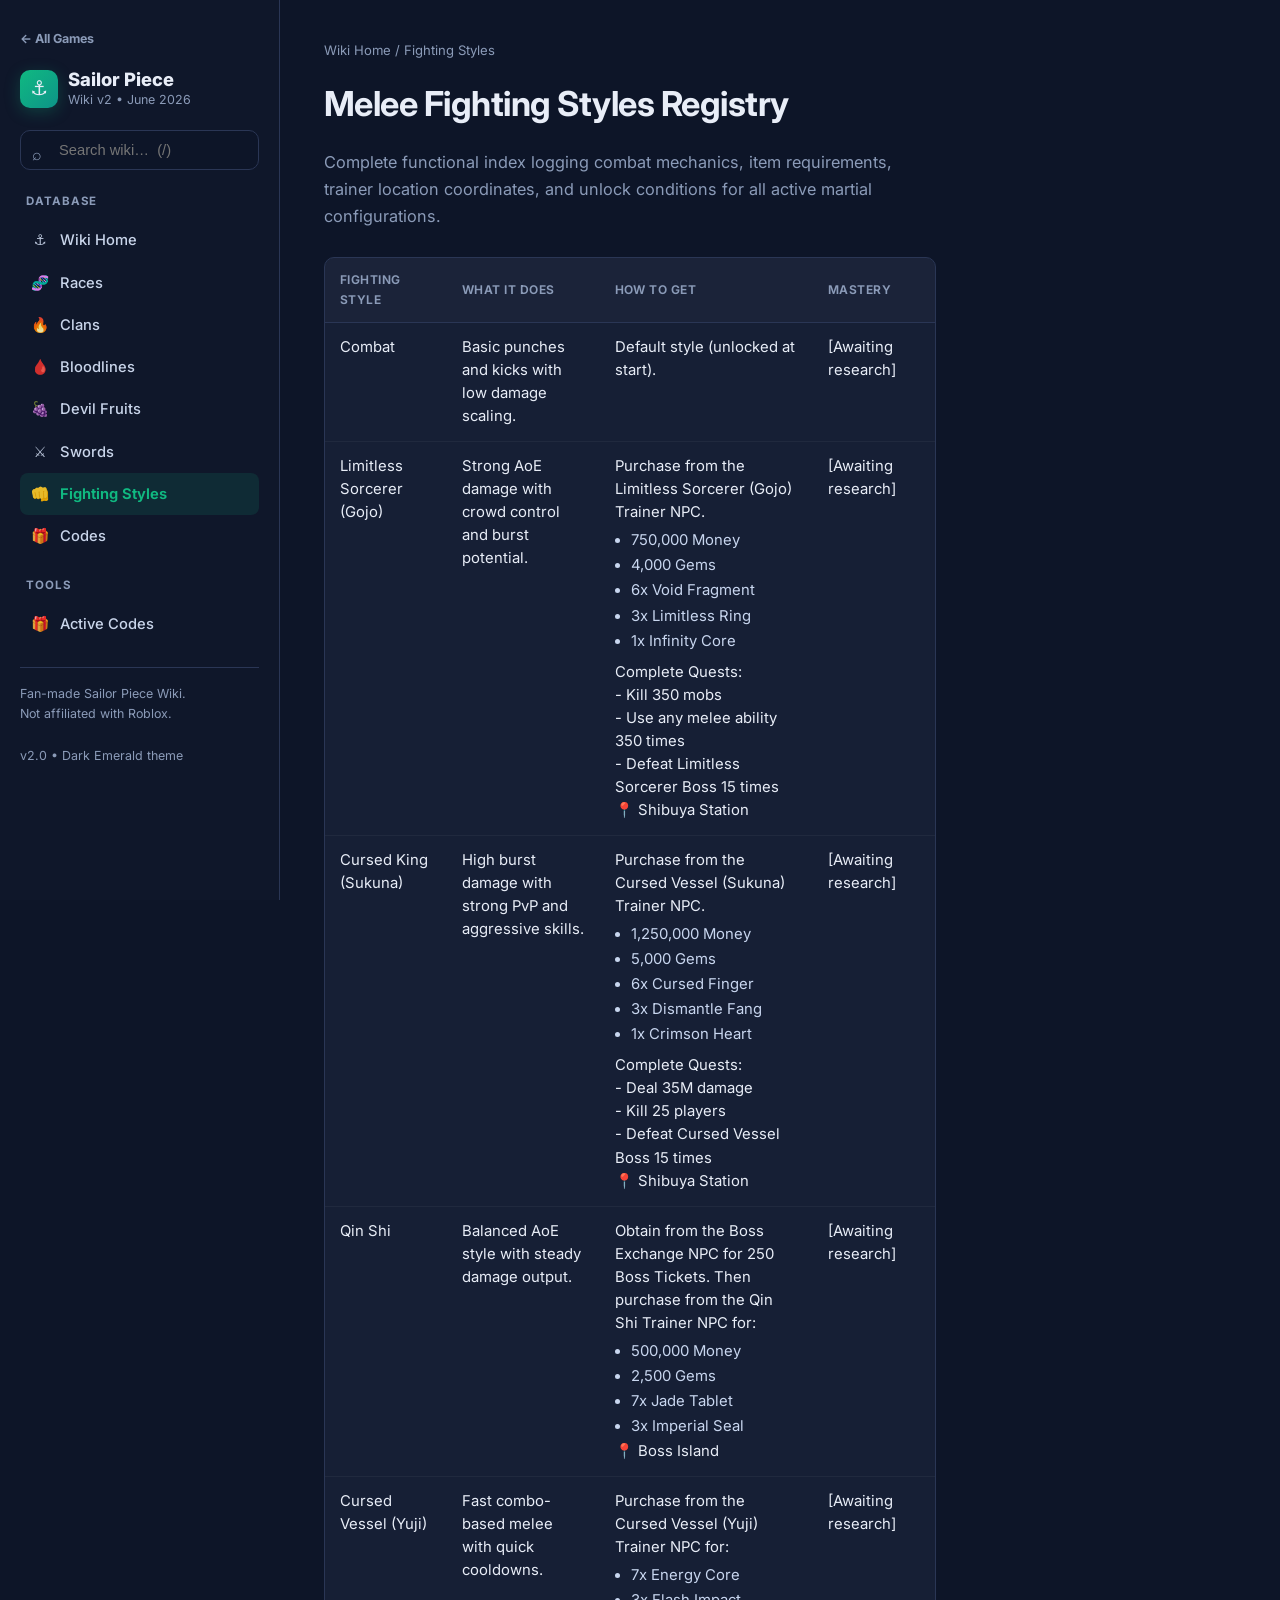
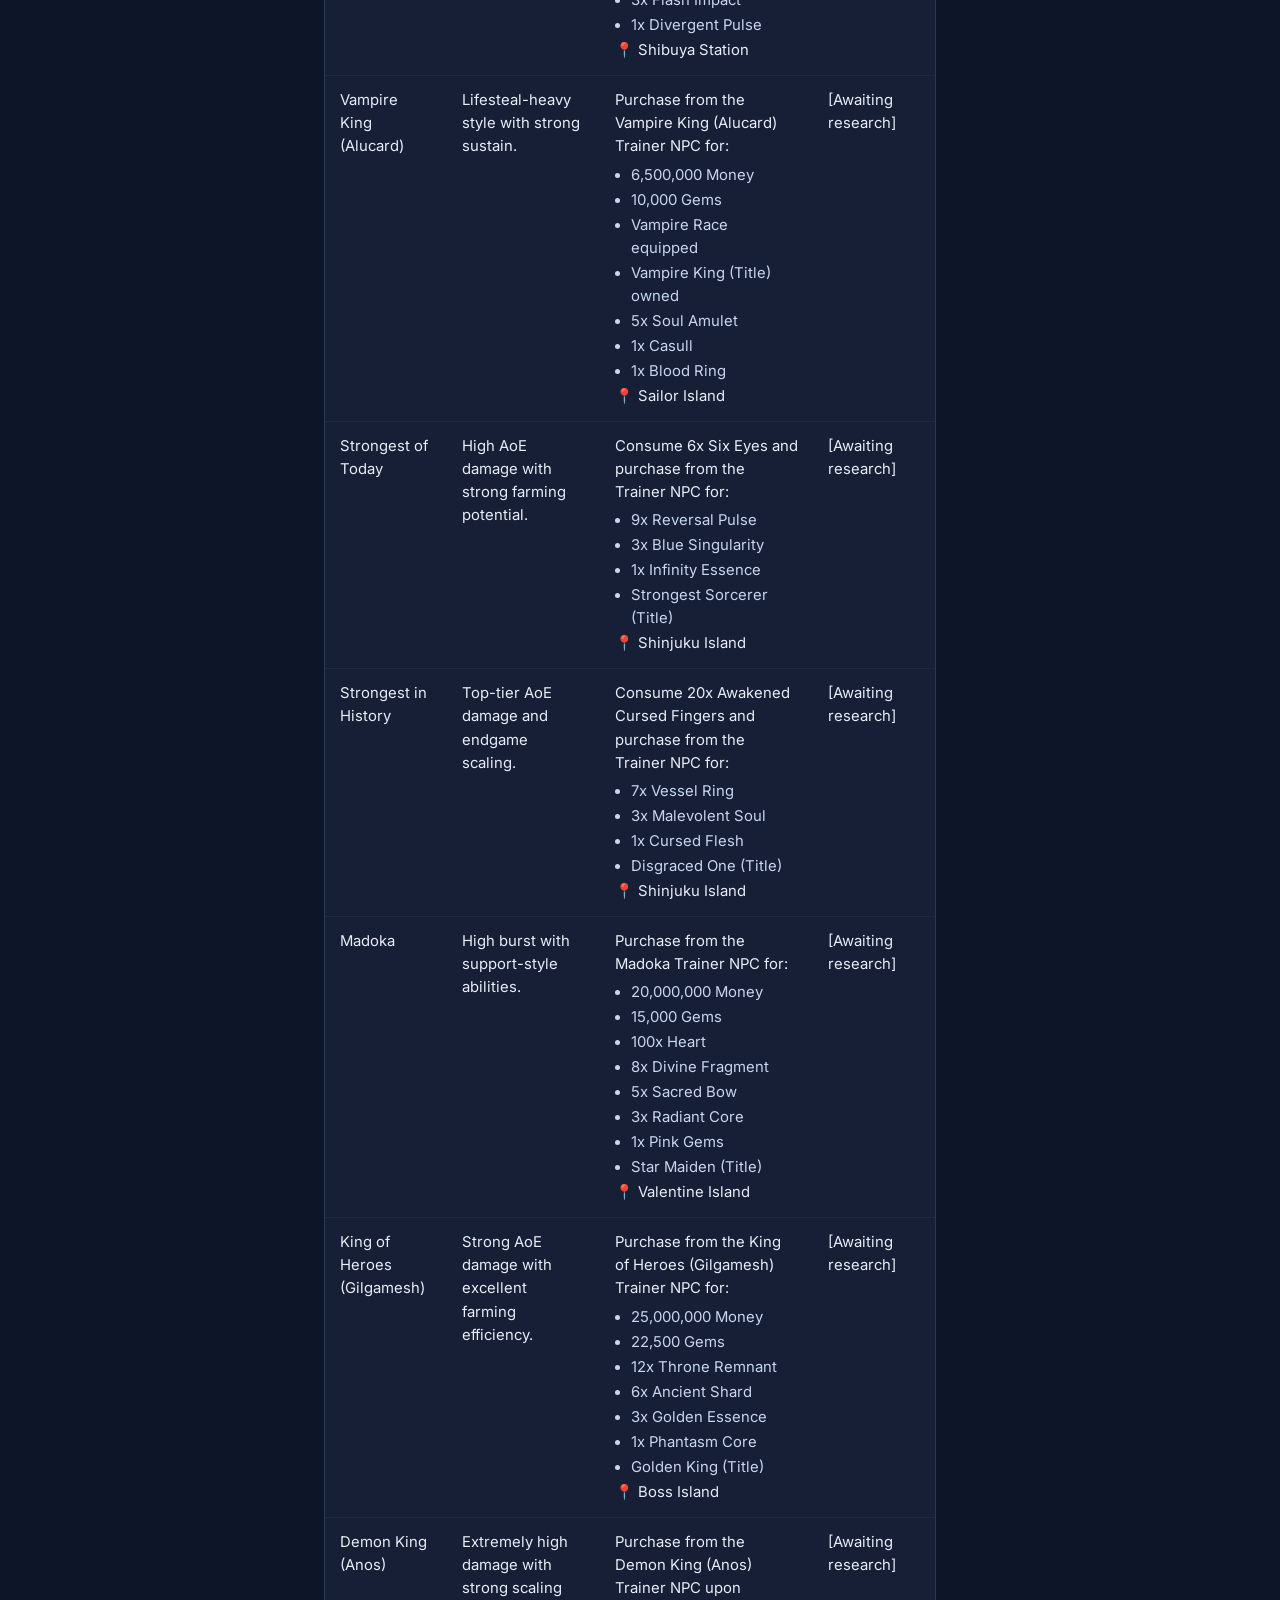
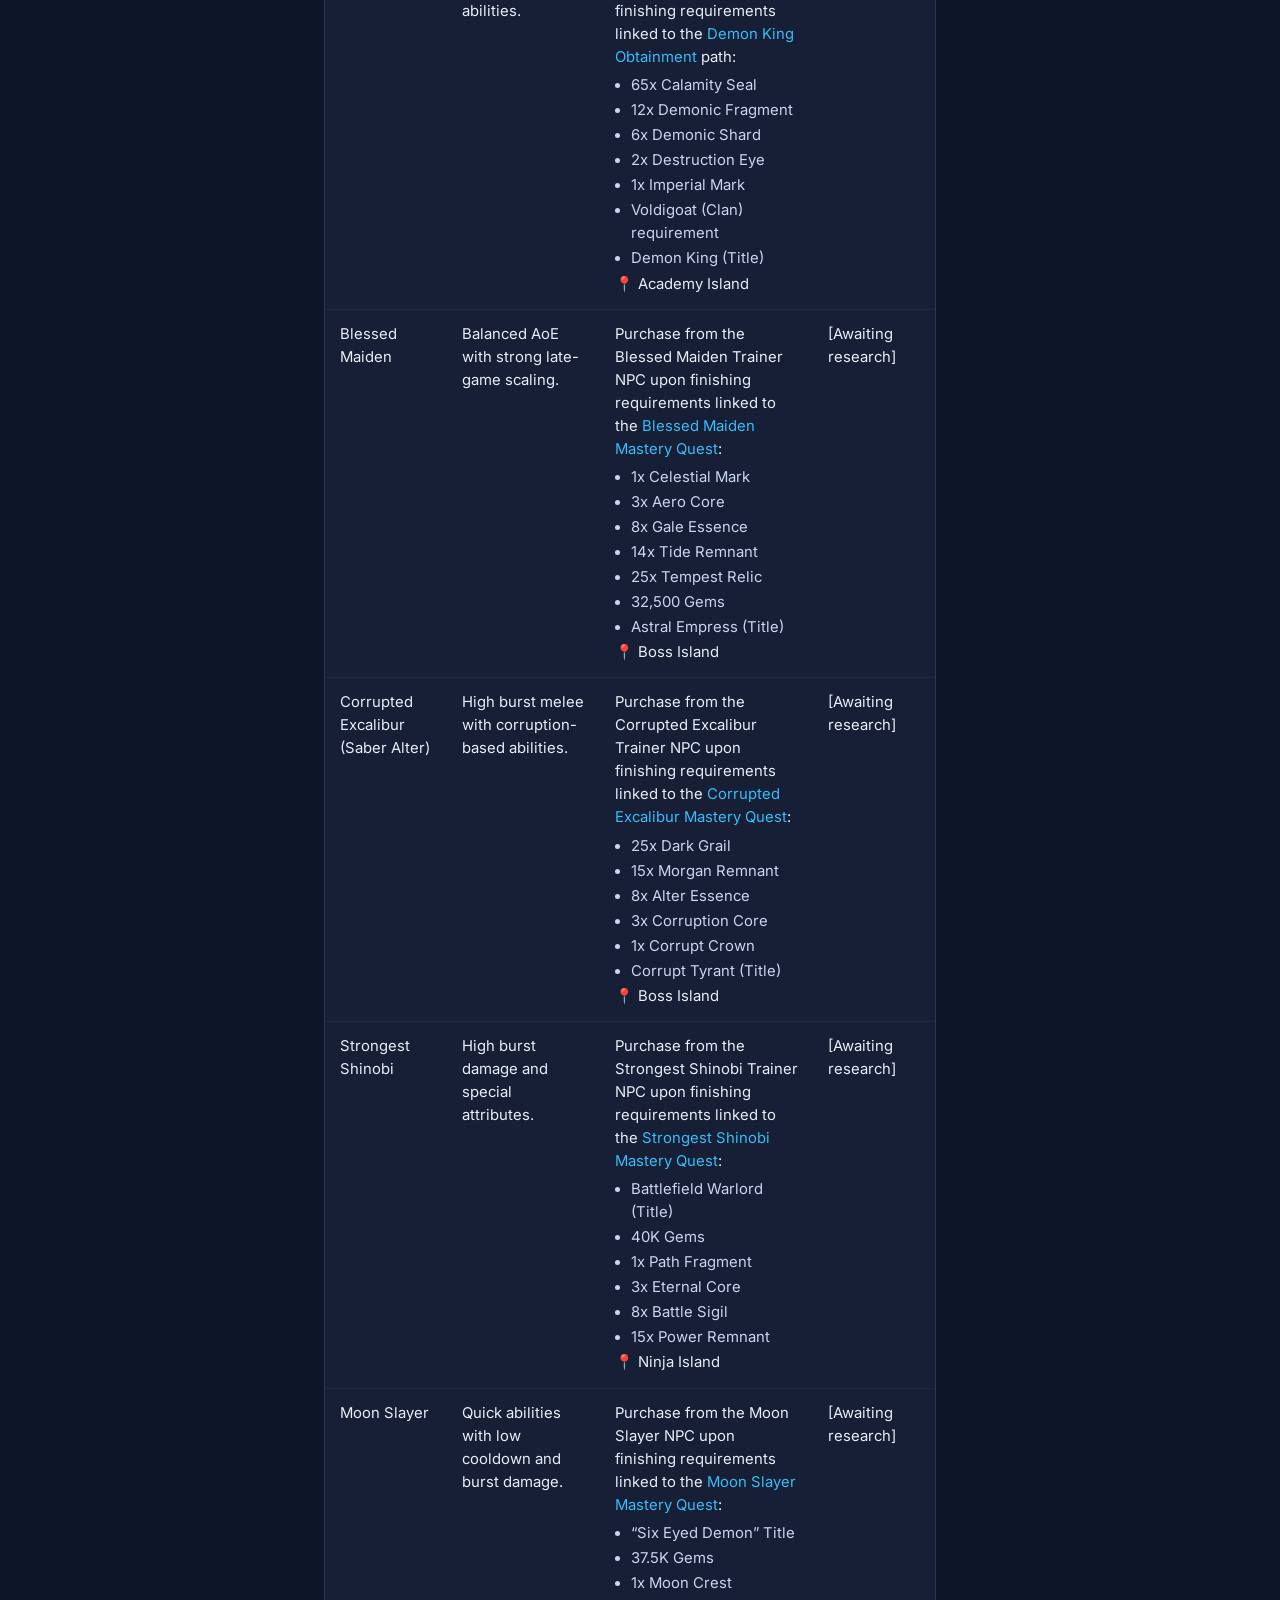
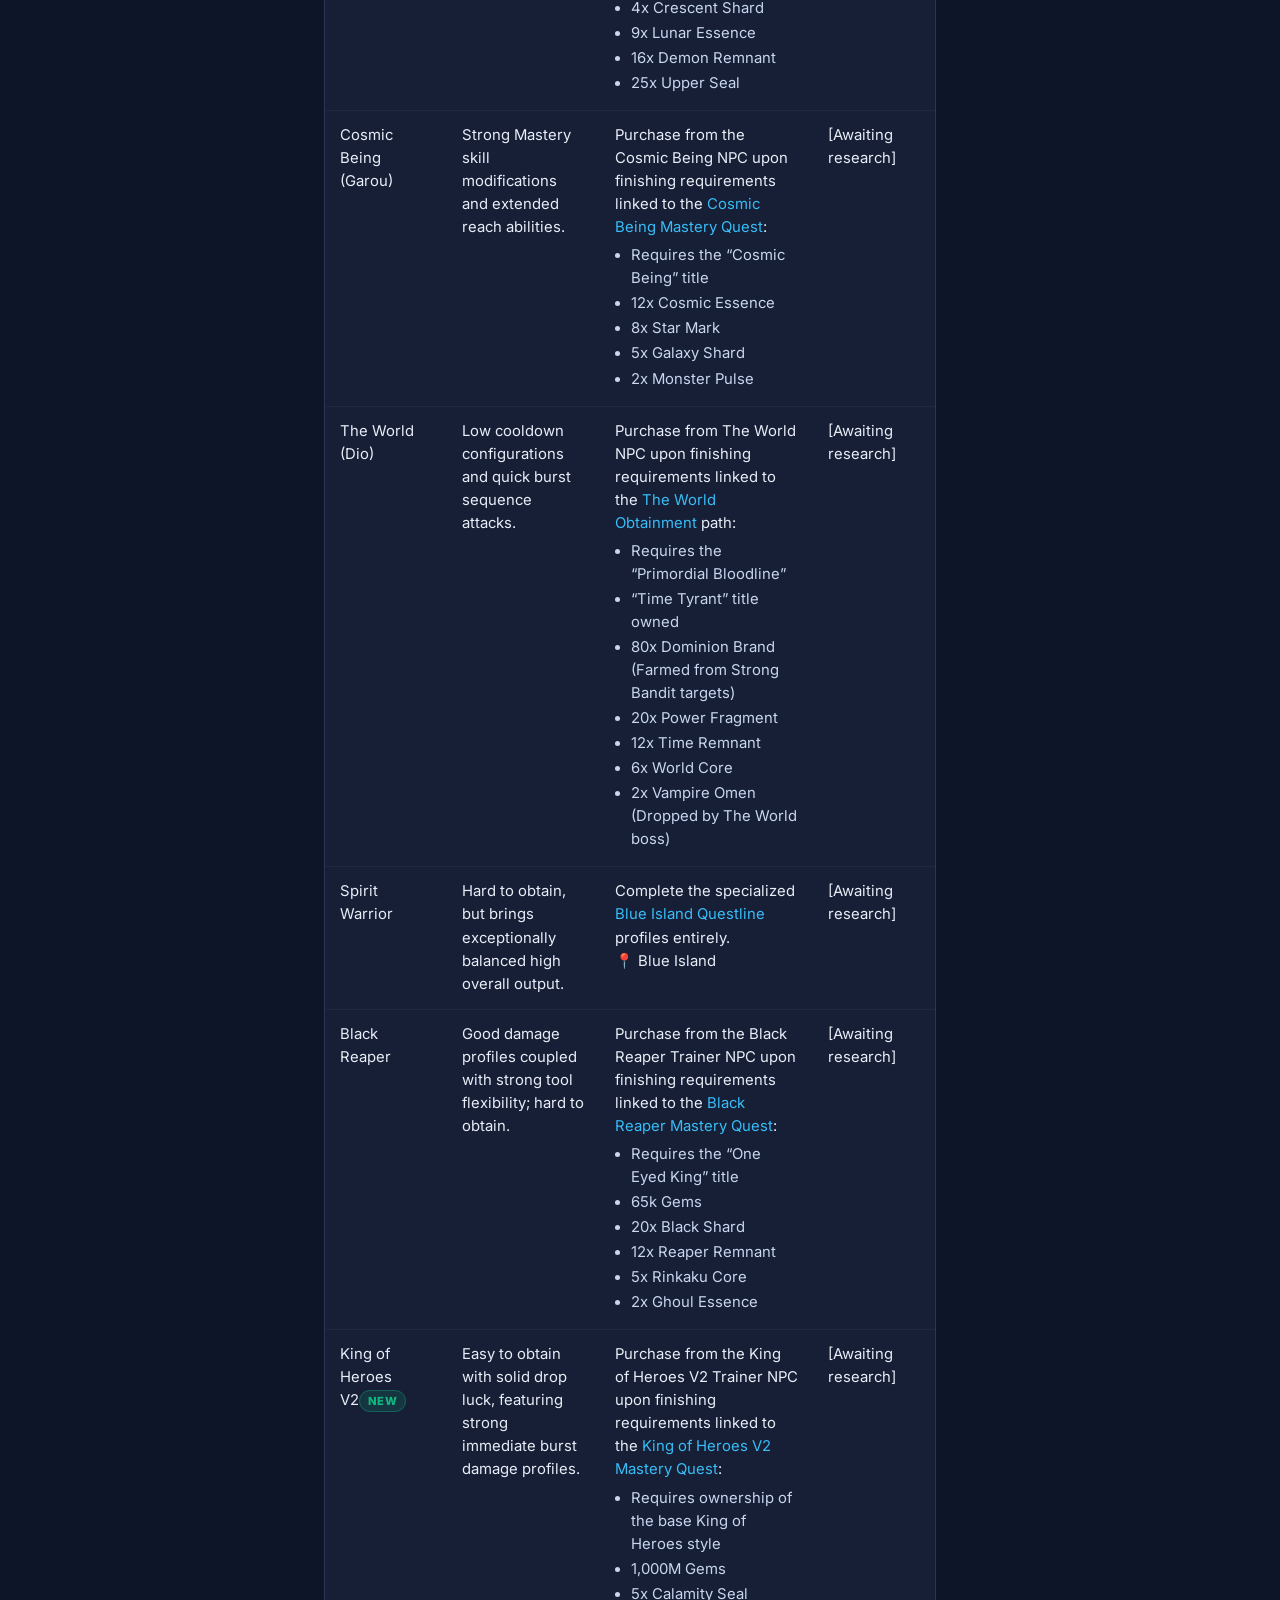
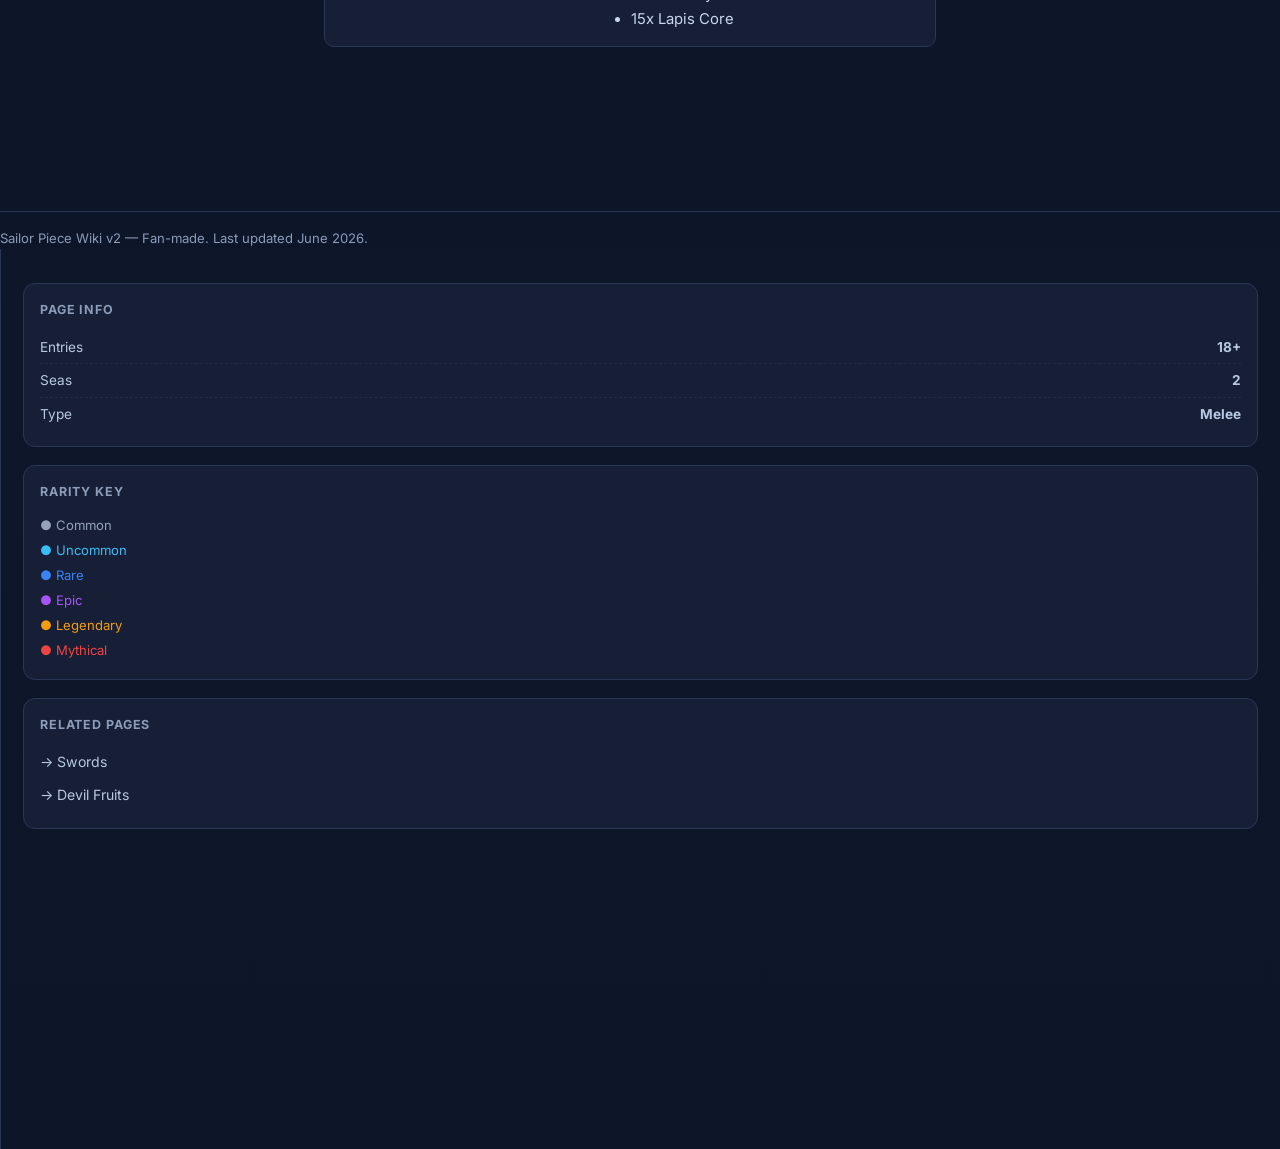
<file: games/sailor-piece/melee.html>
<!DOCTYPE html>
<html lang="en">
<head>
<meta charset="UTF-8">
<meta name="viewport" content="width=device-width, initial-scale=1.0">
<title>Fighting Styles / Melee Database | Sailor Piece Wiki</title>
<link rel="preconnect" href="https://fonts.googleapis.com">
<link rel="preconnect" href="https://fonts.gstatic.com" crossorigin>
<link href="https://fonts.googleapis.com/css2?family=Inter:wght@400;500;600;700;800&display=swap" rel="stylesheet">
<link rel="stylesheet" href="assets/wiki.css">
</head>
<body>

<div class="topbar">
  <div class="brand">⚓ Sailor <span>Piece</span></div>
  <button id="sidebar-toggle">☰ Menu</button>
</div>

<div class="wiki-shell">
  <!-- LEFT -->
  <aside class="sidebar-left" id="sidebar-left">
    <a href="../../index.html" class="hub-back">← All Games</a>
    <a class="brand-box" href="index.html">
      <div class="brand-icon">⚓</div>
      <div><div class="brand-title">Sailor Piece</div><div class="brand-sub">Wiki v2 • June 2026</div></div>
    </a>

    <div class="search-wrap">
      <span class="search-icon">⌕</span>
      <input id="wiki-search" class="search-input" type="search" placeholder="Search wiki…  (/)" autocomplete="off">
      <div class="search-results" id="search-results"></div>
    </div>

    <div class="nav-group-label">Database</div>
    <ul class="nav-list">
      <li><a href="index.html"><span class="nav-ico">⚓</span>Wiki Home</a></li>
<li><a href="races.html"><span class="nav-ico">🧬</span>Races</a></li>
<li><a href="clans.html"><span class="nav-ico">🔥</span>Clans</a></li>
<li><a href="bloodlines.html"><span class="nav-ico">🩸</span>Bloodlines</a></li>
<li><a href="fruits.html"><span class="nav-ico">🍇</span>Devil Fruits</a></li>
<li><a href="swords.html"><span class="nav-ico">⚔️</span>Swords</a></li>
<li><a href="melee.html" class="active"><span class="nav-ico">👊</span>Fighting Styles</a></li>
<li><a href="codes.html"><span class="nav-ico">🎁</span>Codes</a></li>

    </ul>

    <div class="nav-group-label">Tools</div>
    <ul class="nav-list">
      <li><a href="codes.html"><span class="nav-ico">🎁</span>Active Codes</a></li>
    </ul>

    <div class="nav-footer">
      Fan-made Sailor Piece Wiki.<br>Not affiliated with Roblox.<br><br>
      v2.0 • Dark Emerald theme
    </div>
  </aside>

  <!-- MAIN -->
  <main class="main-col">
    <div class="breadcrumbs"><a href="index.html">Wiki Home</a> / Fighting Styles</div>
    <article class="article">
<h1>Melee Fighting Styles Registry</h1>
        <p class="subtitle">Complete functional index logging combat mechanics, item requirements, trainer location coordinates, and unlock conditions for all active martial configurations.</p>

        <!-- Melee Styles Database Table -->
        <table class="db-table">
            <thead>
                <tr>
                    <th style="width: 20%;">Fighting Style</th>
                    <th style="width: 25%;">What It Does</th>
                    <th style="width: 35%;">How to Get</th>
                    <th style="width: 20%;">Mastery</th>
                </tr>
            </thead>
            <tbody>
                <!-- Combat -->
                <tr>
                    <td class="style-name">Combat</td>
                    <td class="desc-text">Basic punches and kicks with low damage scaling.</td>
                    <td>Default style (unlocked at start).</td>
                    <td class="mastery-placeholder">[Awaiting research]</td>
                </tr>
                <!-- Limitless Sorcerer -->
                <tr>
                    <td class="style-name">Limitless Sorcerer (Gojo)</td>
                    <td class="desc-text">Strong AoE damage with crowd control and burst potential.</td>
                    <td>
                        Purchase from the Limitless Sorcerer (Gojo) Trainer NPC.
                        <ul class="req-list" style="margin-top: 5px;">
                            <li>750,000 Money</li>
                            <li>4,000 Gems</li>
                            <li>6x Void Fragment</li>
                            <li>3x Limitless Ring</li>
                            <li>1x Infinity Core</li>
                        </ul>
                        <div style="margin-top: 8px;">
                            Complete Quests: <br>
                            - Kill 350 mobs <br>
                            - Use any melee ability 350 times <br>
                            - Defeat Limitless Sorcerer Boss 15 times
                        </div>
                        <span class="location-tag">📍 Shibuya Station</span>
                    </td>
                    <td class="mastery-placeholder">[Awaiting research]</td>
                </tr>
                <!-- Cursed King -->
                <tr>
                    <td class="style-name">Cursed King (Sukuna)</td>
                    <td class="desc-text">High burst damage with strong PvP and aggressive skills.</td>
                    <td>
                        Purchase from the Cursed Vessel (Sukuna) Trainer NPC.
                        <ul class="req-list" style="margin-top: 5px;">
                            <li>1,250,000 Money</li>
                            <li>5,000 Gems</li>
                            <li>6x Cursed Finger</li>
                            <li>3x Dismantle Fang</li>
                            <li>1x Crimson Heart</li>
                        </ul>
                        <div style="margin-top: 8px;">
                            Complete Quests: <br>
                            - Deal 35M damage <br>
                            - Kill 25 players <br>
                            - Defeat Cursed Vessel Boss 15 times
                        </div>
                        <span class="location-tag">📍 Shibuya Station</span>
                    </td>
                    <td class="mastery-placeholder">[Awaiting research]</td>
                </tr>
                <!-- Qin Shi -->
                <tr>
                    <td class="style-name">Qin Shi</td>
                    <td class="desc-text">Balanced AoE style with steady damage output.</td>
                    <td>
                        Obtain from the Boss Exchange NPC for 250 Boss Tickets. Then purchase from the Qin Shi Trainer NPC for:
                        <ul class="req-list" style="margin-top: 5px;">
                            <li>500,000 Money</li>
                            <li>2,500 Gems</li>
                            <li>7x Jade Tablet</li>
                            <li>3x Imperial Seal</li>
                        </ul>
                        <span class="location-tag">📍 Boss Island</span>
                    </td>
                    <td class="mastery-placeholder">[Awaiting research]</td>
                </tr>
                <!-- Cursed Vessel -->
                <tr>
                    <td class="style-name">Cursed Vessel (Yuji)</td>
                    <td class="desc-text">Fast combo-based melee with quick cooldowns.</td>
                    <td>
                        Purchase from the Cursed Vessel (Yuji) Trainer NPC for:
                        <ul class="req-list" style="margin-top: 5px;">
                            <li>7x Energy Core</li>
                            <li>3x Flash Impact</li>
                            <li>1x Divergent Pulse</li>
                        </ul>
                        <span class="location-tag">📍 Shibuya Station</span>
                    </td>
                    <td class="mastery-placeholder">[Awaiting research]</td>
                </tr>
                <!-- Vampire King -->
                <tr>
                    <td class="style-name">Vampire King (Alucard)</td>
                    <td class="desc-text">Lifesteal-heavy style with strong sustain.</td>
                    <td>
                        Purchase from the Vampire King (Alucard) Trainer NPC for:
                        <ul class="req-list" style="margin-top: 5px;">
                            <li>6,500,000 Money</li>
                            <li>10,000 Gems</li>
                            <li>Vampire Race equipped</li>
                            <li>Vampire King (Title) owned</li>
                            <li>5x Soul Amulet</li>
                            <li>1x Casull</li>
                            <li>1x Blood Ring</li>
                        </ul>
                        <span class="location-tag">📍 Sailor Island</span>
                    </td>
                    <td class="mastery-placeholder">[Awaiting research]</td>
                </tr>
                <!-- Strongest of Today -->
                <tr>
                    <td class="style-name">Strongest of Today</td>
                    <td class="desc-text">High AoE damage with strong farming potential.</td>
                    <td>
                        Consume 6x Six Eyes and purchase from the Trainer NPC for:
                        <ul class="req-list" style="margin-top: 5px;">
                            <li>9x Reversal Pulse</li>
                            <li>3x Blue Singularity</li>
                            <li>1x Infinity Essence</li>
                            <li>Strongest Sorcerer (Title)</li>
                        </ul>
                        <span class="location-tag">📍 Shinjuku Island</span>
                    </td>
                    <td class="mastery-placeholder">[Awaiting research]</td>
                </tr>
                <!-- Strongest in History -->
                <tr>
                    <td class="style-name">Strongest in History</td>
                    <td class="desc-text">Top-tier AoE damage and endgame scaling.</td>
                    <td>
                        Consume 20x Awakened Cursed Fingers and purchase from the Trainer NPC for:
                        <ul class="req-list" style="margin-top: 5px;">
                            <li>7x Vessel Ring</li>
                            <li>3x Malevolent Soul</li>
                            <li>1x Cursed Flesh</li>
                            <li>Disgraced One (Title)</li>
                        </ul>
                        <span class="location-tag">📍 Shinjuku Island</span>
                    </td>
                    <td class="mastery-placeholder">[Awaiting research]</td>
                </tr>
                <!-- Madoka -->
                <tr>
                    <td class="style-name">Madoka</td>
                    <td class="desc-text">High burst with support-style abilities.</td>
                    <td>
                        Purchase from the Madoka Trainer NPC for:
                        <ul class="req-list" style="margin-top: 5px;">
                            <li>20,000,000 Money</li>
                            <li>15,000 Gems</li>
                            <li>100x Heart</li>
                            <li>8x Divine Fragment</li>
                            <li>5x Sacred Bow</li>
                            <li>3x Radiant Core</li>
                            <li>1x Pink Gems</li>
                            <li>Star Maiden (Title)</li>
                        </ul>
                        <span class="location-tag">📍 Valentine Island</span>
                    </td>
                    <td class="mastery-placeholder">[Awaiting research]</td>
                </tr>
                <!-- King of Heroes -->
                <tr>
                    <td class="style-name">King of Heroes (Gilgamesh)</td>
                    <td class="desc-text">Strong AoE damage with excellent farming efficiency.</td>
                    <td>
                        Purchase from the King of Heroes (Gilgamesh) Trainer NPC for:
                        <ul class="req-list" style="margin-top: 5px;">
                            <li>25,000,000 Money</li>
                            <li>22,500 Gems</li>
                            <li>12x Throne Remnant</li>
                            <li>6x Ancient Shard</li>
                            <li>3x Golden Essence</li>
                            <li>1x Phantasm Core</li>
                            <li>Golden King (Title)</li>
                        </ul>
                        <span class="location-tag">📍 Boss Island</span>
                    </td>
                    <td class="mastery-placeholder">[Awaiting research]</td>
                </tr>
                <!-- Demon King -->
                <tr>
                    <td class="style-name">Demon King (Anos)</td>
                    <td class="desc-text">Extremely high damage with strong scaling abilities.</td>
                    <td>
                        Purchase from the Demon King (Anos) Trainer NPC upon finishing requirements linked to the <a href="#" class="quest-link">Demon King Obtainment</a> path:
                        <ul class="req-list" style="margin-top: 5px;">
                            <li>65x Calamity Seal</li>
                            <li>12x Demonic Fragment</li>
                            <li>6x Demonic Shard</li>
                            <li>2x Destruction Eye</li>
                            <li>1x Imperial Mark</li>
                            <li>Voldigoat (Clan) requirement</li>
                            <li>Demon King (Title)</li>
                        </ul>
                        <span class="location-tag">📍 Academy Island</span>
                    </td>
                    <td class="mastery-placeholder">[Awaiting research]</td>
                </tr>
                <!-- Blessed Maiden -->
                <tr>
                    <td class="style-name">Blessed Maiden</td>
                    <td class="desc-text">Balanced AoE with strong late-game scaling.</td>
                    <td>
                        Purchase from the Blessed Maiden Trainer NPC upon finishing requirements linked to the <a href="#" class="quest-link">Blessed Maiden Mastery Quest</a>:
                        <ul class="req-list" style="margin-top: 5px;">
                            <li>1x Celestial Mark</li>
                            <li>3x Aero Core</li>
                            <li>8x Gale Essence</li>
                            <li>14x Tide Remnant</li>
                            <li>25x Tempest Relic</li>
                            <li>32,500 Gems</li>
                            <li>Astral Empress (Title)</li>
                        </ul>
                        <span class="location-tag">📍 Boss Island</span>
                    </td>
                    <td class="mastery-placeholder">[Awaiting research]</td>
                </tr>
                <!-- Corrupted Excalibur -->
                <tr>
                    <td class="style-name">Corrupted Excalibur (Saber Alter)</td>
                    <td class="desc-text">High burst melee with corruption-based abilities.</td>
                    <td>
                        Purchase from the Corrupted Excalibur Trainer NPC upon finishing requirements linked to the <a href="#" class="quest-link">Corrupted Excalibur Mastery Quest</a>:
                        <ul class="req-list" style="margin-top: 5px;">
                            <li>25x Dark Grail</li>
                            <li>15x Morgan Remnant</li>
                            <li>8x Alter Essence</li>
                            <li>3x Corruption Core</li>
                            <li>1x Corrupt Crown</li>
                            <li>Corrupt Tyrant (Title)</li>
                        </ul>
                        <span class="location-tag">📍 Boss Island</span>
                    </td>
                    <td class="mastery-placeholder">[Awaiting research]</td>
                </tr>
                <!-- Strongest Shinobi -->
                <tr>
                    <td class="style-name">Strongest Shinobi</td>
                    <td class="desc-text">High burst damage and special attributes.</td>
                    <td>
                        Purchase from the Strongest Shinobi Trainer NPC upon finishing requirements linked to the <a href="#" class="quest-link">Strongest Shinobi Mastery Quest</a>:
                        <ul class="req-list" style="margin-top: 5px;">
                            <li>Battlefield Warlord (Title)</li>
                            <li>40K Gems</li>
                            <li>1x Path Fragment</li>
                            <li>3x Eternal Core</li>
                            <li>8x Battle Sigil</li>
                            <li>15x Power Remnant</li>
                        </ul>
                        <span class="location-tag">📍 Ninja Island</span>
                    </td>
                    <td class="mastery-placeholder">[Awaiting research]</td>
                </tr>
                <!-- Moon Slayer -->
                <tr>
                    <td class="style-name">Moon Slayer</td>
                    <td class="desc-text">Quick abilities with low cooldown and burst damage.</td>
                    <td>
                        Purchase from the Moon Slayer NPC upon finishing requirements linked to the <a href="#" class="quest-link">Moon Slayer Mastery Quest</a>:
                        <ul class="req-list" style="margin-top: 5px;">
                            <li>“Six Eyed Demon” Title</li>
                            <li>37.5K Gems</li>
                            <li>1x Moon Crest</li>
                            <li>4x Crescent Shard</li>
                            <li>9x Lunar Essence</li>
                            <li>16x Demon Remnant</li>
                            <li>25x Upper Seal</li>
                        </ul>
                    </td>
                    <td class="mastery-placeholder">[Awaiting research]</td>
                </tr>
                <!-- Cosmic Being -->
                <tr>
                    <td class="style-name">Cosmic Being (Garou)</td>
                    <td class="desc-text">Strong Mastery skill modifications and extended reach abilities.</td>
                    <td>
                        Purchase from the Cosmic Being NPC upon finishing requirements linked to the <a href="#" class="quest-link">Cosmic Being Mastery Quest</a>:
                        <ul class="req-list" style="margin-top: 5px;">
                            <li>Requires the “Cosmic Being” title</li>
                            <li>12x Cosmic Essence</li>
                            <li>8x Star Mark</li>
                            <li>5x Galaxy Shard</li>
                            <li>2x Monster Pulse</li>
                        </ul>
                    </td>
                    <td class="mastery-placeholder">[Awaiting research]</td>
                </tr>
                <!-- The World -->
                <tr>
                    <td class="style-name">The World (Dio)</td>
                    <td class="desc-text">Low cooldown configurations and quick burst sequence attacks.</td>
                    <td>
                        Purchase from The World NPC upon finishing requirements linked to the <a href="#" class="quest-link">The World Obtainment</a> path:
                        <ul class="req-list" style="margin-top: 5px;">
                            <li>Requires the “Primordial Bloodline”</li>
                            <li>“Time Tyrant” title owned</li>
                            <li>80x Dominion Brand (Farmed from Strong Bandit targets)</li>
                            <li>20x Power Fragment</li>
                            <li>12x Time Remnant</li>
                            <li>6x World Core</li>
                            <li>2x Vampire Omen (Dropped by The World boss)</li>
                        </ul>
                    </td>
                    <td class="mastery-placeholder">[Awaiting research]</td>
                </tr>
                <!-- Spirit Warrior -->
                <tr>
                    <td class="style-name">Spirit Warrior</td>
                    <td class="desc-text">Hard to obtain, but brings exceptionally balanced high overall output.</td>
                    <td>
                        Complete the specialized <a href="#" class="quest-link">Blue Island Questline</a> profiles entirely.
                        <br><span class="location-tag">📍 Blue Island</span>
                    </td>
                    <td class="mastery-placeholder">[Awaiting research]</td>
                </tr>
                <!-- Black Reaper -->
                <tr>
                    <td class="style-name">Black Reaper</td>
                    <td class="desc-text">Good damage profiles coupled with strong tool flexibility; hard to obtain.</td>
                    <td>
                        Purchase from the Black Reaper Trainer NPC upon finishing requirements linked to the <a href="#" class="quest-link">Black Reaper Mastery Quest</a>:
                        <ul class="req-list" style="margin-top: 5px;">
                            <li>Requires the “One Eyed King” title</li>
                            <li>65k Gems</li>
                            <li>20x Black Shard</li>
                            <li>12x Reaper Remnant</li>
                            <li>5x Rinkaku Core</li>
                            <li>2x Ghoul Essence</li>
                        </ul>
                    </td>
                    <td class="mastery-placeholder">[Awaiting research]</td>
                </tr>
                <!-- King of Heroes V2 -->
                <tr>
                    <td class="style-name">King of Heroes V2<span class="badge-new">NEW</span></td>
                    <td class="desc-text">Easy to obtain with solid drop luck, featuring strong immediate burst damage profiles.</td>
                    <td>
                        Purchase from the King of Heroes V2 Trainer NPC upon finishing requirements linked to the <a href="#" class="quest-link">King of Heroes V2 Mastery Quest</a>:
                        <ul class="req-list" style="margin-top: 5px;">
                            <li>Requires ownership of the base King of Heroes style</li>
                            <li>1,000M Gems</li>
                            <li>5x Calamity Seal</li>
                            <li>15x Lapis Core</li>
                        </ul>
                    </td>
                    <td class="mastery-placeholder">[Awaiting research]</td>
                </tr>
            </tbody>
        </table>
    </div>
    </article>
    <footer style="margin-top:56px; color: var(--muted); font-size:.82rem; border-top:1px solid var(--border); padding-top:16px">
      Sailor Piece Wiki v2 — Fan-made. Last updated June 2026.
    </footer>
  </main>

  <!-- RIGHT -->
  <aside class="sidebar-right">
    <div class="right-card">
      <h4>On this page</h4>
      <ul class="toc-list" id="toc-list"><li style="color:var(--muted);font-size:.85rem">Loading…</li></ul>
    </div>

    <div class="right-card">
      <h4>Page Info</h4>
      <div class="right-kv">
        <div><span>Entries</span><strong>18+</strong></div><div><span>Seas</span><strong>2</strong></div><div><span>Type</span><strong>Melee</strong></div>
      </div>
    </div>

    <div class="right-card">
      <h4>Rarity Key</h4>
      <div style="font-size:.82rem; line-height:1.9; color:#b9c8e2">
        <span style="color:var(--common)">● Common</span><br>
        <span style="color:var(--uncommon)">● Uncommon</span><br>
        <span style="color:var(--rare)">● Rare</span><br>
        <span style="color:var(--epic)">● Epic</span><br>
        <span style="color:var(--legendary)">● Legendary</span><br>
        <span style="color:var(--mythical)">● Mythical</span>
      </div>
    </div>

    <div class="right-card">
      <h4>Related Pages</h4>
      <ul class="related-links">
        <li><a href="swords.html">→ Swords</a></li><li><a href="fruits.html">→ Devil Fruits</a></li>
      </ul>
    </div>
  </aside>
</div>

<script src="assets/wiki.js"></script>
</body>
</html>
</file>
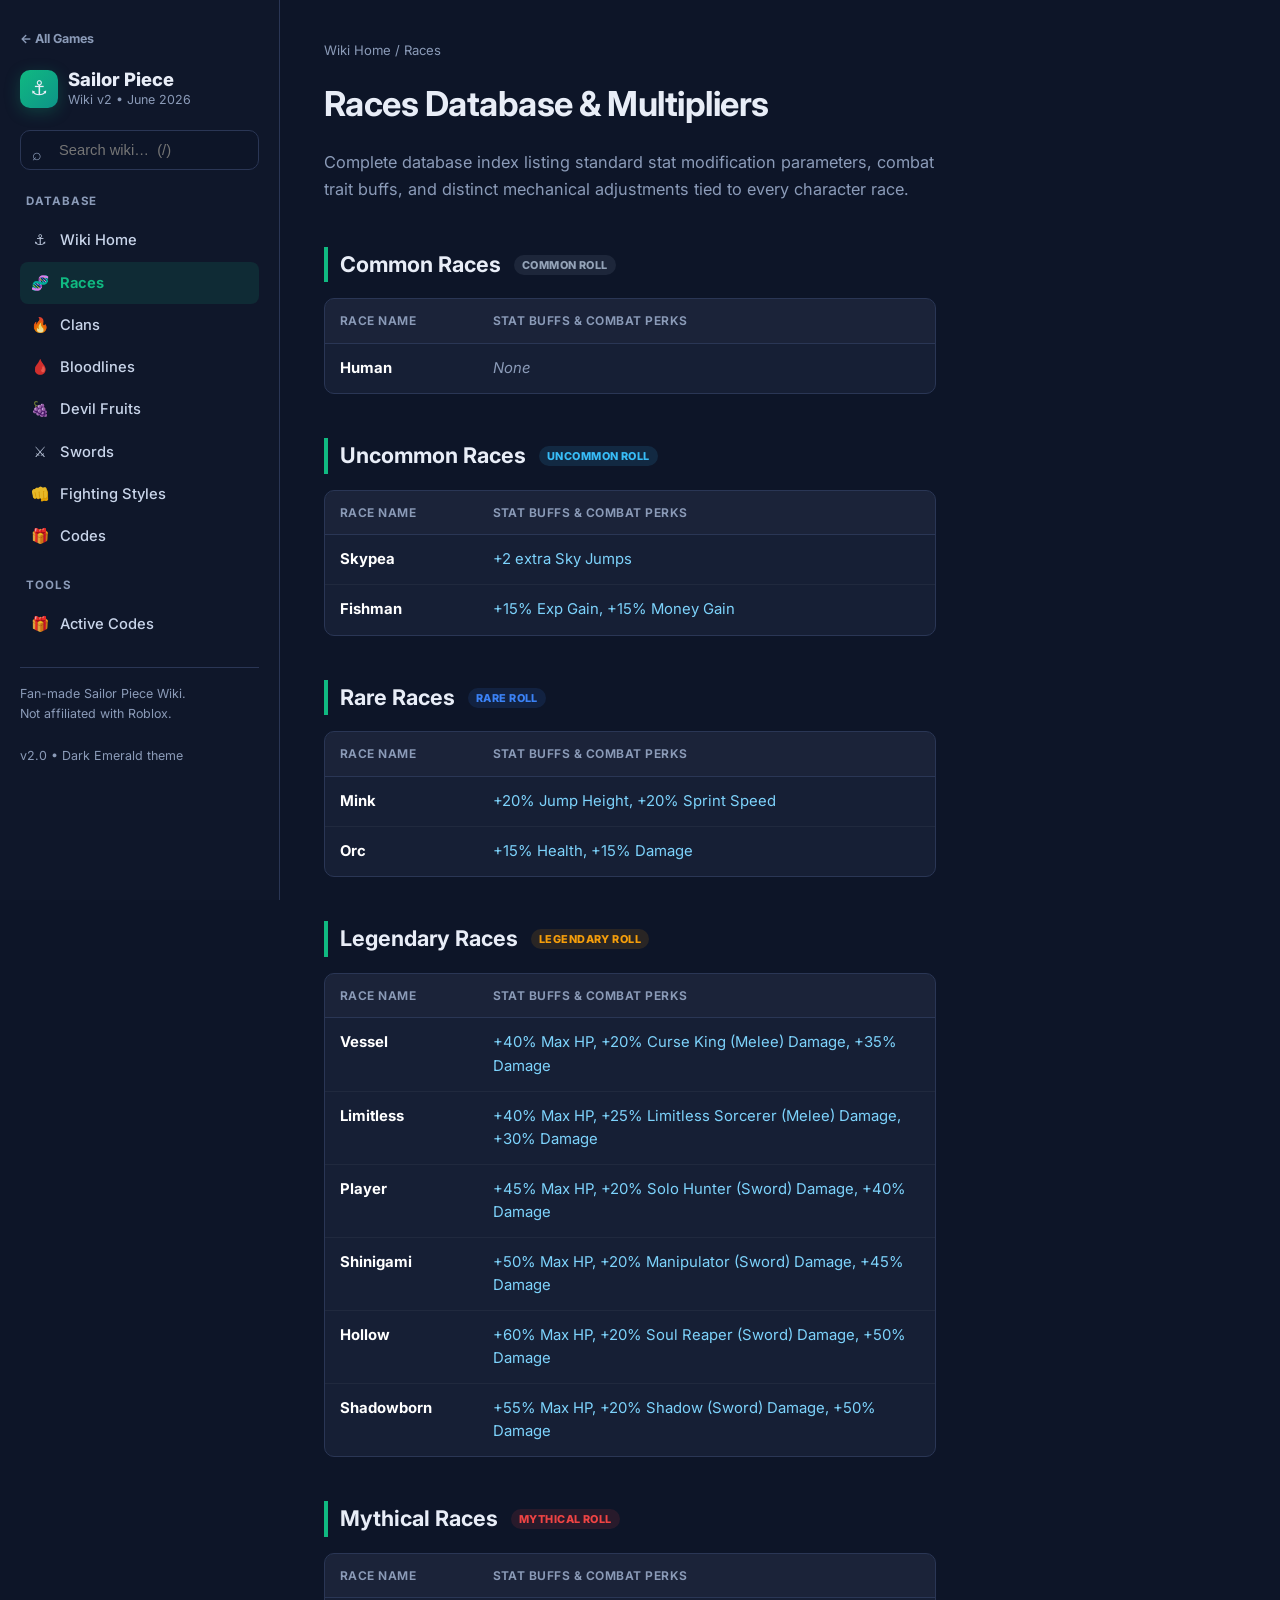
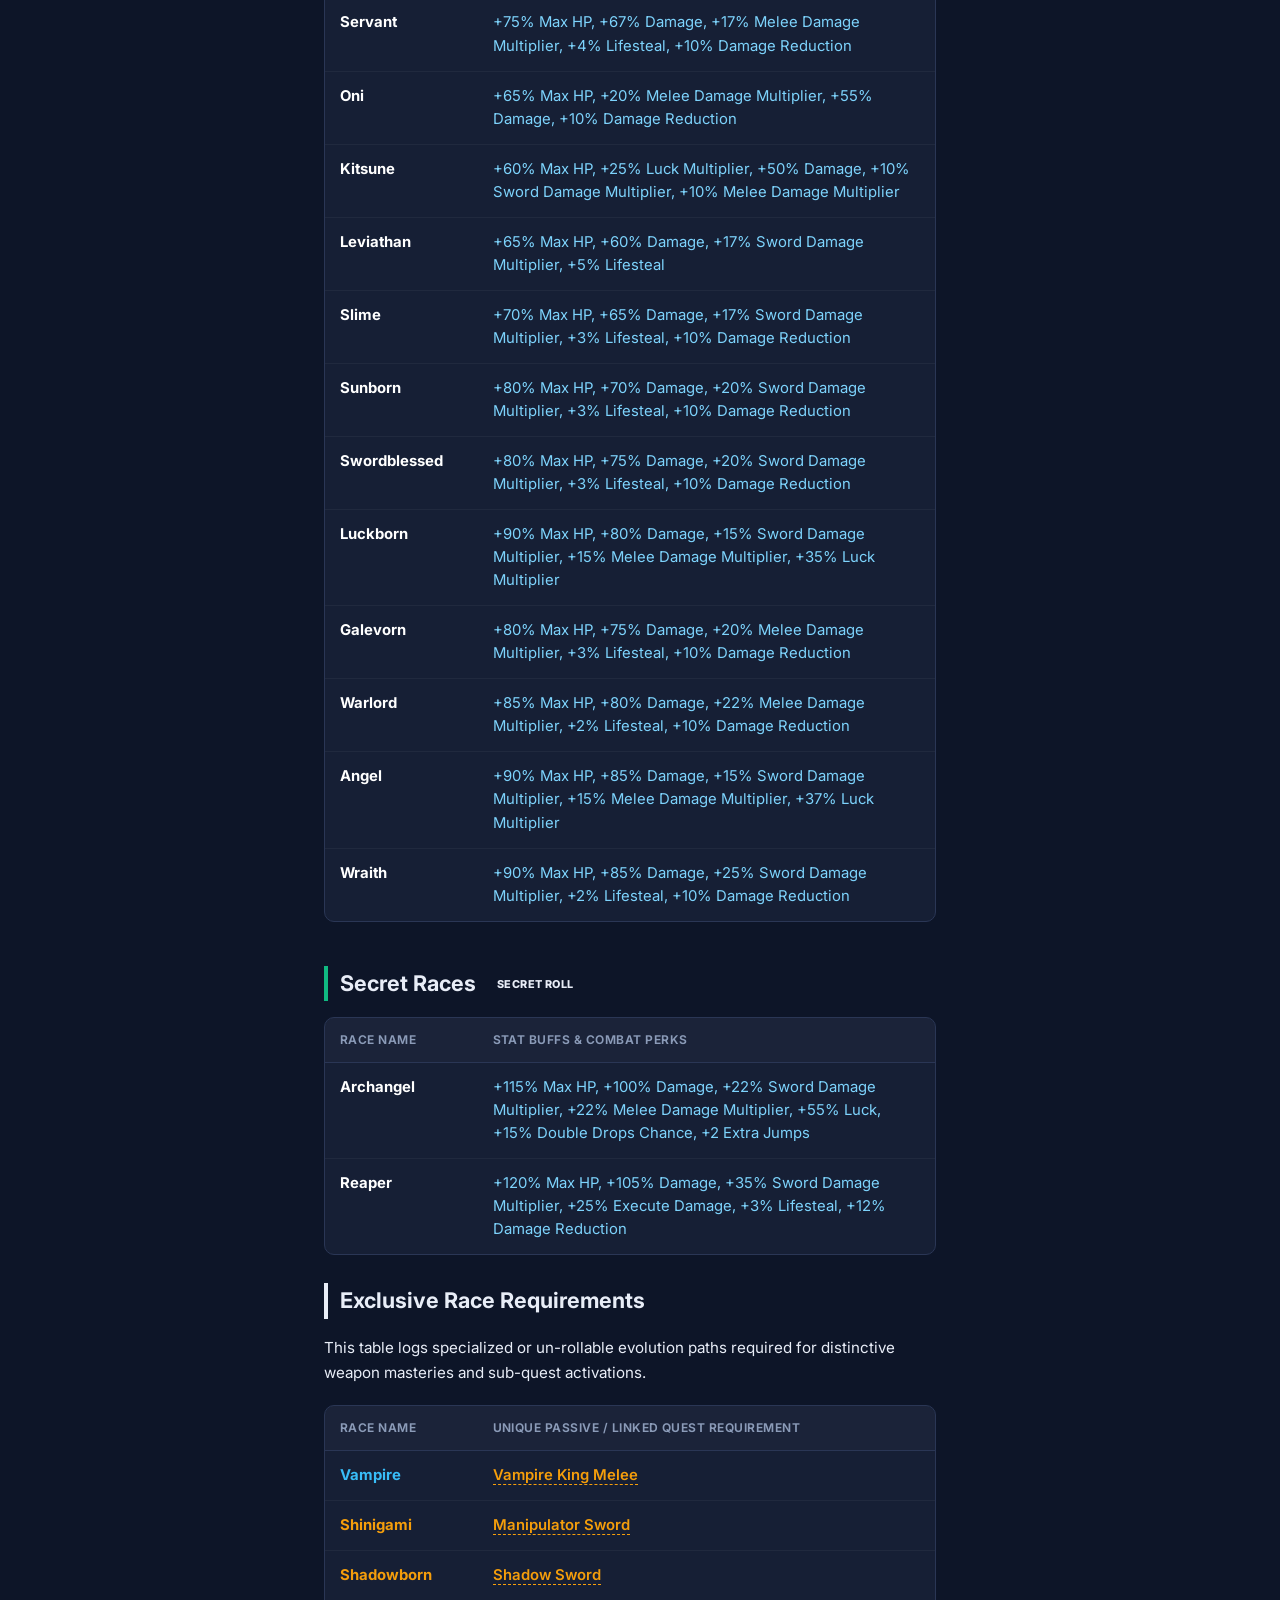
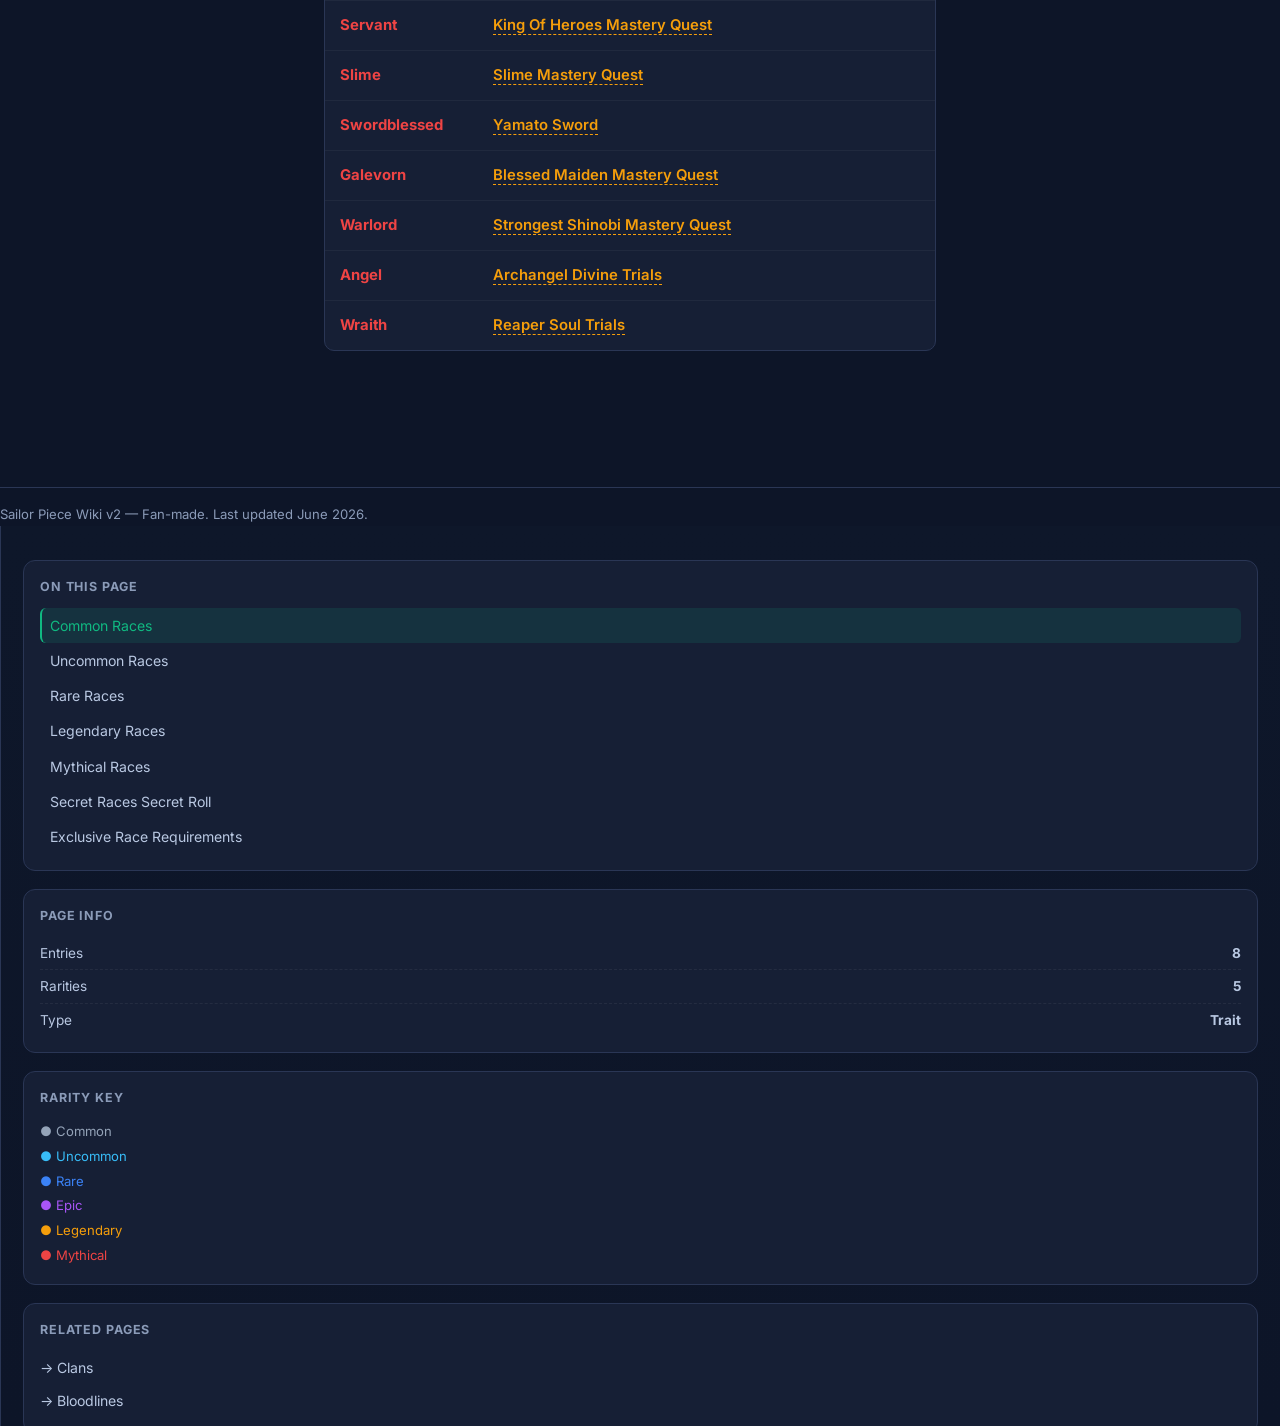
<file: games/sailor-piece/races.html>
<!DOCTYPE html>
<html lang="en">
<head>
<meta charset="UTF-8">
<meta name="viewport" content="width=device-width, initial-scale=1.0">
<title>Races List & Stats | Sailor Piece Wiki</title>
<link rel="preconnect" href="https://fonts.googleapis.com">
<link rel="preconnect" href="https://fonts.gstatic.com" crossorigin>
<link href="https://fonts.googleapis.com/css2?family=Inter:wght@400;500;600;700;800&display=swap" rel="stylesheet">
<link rel="stylesheet" href="assets/wiki.css">
</head>
<body>

<div class="topbar">
  <div class="brand">⚓ Sailor <span>Piece</span></div>
  <button id="sidebar-toggle">☰ Menu</button>
</div>

<div class="wiki-shell">
  <!-- LEFT -->
  <aside class="sidebar-left" id="sidebar-left">
    <a href="../../index.html" class="hub-back">← All Games</a>
    <a class="brand-box" href="index.html">
      <div class="brand-icon">⚓</div>
      <div><div class="brand-title">Sailor Piece</div><div class="brand-sub">Wiki v2 • June 2026</div></div>
    </a>

    <div class="search-wrap">
      <span class="search-icon">⌕</span>
      <input id="wiki-search" class="search-input" type="search" placeholder="Search wiki…  (/)" autocomplete="off">
      <div class="search-results" id="search-results"></div>
    </div>

    <div class="nav-group-label">Database</div>
    <ul class="nav-list">
      <li><a href="index.html"><span class="nav-ico">⚓</span>Wiki Home</a></li>
<li><a href="races.html" class="active"><span class="nav-ico">🧬</span>Races</a></li>
<li><a href="clans.html"><span class="nav-ico">🔥</span>Clans</a></li>
<li><a href="bloodlines.html"><span class="nav-ico">🩸</span>Bloodlines</a></li>
<li><a href="fruits.html"><span class="nav-ico">🍇</span>Devil Fruits</a></li>
<li><a href="swords.html"><span class="nav-ico">⚔️</span>Swords</a></li>
<li><a href="melee.html"><span class="nav-ico">👊</span>Fighting Styles</a></li>
<li><a href="codes.html"><span class="nav-ico">🎁</span>Codes</a></li>

    </ul>

    <div class="nav-group-label">Tools</div>
    <ul class="nav-list">
      <li><a href="codes.html"><span class="nav-ico">🎁</span>Active Codes</a></li>
    </ul>

    <div class="nav-footer">
      Fan-made Sailor Piece Wiki.<br>Not affiliated with Roblox.<br><br>
      v2.0 • Dark Emerald theme
    </div>
  </aside>

  <!-- MAIN -->
  <main class="main-col">
    <div class="breadcrumbs"><a href="index.html">Wiki Home</a> / Races</div>
    <article class="article">
<h1>Races Database & Multipliers</h1>
        <p class="subtitle">Complete database index listing standard stat modification parameters, combat trait buffs, and distinct mechanical adjustments tied to every character race.</p>

        <!-- Common Races -->
        <h2 class="section-title">Common Races <span class="rarity-badge badge-common">Common Roll</span></h2>
        <table class="db-table">
            <thead>
                <tr>
                    <th style="width: 25%;">Race Name</th>
                    <th style="width: 75%;">Stat Buffs & Combat Perks</th>
                </tr>
            </thead>
            <tbody>
                <tr>
                    <td class="race-name">Human</td>
                    <td class="none-text">None</td>
                </tr>
            </tbody>
        </table>

        <!-- Uncommon Races -->
        <h2 class="section-title">Uncommon Races <span class="rarity-badge badge-uncommon">Uncommon Roll</span></h2>
        <table class="db-table">
            <thead>
                <tr>
                    <th style="width: 25%;">Race Name</th>
                    <th style="width: 75%;">Stat Buffs & Combat Perks</th>
                </tr>
            </thead>
            <tbody>
                <tr>
                    <td class="race-name">Skypea</td>
                    <td class="buff-highlight">+2 extra Sky Jumps</td>
                </tr>
                <tr>
                    <td class="race-name">Fishman</td>
                    <td class="buff-highlight">+15% Exp Gain, +15% Money Gain</td>
                </tr>
            </tbody>
        </table>

        <!-- Rare Races -->
        <h2 class="section-title">Rare Races <span class="rarity-badge badge-rare">Rare Roll</span></h2>
        <table class="db-table">
            <thead>
                <tr>
                    <th style="width: 25%;">Race Name</th>
                    <th style="width: 75%;">Stat Buffs & Combat Perks</th>
                </tr>
            </thead>
            <tbody>
                <tr>
                    <td class="race-name">Mink</td>
                    <td class="buff-highlight">+20% Jump Height, +20% Sprint Speed</td>
                </tr>
                <tr>
                    <td class="race-name">Orc</td>
                    <td class="buff-highlight">+15% Health, +15% Damage</td>
                </tr>
            </tbody>
        </table>

        <!-- Legendary Races -->
        <h2 class="section-title">Legendary Races <span class="rarity-badge badge-legendary">Legendary Roll</span></h2>
        <table class="db-table">
            <thead>
                <tr>
                    <th style="width: 25%;">Race Name</th>
                    <th style="width: 75%;">Stat Buffs & Combat Perks</th>
                </tr>
            </thead>
            <tbody>
                <tr>
                    <td class="race-name">Vessel</td>
                    <td class="buff-highlight">+40% Max HP, +20% Curse King (Melee) Damage, +35% Damage</td>
                </tr>
                <tr>
                    <td class="race-name">Limitless</td>
                    <td class="buff-highlight">+40% Max HP, +25% Limitless Sorcerer (Melee) Damage, +30% Damage</td>
                </tr>
                <tr>
                    <td class="race-name">Player</td>
                    <td class="buff-highlight">+45% Max HP, +20% Solo Hunter (Sword) Damage, +40% Damage</td>
                </tr>
                <tr>
                    <td class="race-name">Shinigami</td>
                    <td class="buff-highlight">+50% Max HP, +20% Manipulator (Sword) Damage, +45% Damage</td>
                </tr>
                <tr>
                    <td class="race-name">Hollow</td>
                    <td class="buff-highlight">+60% Max HP, +20% Soul Reaper (Sword) Damage, +50% Damage</td>
                </tr>
                <tr>
                    <td class="race-name">Shadowborn</td>
                    <td class="buff-highlight">+55% Max HP, +20% Shadow (Sword) Damage, +50% Damage</td>
                </tr>
            </tbody>
        </table>

        <!-- Mythical Races -->
        <h2 class="section-title">Mythical Races <span class="rarity-badge badge-mythical">Mythical Roll</span></h2>
        <table class="db-table">
            <thead>
                <tr>
                    <th style="width: 25%;">Race Name</th>
                    <th style="width: 75%;">Stat Buffs & Combat Perks</th>
                </tr>
            </thead>
            <tbody>
                <tr>
                    <td class="race-name">Servant</td>
                    <td class="buff-highlight">+75% Max HP, +67% Damage, +17% Melee Damage Multiplier, +4% Lifesteal, +10% Damage Reduction</td>
                </tr>
                <tr>
                    <td class="race-name">Oni</td>
                    <td class="buff-highlight">+65% Max HP, +20% Melee Damage Multiplier, +55% Damage, +10% Damage Reduction</td>
                </tr>
                <tr>
                    <td class="race-name">Kitsune</td>
                    <td class="buff-highlight">+60% Max HP, +25% Luck Multiplier, +50% Damage, +10% Sword Damage Multiplier, +10% Melee Damage Multiplier</td>
                </tr>
                <tr>
                    <td class="race-name">Leviathan</td>
                    <td class="buff-highlight">+65% Max HP, +60% Damage, +17% Sword Damage Multiplier, +5% Lifesteal</td>
                </tr>
                <tr>
                    <td class="race-name">Slime</td>
                    <td class="buff-highlight">+70% Max HP, +65% Damage, +17% Sword Damage Multiplier, +3% Lifesteal, +10% Damage Reduction</td>
                </tr>
                <tr>
                    <td class="race-name">Sunborn</td>
                    <td class="buff-highlight">+80% Max HP, +70% Damage, +20% Sword Damage Multiplier, +3% Lifesteal, +10% Damage Reduction</td>
                </tr>
                <tr>
                    <td class="race-name">Swordblessed</td>
                    <td class="buff-highlight">+80% Max HP, +75% Damage, +20% Sword Damage Multiplier, +3% Lifesteal, +10% Damage Reduction</td>
                </tr>
                <tr>
                    <td class="race-name">Luckborn</td>
                    <td class="buff-highlight">+90% Max HP, +80% Damage, +15% Sword Damage Multiplier, +15% Melee Damage Multiplier, +35% Luck Multiplier</td>
                </tr>
                <tr>
                    <td class="race-name">Galevorn</td>
                    <td class="buff-highlight">+80% Max HP, +75% Damage, +20% Melee Damage Multiplier, +3% Lifesteal, +10% Damage Reduction</td>
                </tr>
                <tr>
                    <td class="race-name">Warlord</td>
                    <td class="buff-highlight">+85% Max HP, +80% Damage, +22% Melee Damage Multiplier, +2% Lifesteal, +10% Damage Reduction</td>
                </tr>
                <tr>
                    <td class="race-name">Angel</td>
                    <td class="buff-highlight">+90% Max HP, +85% Damage, +15% Sword Damage Multiplier, +15% Melee Damage Multiplier, +37% Luck Multiplier</td>
                </tr>
                <tr>
                    <td class="race-name">Wraith</td>
                    <td class="buff-highlight">+90% Max HP, +85% Damage, +25% Sword Damage Multiplier, +2% Lifesteal, +10% Damage Reduction</td>
                </tr>
            </tbody>
        </table>

        <!-- Secret Races -->
        <h2 class="section-title">Secret Races <span class="rarity-badge badge-secret">Secret Roll</span></h2>
        <table class="db-table">
            <thead>
                <tr>
                    <th style="width: 25%;">Race Name</th>
                    <th style="width: 75%;">Stat Buffs & Combat Perks</th>
                </tr>
            </thead>
            <tbody>
                <tr>
                    <td class="race-name">Archangel</td>
                    <td class="buff-highlight">+115% Max HP, +100% Damage, +22% Sword Damage Multiplier, +22% Melee Damage Multiplier, +55% Luck, +15% Double Drops Chance, +2 Extra Jumps</td>
                </tr>
                <tr>
                    <td class="race-name">Reaper</td>
                    <td class="buff-highlight">+120% Max HP, +105% Damage, +35% Sword Damage Multiplier, +25% Execute Damage, +3% Lifesteal, +12% Damage Reduction</td>
                </tr>
            </tbody>
        </table>

        <!-- Exclusive Requirements Section -->
        <div class="quest-section">
            <h2 class="section-title" style="margin-top: 0; border-left-color: var(--secret);">Exclusive Race Requirements</h2>
            <p style="color: var(--text-muted); font-size: 0.95rem; margin-bottom: 20px;">This table logs specialized or un-rollable evolution paths required for distinctive weapon masteries and sub-quest activations.</p>
            
            <table class="db-table" style="margin-bottom: 0;">
                <thead>
                    <tr>
                        <th style="width: 25%;">Race Name</th>
                        <th style="width: 75%;">Unique Passive / Linked Quest Requirement</th>
                    </tr>
                </thead>
                <tbody id="exclusiveRacesBody">
                    <tr>
                        <td class="race-name" style="color: var(--uncommon);">Vampire</td>
                        <td><a href="#" style="color: #f59e0b; font-weight: 600; text-decoration: none; border-bottom: 1px dashed var(--legendary);">Vampire King Melee</a></td>
                    </tr>
                    <tr>
                        <td class="race-name" style="color: var(--legendary);">Shinigami</td>
                        <td><a href="#" style="color: #f59e0b; font-weight: 600; text-decoration: none; border-bottom: 1px dashed var(--legendary);">Manipulator Sword</a></td>
                    </tr>
                    <tr>
                        <td class="race-name" style="color: var(--legendary);">Shadowborn</td>
                        <td><a href="#" style="color: #f59e0b; font-weight: 600; text-decoration: none; border-bottom: 1px dashed var(--legendary);">Shadow Sword</a></td>
                    </tr>
                    <tr>
                        <td class="race-name" style="color: var(--mythical);">Servant</td>
                        <td><a href="#" style="color: #f59e0b; font-weight: 600; text-decoration: none; border-bottom: 1px dashed var(--legendary);">King Of Heroes Mastery Quest</a></td>
                    </tr>
                    <tr>
                        <td class="race-name" style="color: var(--mythical);">Slime</td>
                        <td><a href="#" style="color: #f59e0b; font-weight: 600; text-decoration: none; border-bottom: 1px dashed var(--legendary);">Slime Mastery Quest</a></td>
                    </tr>
                    <tr>
                        <td class="race-name" style="color: var(--mythical);">Swordblessed</td>
                        <td><a href="#" style="color: #f59e0b; font-weight: 600; text-decoration: none; border-bottom: 1px dashed var(--legendary);">Yamato Sword</a></td>
                    </tr>
                    <tr>
                        <td class="race-name" style="color: var(--mythical);">Galevorn</td>
                        <td><a href="#" style="color: #f59e0b; font-weight: 600; text-decoration: none; border-bottom: 1px dashed var(--legendary);">Blessed Maiden Mastery Quest</a></td>
                    </tr>
                    <tr>
                        <td class="race-name" style="color: var(--mythical);">Warlord</td>
                        <td><a href="#" style="color: #f59e0b; font-weight: 600; text-decoration: none; border-bottom: 1px dashed var(--legendary);">Strongest Shinobi Mastery Quest</a></td>
                    </tr>
                    <tr>
                        <td class="race-name" style="color: var(--mythical);">Angel</td>
                        <td><a href="#" style="color: #f59e0b; font-weight: 600; text-decoration: none; border-bottom: 1px dashed var(--legendary);">Archangel Divine Trials</a></td>
                    </tr>
                    <tr>
                        <td class="race-name" style="color: var(--mythical);">Wraith</td>
                        <td><a href="#" style="color: #f59e0b; font-weight: 600; text-decoration: none; border-bottom: 1px dashed var(--legendary);">Reaper Soul Trials</a></td>
                    </tr>
                </tbody>
            </table>
        </div>
    </div>
    </article>
    <footer style="margin-top:56px; color: var(--muted); font-size:.82rem; border-top:1px solid var(--border); padding-top:16px">
      Sailor Piece Wiki v2 — Fan-made. Last updated June 2026.
    </footer>
  </main>

  <!-- RIGHT -->
  <aside class="sidebar-right">
    <div class="right-card">
      <h4>On this page</h4>
      <ul class="toc-list" id="toc-list"><li style="color:var(--muted);font-size:.85rem">Loading…</li></ul>
    </div>

    <div class="right-card">
      <h4>Page Info</h4>
      <div class="right-kv">
        <div><span>Entries</span><strong>8</strong></div><div><span>Rarities</span><strong>5</strong></div><div><span>Type</span><strong>Trait</strong></div>
      </div>
    </div>

    <div class="right-card">
      <h4>Rarity Key</h4>
      <div style="font-size:.82rem; line-height:1.9; color:#b9c8e2">
        <span style="color:var(--common)">● Common</span><br>
        <span style="color:var(--uncommon)">● Uncommon</span><br>
        <span style="color:var(--rare)">● Rare</span><br>
        <span style="color:var(--epic)">● Epic</span><br>
        <span style="color:var(--legendary)">● Legendary</span><br>
        <span style="color:var(--mythical)">● Mythical</span>
      </div>
    </div>

    <div class="right-card">
      <h4>Related Pages</h4>
      <ul class="related-links">
        <li><a href="clans.html">→ Clans</a></li><li><a href="bloodlines.html">→ Bloodlines</a></li>
      </ul>
    </div>
  </aside>
</div>

<script src="assets/wiki.js"></script>
</body>
</html>
</file>
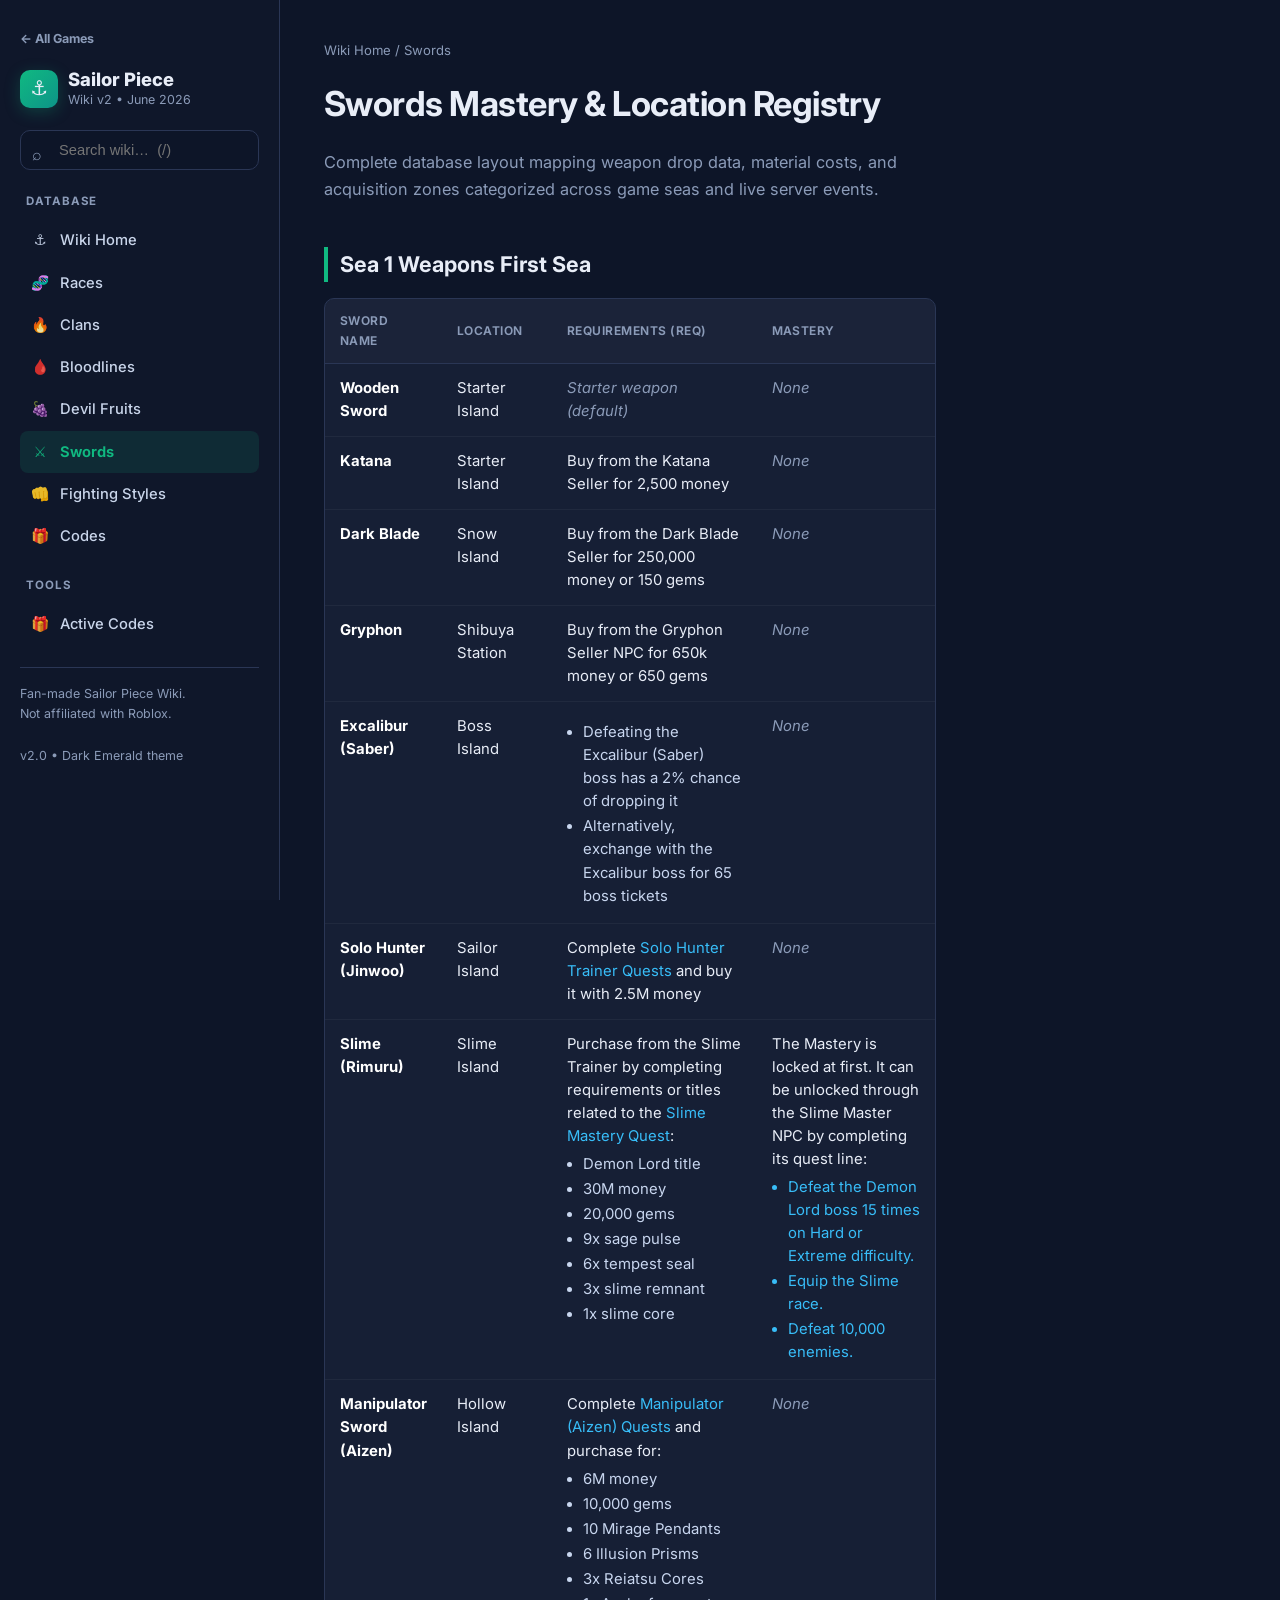
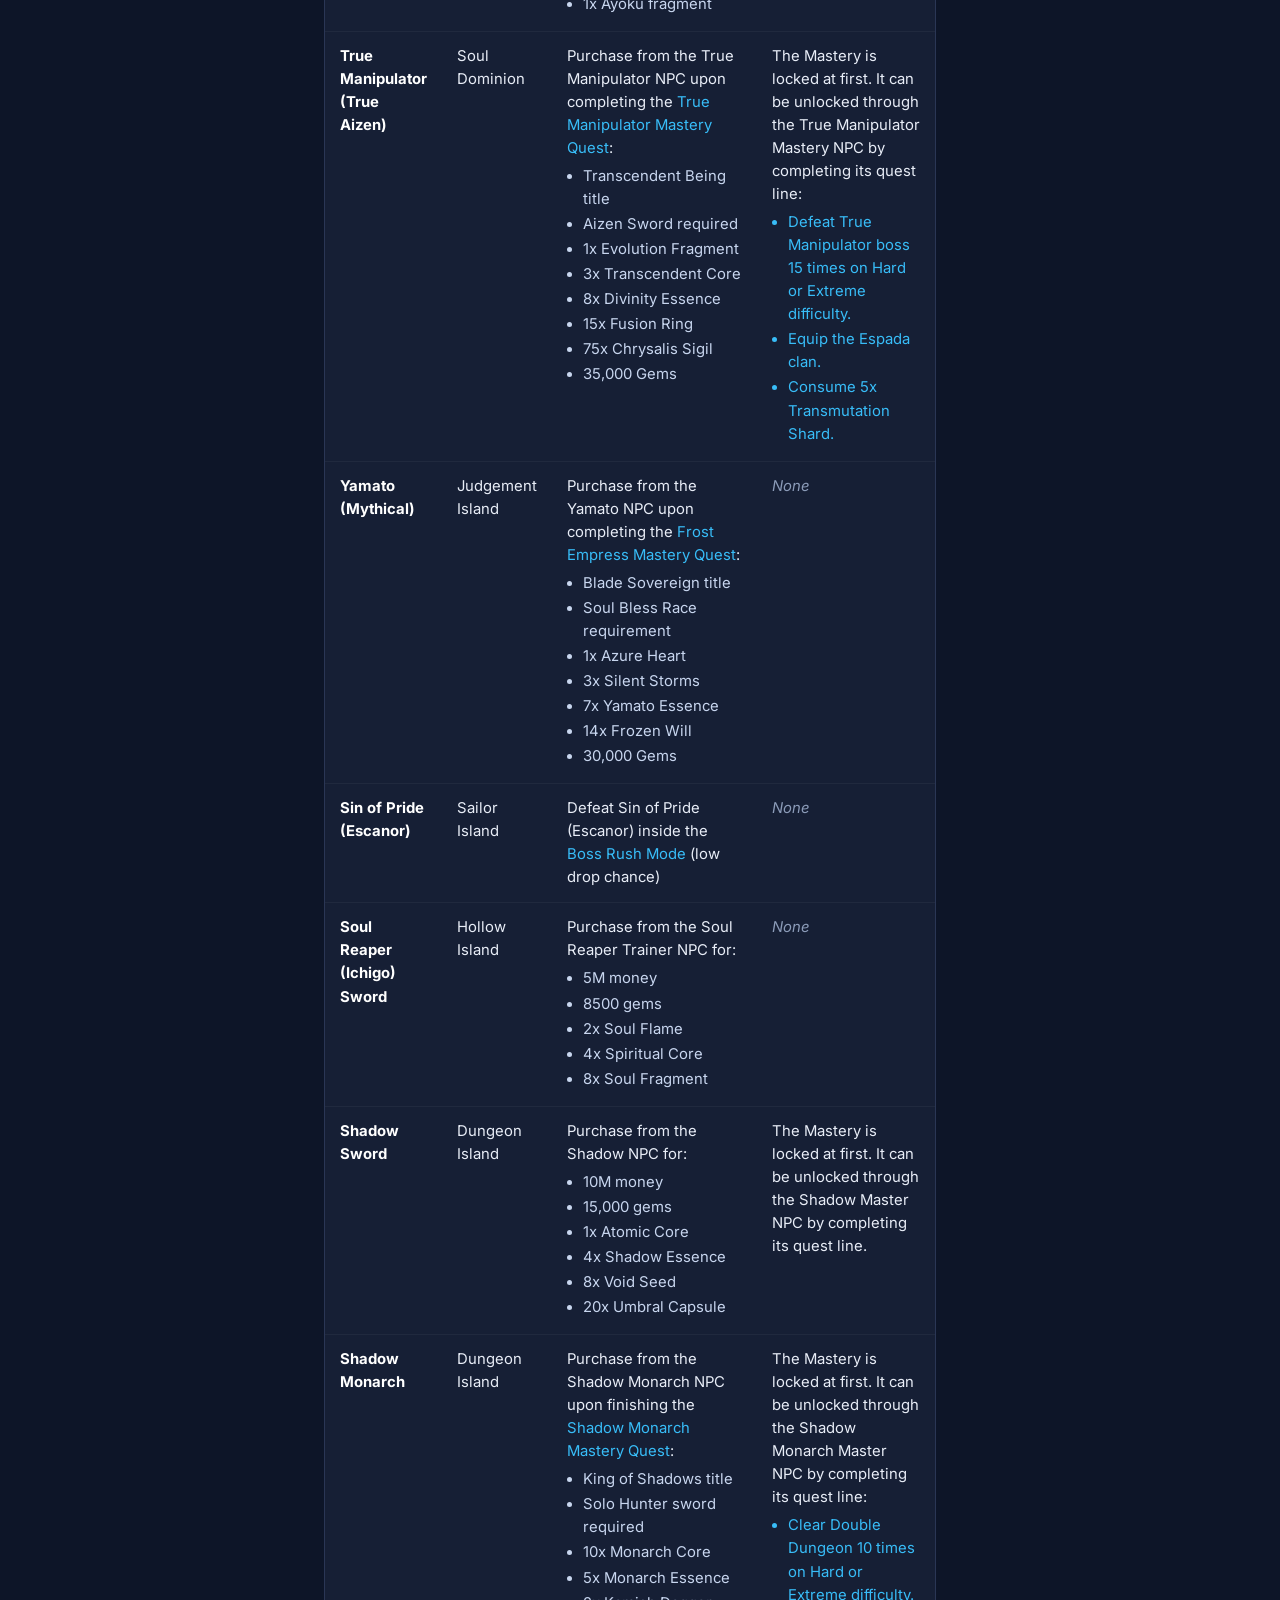
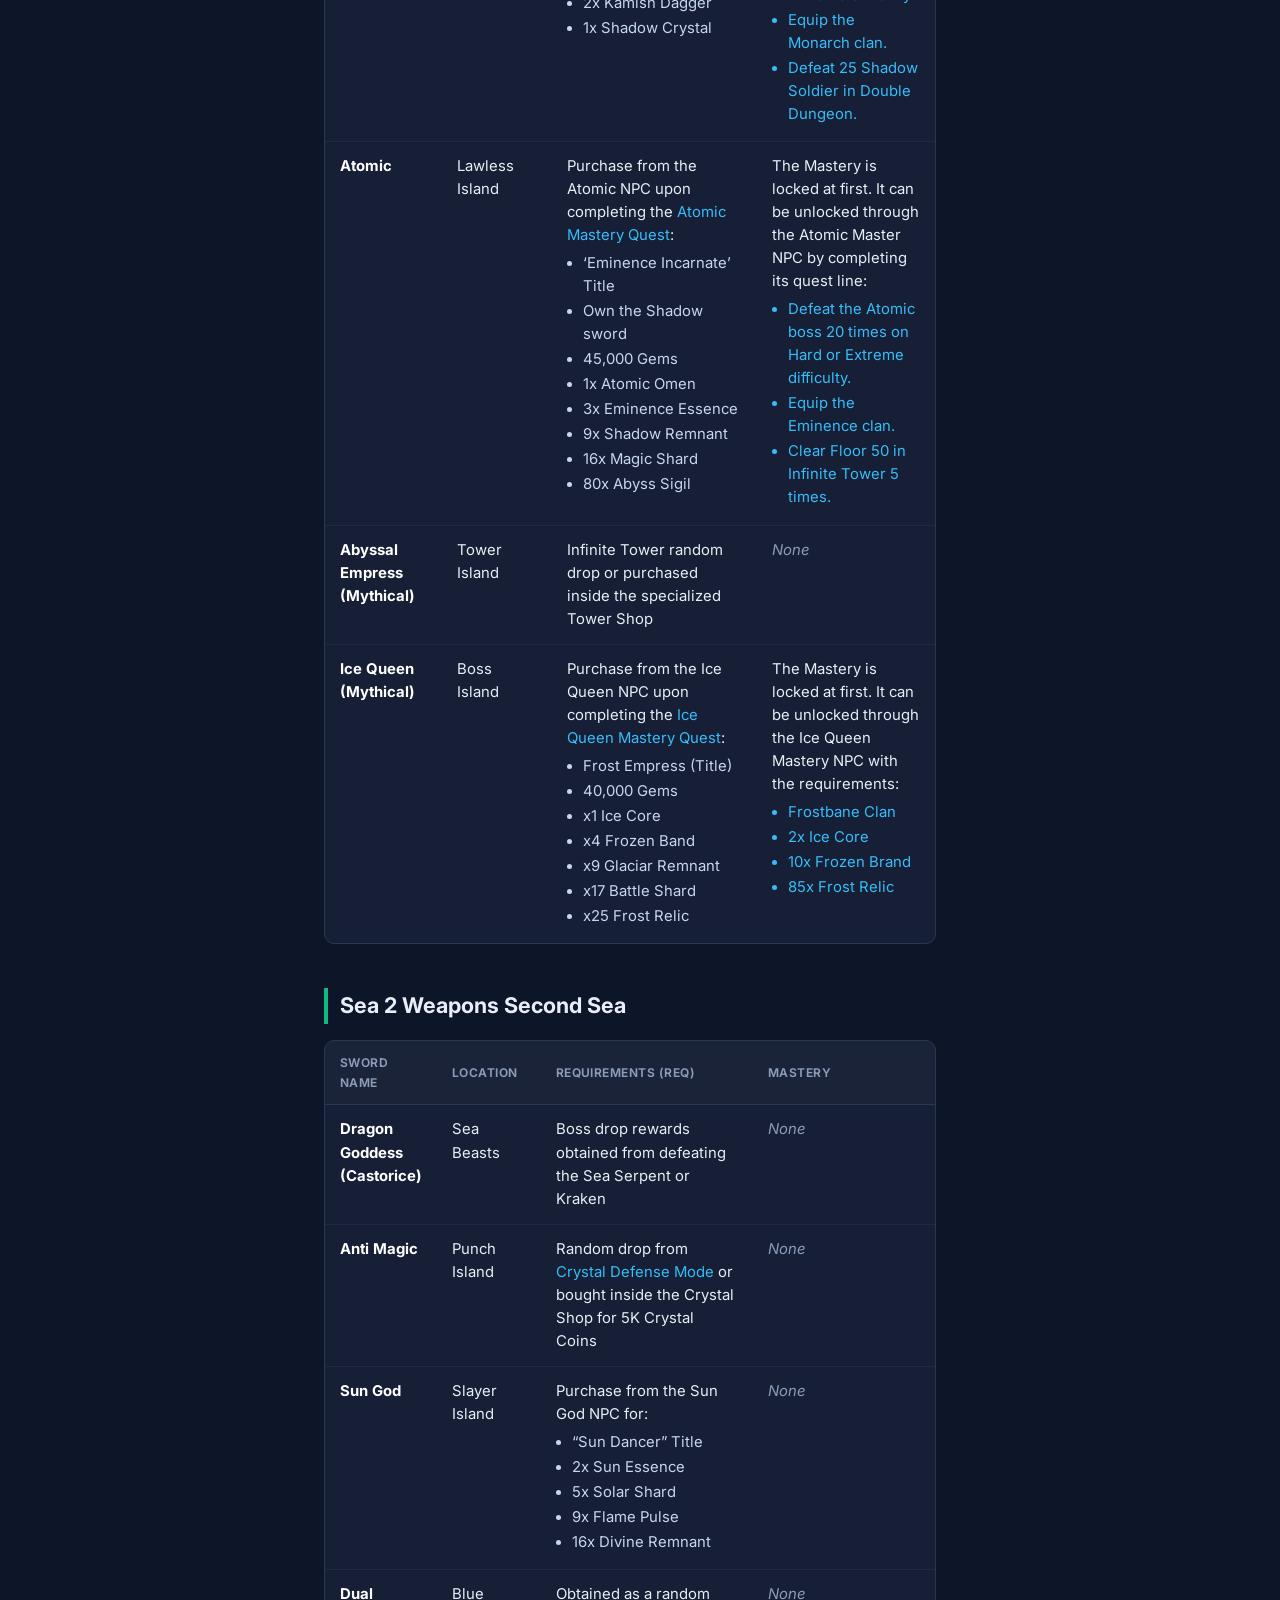
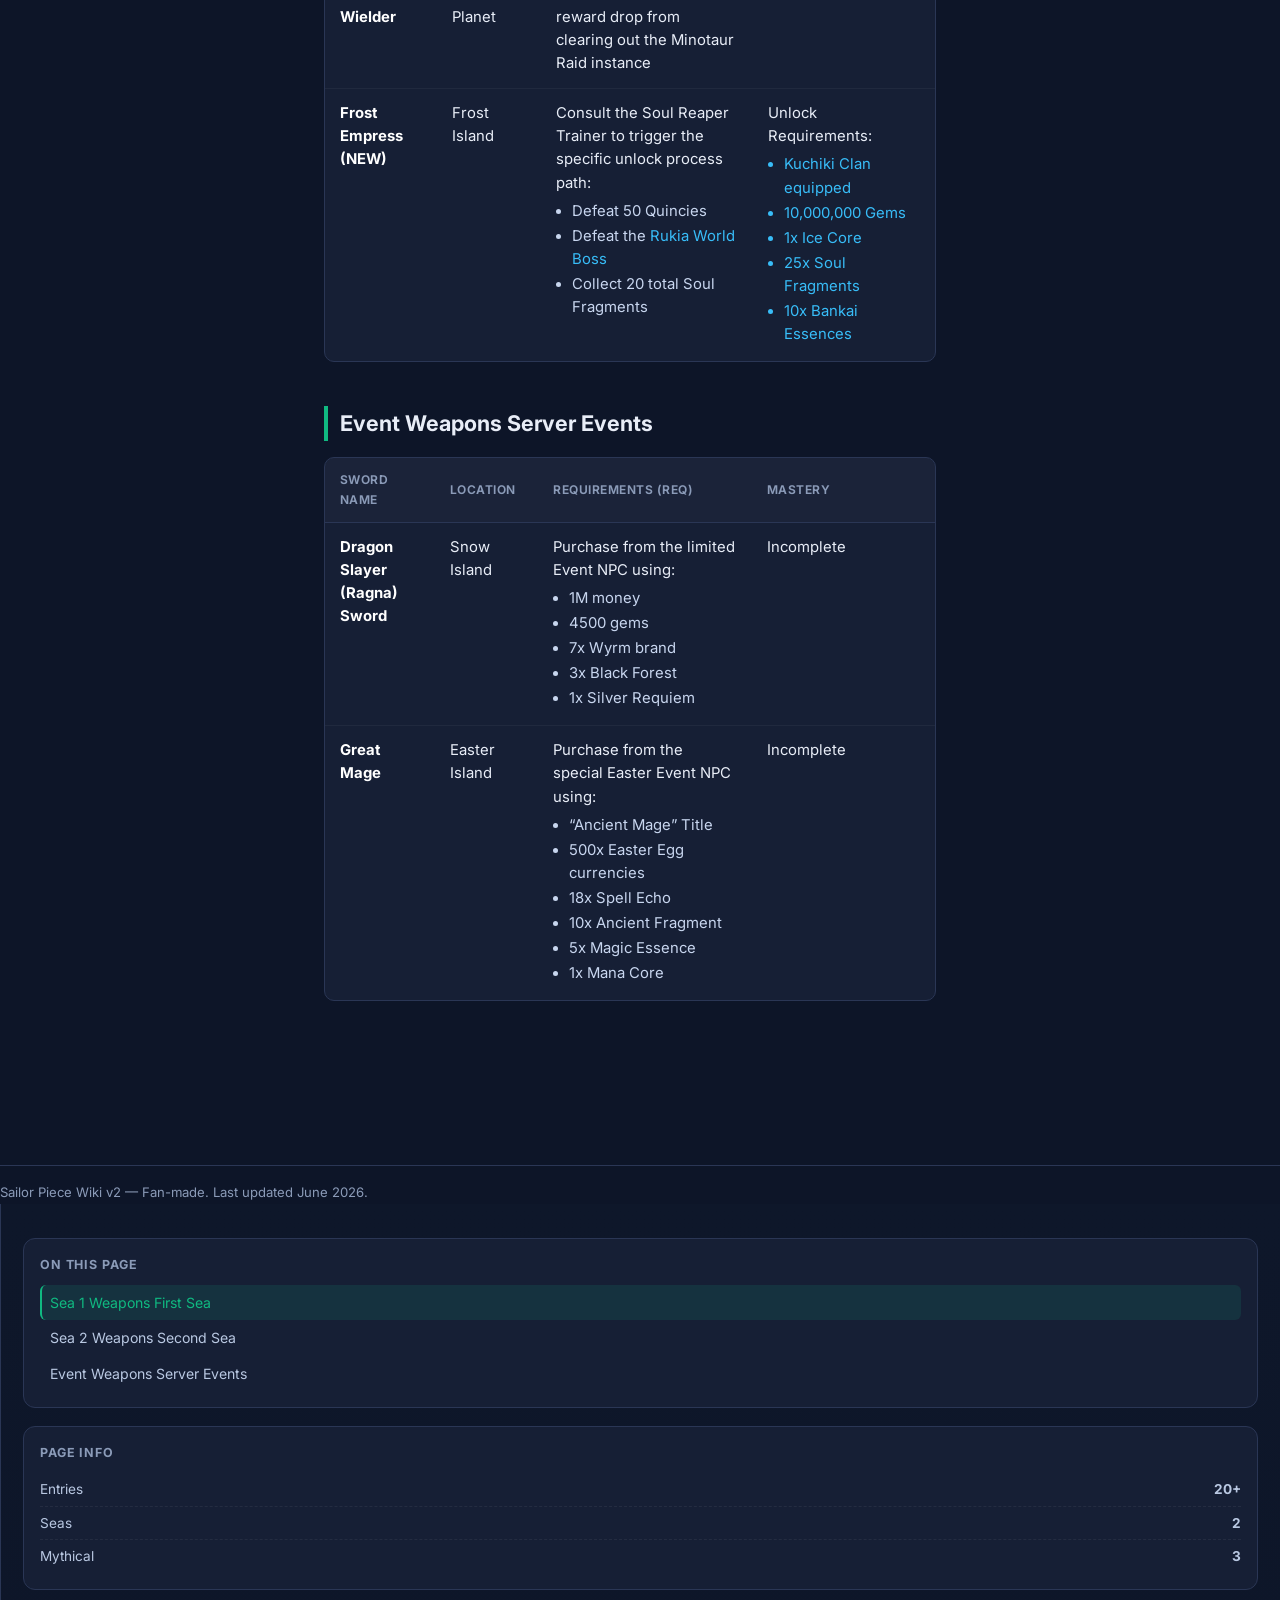
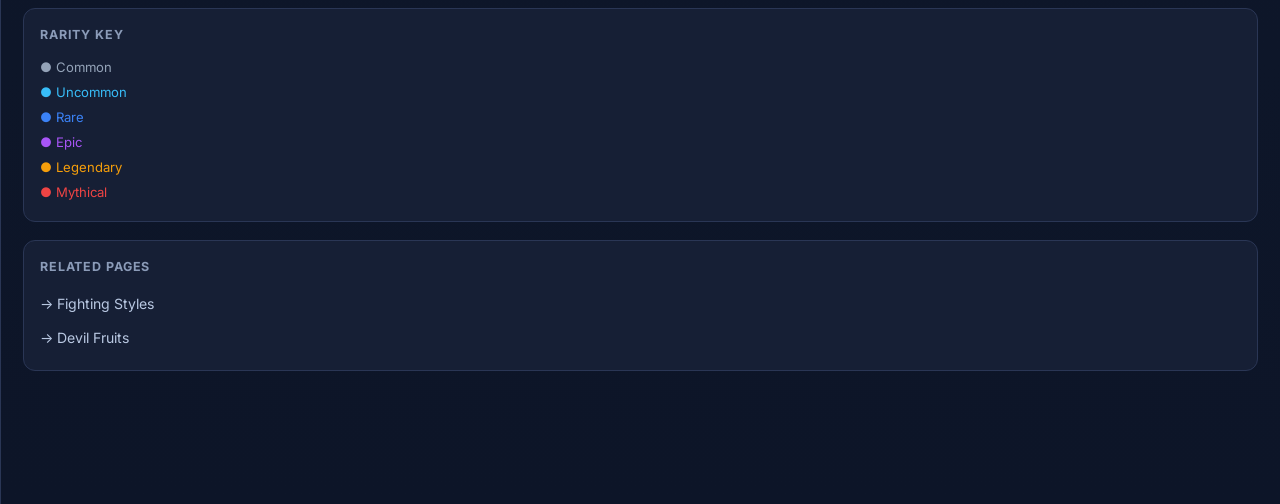
<file: games/sailor-piece/swords.html>
<!DOCTYPE html>
<html lang="en">
<head>
<meta charset="UTF-8">
<meta name="viewport" content="width=device-width, initial-scale=1.0">
<title>Swords Database & Mastery Guide | Sailor Piece Wiki</title>
<link rel="preconnect" href="https://fonts.googleapis.com">
<link rel="preconnect" href="https://fonts.gstatic.com" crossorigin>
<link href="https://fonts.googleapis.com/css2?family=Inter:wght@400;500;600;700;800&display=swap" rel="stylesheet">
<link rel="stylesheet" href="assets/wiki.css">
</head>
<body>

<div class="topbar">
  <div class="brand">⚓ Sailor <span>Piece</span></div>
  <button id="sidebar-toggle">☰ Menu</button>
</div>

<div class="wiki-shell">
  <!-- LEFT -->
  <aside class="sidebar-left" id="sidebar-left">
    <a href="../../index.html" class="hub-back">← All Games</a>
    <a class="brand-box" href="index.html">
      <div class="brand-icon">⚓</div>
      <div><div class="brand-title">Sailor Piece</div><div class="brand-sub">Wiki v2 • June 2026</div></div>
    </a>

    <div class="search-wrap">
      <span class="search-icon">⌕</span>
      <input id="wiki-search" class="search-input" type="search" placeholder="Search wiki…  (/)" autocomplete="off">
      <div class="search-results" id="search-results"></div>
    </div>

    <div class="nav-group-label">Database</div>
    <ul class="nav-list">
      <li><a href="index.html"><span class="nav-ico">⚓</span>Wiki Home</a></li>
<li><a href="races.html"><span class="nav-ico">🧬</span>Races</a></li>
<li><a href="clans.html"><span class="nav-ico">🔥</span>Clans</a></li>
<li><a href="bloodlines.html"><span class="nav-ico">🩸</span>Bloodlines</a></li>
<li><a href="fruits.html"><span class="nav-ico">🍇</span>Devil Fruits</a></li>
<li><a href="swords.html" class="active"><span class="nav-ico">⚔️</span>Swords</a></li>
<li><a href="melee.html"><span class="nav-ico">👊</span>Fighting Styles</a></li>
<li><a href="codes.html"><span class="nav-ico">🎁</span>Codes</a></li>

    </ul>

    <div class="nav-group-label">Tools</div>
    <ul class="nav-list">
      <li><a href="codes.html"><span class="nav-ico">🎁</span>Active Codes</a></li>
    </ul>

    <div class="nav-footer">
      Fan-made Sailor Piece Wiki.<br>Not affiliated with Roblox.<br><br>
      v2.0 • Dark Emerald theme
    </div>
  </aside>

  <!-- MAIN -->
  <main class="main-col">
    <div class="breadcrumbs"><a href="index.html">Wiki Home</a> / Swords</div>
    <article class="article">
<h1>Swords Mastery & Location Registry</h1>
        <p class="subtitle">Complete database layout mapping weapon drop data, material costs, and acquisition zones categorized across game seas and live server events.</p>

        <!-- Sea 1 Section -->
        <h2 class="section-title">Sea 1 Weapons <span class="topic-badge badge-sea1">First Sea</span></h2>
        <table class="db-table">
            <thead>
                <tr>
                    <th style="width: 18%;">Sword Name</th>
                    <th style="width: 17%;">Location</th>
                    <th style="width: 35%;">Requirements (Req)</th>
                    <th style="width: 30%;">Mastery</th>
                </tr>
            </thead>
            <tbody>
                <tr>
                    <td class="sword-name">Wooden Sword</td>
                    <td class="location-text">Starter Island</td>
                    <td class="none-text">Starter weapon (default)</td>
                    <td class="none-text">None</td>
                </tr>
                <tr>
                    <td class="sword-name">Katana</td>
                    <td class="location-text">Starter Island</td>
                    <td>Buy from the Katana Seller for 2,500 money</td>
                    <td class="none-text">None</td>
                </tr>
                <tr>
                    <td class="sword-name">Dark Blade</td>
                    <td class="location-text">Snow Island</td>
                    <td>Buy from the Dark Blade Seller for 250,000 money or 150 gems</td>
                    <td class="none-text">None</td>
                </tr>
                <tr>
                    <td class="sword-name">Gryphon</td>
                    <td class="location-text">Shibuya Station</td>
                    <td>Buy from the Gryphon Seller NPC for 650k money or 650 gems</td>
                    <td class="none-text">None</td>
                </tr>
                <tr>
                    <td class="sword-name">Excalibur (Saber)</td>
                    <td class="location-text">Boss Island</td>
                    <td>
                        <ul class="req-list">
                            <li>Defeating the Excalibur (Saber) boss has a 2% chance of dropping it</li>
                            <li>Alternatively, exchange with the Excalibur boss for 65 boss tickets</li>
                        </ul>
                    </td>
                    <td class="none-text">None</td>
                </tr>
                <tr>
                    <td class="sword-name">Solo Hunter (Jinwoo)</td>
                    <td class="location-text">Sailor Island</td>
                    <td>Complete <a href="#" class="quest-link">Solo Hunter Trainer Quests</a> and buy it with 2.5M money</td>
                    <td class="none-text">None</td>
                </tr>
                <tr>
                    <td class="sword-name">Slime (Rimuru)</td>
                    <td class="location-text">Slime Island</td>
                    <td>
                        Purchase from the Slime Trainer by completing requirements or titles related to the <a href="#" class="quest-link">Slime Mastery Quest</a>:
                        <ul class="req-list" style="margin-top: 5px;">
                            <li>Demon Lord title</li>
                            <li>30M money</li>
                            <li>20,000 gems</li>
                            <li>9x sage pulse</li>
                            <li>6x tempest seal</li>
                            <li>3x slime remnant</li>
                            <li>1x slime core</li>
                        </ul>
                    </td>
                    <td>
                        The Mastery is locked at first. It can be unlocked through the Slime Master NPC by completing its quest line:
                        <ul class="req-list" style="margin-top: 5px; color: #38bdf8;">
                            <li>Defeat the Demon Lord boss 15 times on Hard or Extreme difficulty.</li>
                            <li>Equip the Slime race.</li>
                            <li>Defeat 10,000 enemies.</li>
                        </ul>
                    </td>
                </tr>
                <tr>
                    <td class="sword-name">Manipulator Sword (Aizen)</td>
                    <td class="location-text">Hollow Island</td>
                    <td>
                        Complete <a href="#" class="quest-link">Manipulator (Aizen) Quests</a> and purchase for:
                        <ul class="req-list" style="margin-top: 5px;">
                            <li>6M money</li>
                            <li>10,000 gems</li>
                            <li>10 Mirage Pendants</li>
                            <li>6 Illusion Prisms</li>
                            <li>3x Reiatsu Cores</li>
                            <li>1x Ayoku fragment</li>
                        </ul>
                    </td>
                    <td class="none-text">None</td>
                </tr>
                <tr>
                    <td class="sword-name">True Manipulator (True Aizen)</td>
                    <td class="location-text">Soul Dominion</td>
                    <td>
                        Purchase from the True Manipulator NPC upon completing the <a href="#" class="quest-link">True Manipulator Mastery Quest</a>:
                        <ul class="req-list" style="margin-top: 5px;">
                            <li>Transcendent Being title</li>
                            <li>Aizen Sword required</li>
                            <li>1x Evolution Fragment</li>
                            <li>3x Transcendent Core</li>
                            <li>8x Divinity Essence</li>
                            <li>15x Fusion Ring</li>
                            <li>75x Chrysalis Sigil</li>
                            <li>35,000 Gems</li>
                        </ul>
                    </td>
                    <td>
                        The Mastery is locked at first. It can be unlocked through the True Manipulator Mastery NPC by completing its quest line:
                        <ul class="req-list" style="margin-top: 5px; color: #38bdf8;">
                            <li>Defeat True Manipulator boss 15 times on Hard or Extreme difficulty.</li>
                            <li>Equip the Espada clan.</li>
                            <li>Consume 5x Transmutation Shard.</li>
                        </ul>
                    </td>
                </tr>
                <tr>
                    <td class="sword-name">Yamato (Mythical)</td>
                    <td class="location-text">Judgement Island</td>
                    <td>
                        Purchase from the Yamato NPC upon completing the <a href="#" class="quest-link">Frost Empress Mastery Quest</a>:
                        <ul class="req-list" style="margin-top: 5px;">
                            <li>Blade Sovereign title</li>
                            <li>Soul Bless Race requirement</li>
                            <li>1x Azure Heart</li>
                            <li>3x Silent Storms</li>
                            <li>7x Yamato Essence</li>
                            <li>14x Frozen Will</li>
                            <li>30,000 Gems</li>
                        </ul>
                    </td>
                    <td class="none-text">None</td>
                </tr>
                <tr>
                    <td class="sword-name">Sin of Pride (Escanor)</td>
                    <td class="location-text">Sailor Island</td>
                    <td>Defeat Sin of Pride (Escanor) inside the <a href="#" class="quest-link">Boss Rush Mode</a> (low drop chance)</td>
                    <td class="none-text">None</td>
                </tr>
                <tr>
                    <td class="sword-name">Soul Reaper (Ichigo) Sword</td>
                    <td class="location-text">Hollow Island</td>
                    <td>
                        Purchase from the Soul Reaper Trainer NPC for:
                        <ul class="req-list" style="margin-top: 5px;">
                            <li>5M money</li>
                            <li>8500 gems</li>
                            <li>2x Soul Flame</li>
                            <li>4x Spiritual Core</li>
                            <li>8x Soul Fragment</li>
                        </ul>
                    </td>
                    <td class="none-text">None</td>
                </tr>
                <tr>
                    <td class="sword-name">Shadow Sword</td>
                    <td class="location-text">Dungeon Island</td>
                    <td>
                        Purchase from the Shadow NPC for:
                        <ul class="req-list" style="margin-top: 5px;">
                            <li>10M money</li>
                            <li>15,000 gems</li>
                            <li>1x Atomic Core</li>
                            <li>4x Shadow Essence</li>
                            <li>8x Void Seed</li>
                            <li>20x Umbral Capsule</li>
                        </ul>
                    </td>
                    <td>The Mastery is locked at first. It can be unlocked through the Shadow Master NPC by completing its quest line.</td>
                </tr>
                <tr>
                    <td class="sword-name">Shadow Monarch</td>
                    <td class="location-text">Dungeon Island</td>
                    <td>
                        Purchase from the Shadow Monarch NPC upon finishing the <a href="#" class="quest-link">Shadow Monarch Mastery Quest</a>:
                        <ul class="req-list" style="margin-top: 5px;">
                            <li>King of Shadows title</li>
                            <li>Solo Hunter sword required</li>
                            <li>10x Monarch Core</li>
                            <li>5x Monarch Essence</li>
                            <li>2x Kamish Dagger</li>
                            <li>1x Shadow Crystal</li>
                        </ul>
                    </td>
                    <td>
                        The Mastery is locked at first. It can be unlocked through the Shadow Monarch Master NPC by completing its quest line:
                        <ul class="req-list" style="margin-top: 5px; color: #38bdf8;">
                            <li>Clear Double Dungeon 10 times on Hard or Extreme difficulty.</li>
                            <li>Equip the Monarch clan.</li>
                            <li>Defeat 25 Shadow Soldier in Double Dungeon.</li>
                        </ul>
                    </td>
                </tr>
                <tr>
                    <td class="sword-name">Atomic</td>
                    <td class="location-text">Lawless Island</td>
                    <td>
                        Purchase from the Atomic NPC upon completing the <a href="#" class="quest-link">Atomic Mastery Quest</a>:
                        <ul class="req-list" style="margin-top: 5px;">
                            <li>‘Eminence Incarnate’ Title</li>
                            <li>Own the Shadow sword</li>
                            <li>45,000 Gems</li>
                            <li>1x Atomic Omen</li>
                            <li>3x Eminence Essence</li>
                            <li>9x Shadow Remnant</li>
                            <li>16x Magic Shard</li>
                            <li>80x Abyss Sigil</li>
                        </ul>
                    </td>
                    <td>
                        The Mastery is locked at first. It can be unlocked through the Atomic Master NPC by completing its quest line:
                        <ul class="req-list" style="margin-top: 5px; color: #38bdf8;">
                            <li>Defeat the Atomic boss 20 times on Hard or Extreme difficulty.</li>
                            <li>Equip the Eminence clan.</li>
                            <li>Clear Floor 50 in Infinite Tower 5 times.</li>
                        </ul>
                    </td>
                </tr>
                <tr>
                    <td class="sword-name">Abyssal Empress (Mythical)</td>
                    <td class="location-text">Tower Island</td>
                    <td>Infinite Tower random drop or purchased inside the specialized Tower Shop</td>
                    <td class="none-text">None</td>
                </tr>
                <tr>
                    <td class="sword-name">Ice Queen (Mythical)</td>
                    <td class="location-text">Boss Island</td>
                    <td>
                        Purchase from the Ice Queen NPC upon completing the <a href="#" class="quest-link">Ice Queen Mastery Quest</a>:
                        <ul class="req-list" style="margin-top: 5px;">
                            <li>Frost Empress (Title)</li>
                            <li>40,000 Gems</li>
                            <li>x1 Ice Core</li>
                            <li>x4 Frozen Band</li>
                            <li>x9 Glaciar Remnant</li>
                            <li>x17 Battle Shard</li>
                            <li>x25 Frost Relic</li>
                        </ul>
                    </td>
                    <td>
                        The Mastery is locked at first. It can be unlocked through the Ice Queen Mastery NPC with the requirements:
                        <ul class="req-list" style="margin-top: 5px; color: #38bdf8;">
                            <li>Frostbane Clan</li>
                            <li>2x Ice Core</li>
                            <li>10x Frozen Brand</li>
                            <li>85x Frost Relic</li>
                        </ul>
                    </td>
                </tr>
            </tbody>
        </table>

        <!-- Sea 2 Section -->
        <h2 class="section-title">Sea 2 Weapons <span class="topic-badge badge-sea2">Second Sea</span></h2>
        <table class="db-table">
            <thead>
                <tr>
                    <th style="width: 18%;">Sword Name</th>
                    <th style="width: 17%;">Location</th>
                    <th style="width: 35%;">Requirements (Req)</th>
                    <th style="width: 30%;">Mastery</th>
                </tr>
            </thead>
            <tbody>
                <tr>
                    <td class="sword-name">Dragon Goddess (Castorice)</td>
                    <td class="location-text">Sea Beasts</td>
                    <td>Boss drop rewards obtained from defeating the Sea Serpent or Kraken</td>
                    <td class="none-text">None</td>
                </tr>
                <tr>
                    <td class="sword-name">Anti Magic</td>
                    <td class="location-text">Punch Island</td>
                    <td>Random drop from <a href="#" class="quest-link">Crystal Defense Mode</a> or bought inside the Crystal Shop for 5K Crystal Coins</td>
                    <td class="none-text">None</td>
                </tr>
                <tr>
                    <td class="sword-name">Sun God</td>
                    <td class="location-text">Slayer Island</td>
                    <td>
                        Purchase from the Sun God NPC for:
                        <ul class="req-list" style="margin-top: 5px;">
                            <li>“Sun Dancer” Title</li>
                            <li>2x Sun Essence</li>
                            <li>5x Solar Shard</li>
                            <li>9x Flame Pulse</li>
                            <li>16x Divine Remnant</li>
                        </ul>
                    </td>
                    <td class="none-text">None</td>
                </tr>
                <tr>
                    <td class="sword-name">Dual Wielder</td>
                    <td class="location-text">Blue Planet</td>
                    <td>Obtained as a random reward drop from clearing out the Minotaur Raid instance</td>
                    <td class="none-text">None</td>
                </tr>
                <tr>
                    <td class="sword-name">Frost Empress (NEW)</td>
                    <td class="location-text">Frost Island</td>
                    <td>
                        Consult the Soul Reaper Trainer to trigger the specific unlock process path:
                        <ul class="req-list" style="margin-top: 5px;">
                            <li>Defeat 50 Quincies</li>
                            <li>Defeat the <a href="#" class="quest-link">Rukia World Boss</a></li>
                            <li>Collect 20 total Soul Fragments</li>
                        </ul>
                    </td>
                    <td>
                        Unlock Requirements:
                        <ul class="req-list" style="margin-top: 5px; color: #38bdf8;">
                            <li>Kuchiki Clan equipped</li>
                            <li>10,000,000 Gems</li>
                            <li>1x Ice Core</li>
                            <li>25x Soul Fragments</li>
                            <li>10x Bankai Essences</li>
                        </ul>
                    </td>
                </tr>
            </tbody>
        </table>

        <!-- Event Section -->
        <h2 class="section-title">Event Weapons <span class="topic-badge badge-event">Server Events</span></h2>
        <table class="db-table">
            <thead>
                <tr>
                    <th style="width: 18%;">Sword Name</th>
                    <th style="width: 17%;">Location</th>
                    <th style="width: 35%;">Requirements (Req)</th>
                    <th style="width: 30%;">Mastery</th>
                </tr>
            </thead>
            <tbody>
                <tr>
                    <td class="sword-name">Dragon Slayer (Ragna) Sword</td>
                    <td class="location-text">Snow Island</td>
                    <td>
                        Purchase from the limited Event NPC using:
                        <ul class="req-list" style="margin-top: 5px;">
                            <li>1M money</li>
                            <li>4500 gems</li>
                            <li>7x Wyrm brand</li>
                            <li>3x Black Forest</li>
                            <li>1x Silver Requiem</li>
                        </ul>
                    </td>
                    <td class="incomplete-text">Incomplete</td>
                </tr>
                <tr>
                    <td class="sword-name">Great Mage</td>
                    <td class="location-text">Easter Island</td>
                    <td>
                        Purchase from the special Easter Event NPC using:
                        <ul class="req-list" style="margin-top: 5px;">
                            <li>“Ancient Mage” Title</li>
                            <li>500x Easter Egg currencies</li>
                            <li>18x Spell Echo</li>
                            <li>10x Ancient Fragment</li>
                            <li>5x Magic Essence</li>
                            <li>1x Mana Core</li>
                        </ul>
                    </td>
                    <td class="incomplete-text">Incomplete</td>
                </tr>
            </tbody>
        </table>
    </div>
    </article>
    <footer style="margin-top:56px; color: var(--muted); font-size:.82rem; border-top:1px solid var(--border); padding-top:16px">
      Sailor Piece Wiki v2 — Fan-made. Last updated June 2026.
    </footer>
  </main>

  <!-- RIGHT -->
  <aside class="sidebar-right">
    <div class="right-card">
      <h4>On this page</h4>
      <ul class="toc-list" id="toc-list"><li style="color:var(--muted);font-size:.85rem">Loading…</li></ul>
    </div>

    <div class="right-card">
      <h4>Page Info</h4>
      <div class="right-kv">
        <div><span>Entries</span><strong>20+</strong></div><div><span>Seas</span><strong>2</strong></div><div><span>Mythical</span><strong>3</strong></div>
      </div>
    </div>

    <div class="right-card">
      <h4>Rarity Key</h4>
      <div style="font-size:.82rem; line-height:1.9; color:#b9c8e2">
        <span style="color:var(--common)">● Common</span><br>
        <span style="color:var(--uncommon)">● Uncommon</span><br>
        <span style="color:var(--rare)">● Rare</span><br>
        <span style="color:var(--epic)">● Epic</span><br>
        <span style="color:var(--legendary)">● Legendary</span><br>
        <span style="color:var(--mythical)">● Mythical</span>
      </div>
    </div>

    <div class="right-card">
      <h4>Related Pages</h4>
      <ul class="related-links">
        <li><a href="melee.html">→ Fighting Styles</a></li><li><a href="fruits.html">→ Devil Fruits</a></li>
      </ul>
    </div>
  </aside>
</div>

<script src="assets/wiki.js"></script>
</body>
</html>
</file>
<file: games/sailor-piece/assets/wiki.css>
:root {
  --bg-main: #0d1528;
  --bg-card: #161f35;
  --bg-card-2: #1c2640;
  --bg-sidebar: #0f172a;
  --border: #2a3655;
  --text: #e8edf7;
  --muted: #8b9bb8;
  --accent: #10b981;
  --accent-dim: rgba(16,185,129,.12);
  --accent-2: #38bdf8;
  --common: #94a3b8;
  --uncommon: #38bdf8;
  --rare: #3b82f6;
  --epic: #a855f7;
  --legendary: #f59e0b;
  --mythical: #ef4444;
  --shadow: 0 8px 28px rgba(0,0,0,.35);
  --radius: 12px;
  --left-w: 280px;
  --right-w: 300px;
  --topbar-h: 58px;
}

* { box-sizing: border-box; }
html { scroll-behavior: smooth; }
body {
  margin: 0;
  font-family: 'Inter', system-ui, -apple-system, Segoe UI, Roboto, sans-serif;
  background: var(--bg-main);
  color: var(--text);
  line-height: 1.65;
  -webkit-font-smoothing: antialiased;
}

/* Top bar - mobile */
.topbar {
  display: none;
  position: sticky;
  top: 0;
  z-index: 50;
  background: rgba(13,21,40,.93);
  backdrop-filter: blur(10px);
  border-bottom: 1px solid var(--border);
  padding: 12px 16px;
  align-items: center;
  justify-content: space-between;
}
.topbar .brand { font-weight: 800; font-size: 1.05rem; }
.topbar .brand span { color: var(--accent); }
.topbar button {
  background: var(--bg-card);
  border: 1px solid var(--border);
  color: var(--text);
  border-radius: 8px;
  padding: 7px 12px;
  cursor: pointer;
}

/* Layout */
.wiki-shell {
  display: grid;
  grid-template-columns: var(--left-w) minmax(0,1fr) var(--right-w);
  gap: 0;
  min-height: 100vh;
  max-width: 1460px;
  margin: 0 auto;
}

/* Left sidebar */
.sidebar-left {
  position: sticky;
  top: 0;
  height: 100vh;
  overflow-y: auto;
  border-right: 1px solid var(--border);
  background: var(--bg-sidebar);
  padding: 24px 20px;
}
.sidebar-left::-webkit-scrollbar, .sidebar-right::-webkit-scrollbar { width: 5px; }
.sidebar-left::-webkit-scrollbar-thumb, .sidebar-right::-webkit-scrollbar-thumb { background: #24304d; }

.brand-box {
  display: flex; align-items: center; gap: 10px;
  margin-bottom: 20px;
  text-decoration: none; color: var(--text);
}
.brand-icon {
  width: 38px; height: 38px;
  background: linear-gradient(135deg, #10b981, #0d9488);
  border-radius: 10px;
  display: flex; align-items: center; justify-content: center;
  font-size: 1.25rem;
  box-shadow: 0 4px 16px rgba(16,185,129,.25);
}
.brand-title { font-weight: 800; font-size: 1.15rem; line-height: 1.2;}
.brand-sub { color: var(--muted); font-size: .78rem; }

/* Search */
.search-wrap { position: relative; margin-bottom: 22px; }
.search-input {
  width: 100%;
  background: var(--bg-main);
  border: 1px solid var(--border);
  color: var(--text);
  padding: 11px 13px 11px 38px;
  border-radius: 10px;
  font-size: .92rem;
  outline: none;
  transition: border-color .15s;
}
.search-input:focus { border-color: var(--accent); box-shadow: 0 0 0 3px rgba(16,185,129,.15); }
.search-icon { position: absolute; left: 12px; top: 11px; color: var(--muted); }
.search-results {
  position: absolute;
  top: calc(100% + 6px);
  left: 0; right: 0;
  background: var(--bg-card-2);
  border: 1px solid var(--border);
  border-radius: 10px;
  box-shadow: var(--shadow);
  max-height: 420px;
  overflow-y: auto;
  z-index: 100;
  display: none;
}
.search-results.open { display: block; }
.search-result-item {
  padding: 10px 13px;
  border-bottom: 1px solid rgba(255,255,255,.04);
  cursor: pointer;
  display: block;
  text-decoration: none;
  color: inherit;
}
.search-result-item:hover { background: rgba(16,185,129,.07); }
.search-result-item:last-child { border-bottom: none; }
.sr-title { font-weight: 650; font-size: .88rem; }
.sr-path { font-size: .75rem; color: var(--muted); }
.sr-snippet { font-size: .78rem; color: #a8b8d6; margin-top: 2px; }
.search-no-results { padding: 14px; color: var(--muted); font-size: .85rem; text-align: center; }
mark { background: rgba(16,185,129,.28); color: #d1fae5; border-radius: 3px; padding: 0 2px; }

/* Nav */
.nav-group-label {
  font-size: .72rem;
  text-transform: uppercase;
  letter-spacing: .08em;
  color: var(--muted);
  font-weight: 700;
  margin: 18px 0 8px 6px;
}
.nav-list { list-style: none; padding: 0; margin: 0; }
.nav-list a {
  display: flex; align-items: center; gap: 10px;
  padding: 9px 10px;
  border-radius: 8px;
  color: #c9d5ea;
  text-decoration: none;
  font-size: .92rem;
  font-weight: 500;
  transition: .15s;
}
.nav-list a:hover { background: var(--bg-card); color: #fff; }
.nav-list a.active { background: var(--accent-dim); color: var(--accent); font-weight: 660; }
.nav-list .nav-ico { width: 20px; text-align: center; opacity: .9; }

.nav-footer {
  margin-top: 22px;
  padding-top: 16px;
  border-top: 1px solid var(--border);
  font-size: .78rem;
  color: var(--muted);
}

/* Main */
.main-col {
  min-width: 0;
  padding: 40px 44px 80px;
}
.breadcrumbs {
  color: var(--muted);
  font-size: .82rem;
  margin-bottom: 14px;
}
.breadcrumbs a { color: var(--muted); text-decoration: none; }
.breadcrumbs a:hover { color: var(--accent); }

.article h1 { font-size: 2.15rem; margin: 0 0 8px; letter-spacing: -.015em; }
.article .subtitle { color: var(--muted); font-size: 1.02rem; margin-bottom: 28px; }

.article h2 {
  font-size: 1.35rem;
  margin: 44px 0 16px;
  padding-left: 12px;
  border-left: 4px solid var(--accent);
  scroll-margin-top: 28px;
}
.article h3 { font-size: 1.1rem; color: #d6e2f7; margin-top: 28px; }

.editors-note {
  background: var(--accent-dim);
  border-left: 4px solid var(--accent);
  padding: 12px 16px;
  border-radius: 8px;
  margin-bottom: 24px;
  font-size: .92rem;
}
.editors-note strong { color: var(--accent); }

/* Tables */
.db-table {
  width: 100%;
  border-collapse: separate;
  border-spacing: 0;
  background: var(--bg-card);
  border: 1px solid var(--border);
  border-radius: 10px;
  overflow: hidden;
  margin-bottom: 28px;
  font-size: .93rem;
}
.db-table th {
  background: rgba(255,255,255,.02);
  color: var(--muted);
  font-weight: 650;
  text-transform: uppercase;
  font-size: .75rem;
  letter-spacing: .04em;
  padding: 12px 15px;
  border-bottom: 1px solid var(--border);
  text-align: left;
}
.db-table td {
  padding: 13px 15px;
  border-bottom: 1px solid rgba(255,255,255,.045);
  vertical-align: top;
  line-height: 1.55;
}
.db-table tr:last-child td { border-bottom: none; }
.db-table tr:hover td { background: rgba(255,255,255,.015); }

/* Rarity badges */
.rarity-badge {
  font-size: .68rem;
  text-transform: uppercase;
  padding: 3px 8px;
  border-radius: 999px;
  font-weight: 800;
  letter-spacing: .04em;
  vertical-align: middle;
  margin-left: 8px;
}
.badge-common { background: rgba(148,163,184,.12); color: var(--common); }
.badge-uncommon { background: rgba(56,189,248,.12); color: var(--uncommon); }
.badge-rare { background: rgba(59,130,246,.12); color: var(--rare); }
.badge-epic { background: rgba(168,85,247,.12); color: var(--epic); }
.badge-legendary { background: rgba(245,158,11,.12); color: var(--legendary); }
.badge-mythical { background: rgba(239,68,68,.12); color: var(--mythical); }

/* Names */
.fruit-name,.bloodline-name,.race-name,.clan-name,.sword-name,.melee-name { font-weight: 700; color: #fff; }

/* Tags */
.move-tag-list { display: flex; gap: 6px; flex-wrap: wrap; }
.move-tag {
  background: rgba(56,189,248,.1);
  border: 1px solid rgba(56,189,248,.28);
  padding: 3px 8px;
  border-radius: 6px;
  font-size: .78rem;
  font-weight: 650;
  color: #7dd3fc;
}
.buff-highlight { color: #7dd3fc; }
.passive-text { color: #d2ddf0; }
.none-text { color: var(--muted); font-style: italic; }
.quest-link { color: var(--accent-2); text-decoration: none; }
.quest-link:hover { text-decoration: underline; }
.req-list { margin: 6px 0 0 16px; padding: 0; color: #c8d6ef; }
.req-list li { margin: 2px 0; }

.obtainment-card {
  background: rgba(16,185,129,.035);
  border: 1px solid var(--border);
  border-left: 4px solid var(--accent);
  border-radius: 8px;
  padding: 18px 20px;
  margin-bottom: 34px;
  line-height: 1.6;
}
.obtainment-card h3 { margin: 0 0 6px 0; color: var(--accent); font-size: 1.1rem; }
.obtainment-card p { margin: 0; color: #d8e4f8; font-size: .94rem; }

/* Codes page */
.code-card {
  background: var(--bg-card);
  border: 1px solid var(--border);
  border-radius: 10px;
  padding: 16px 18px;
  display: flex;
  justify-content: space-between;
  align-items: center;
  margin-bottom: 10px;
  flex-wrap: wrap;
  gap: 10px;
}
.code-string { font-family: ui-monospace, SFMono-Regular, Menlo, Consolas, monospace; font-weight: 700; color: var(--accent); }
.code-reward { color: #cdd9ef; font-size: .92rem; }
.btn-copy {
  background: var(--accent-dim);
  border: 1px solid rgba(16,185,129,.3);
  color: var(--accent);
  padding: 6px 12px;
  border-radius: 7px;
  cursor: pointer;
  font-weight: 600;
  font-size: .82rem;
}
.btn-copy:hover { background: rgba(16,185,129,.2); }

/* Right sidebar */
.sidebar-right {
  position: sticky;
  top: 0;
  height: 100vh;
  overflow-y: auto;
  border-left: 1px solid var(--border);
  padding: 34px 22px;
  background: linear-gradient(180deg, #0e172a 0%, #0d1528 100%);
}
.right-card {
  background: var(--bg-card);
  border: 1px solid var(--border);
  border-radius: 12px;
  padding: 16px 16px;
  margin-bottom: 18px;
}
.right-card h4 {
  margin: 0 0 10px;
  font-size: .78rem;
  text-transform: uppercase;
  letter-spacing: .07em;
  color: var(--muted);
}
.toc-list { list-style: none; margin: 0; padding: 0; }
.toc-list li { margin: 0; }
.toc-list a {
  display: block;
  padding: 6px 8px;
  border-radius: 6px;
  color: #b9c8e2;
  text-decoration: none;
  font-size: .88rem;
  border-left: 2px solid transparent;
}
.toc-list a:hover { color: #fff; background: rgba(255,255,255,.03); }
.toc-list a.active { color: var(--accent); border-left-color: var(--accent); background: var(--accent-dim); }
.toc-list .toc-h3 { padding-left: 22px; font-size: .82rem; opacity: .9; }

.right-kv { font-size: .85rem; color: #b9c8e2; }
.right-kv div { display: flex; justify-content: space-between; padding: 5px 0; border-bottom: 1px dashed rgba(255,255,255,.06); }
.right-kv div:last-child { border-bottom: none; }

.related-links { list-style: none; padding: 0; margin: 0; }
.related-links a { color: #b9c8e2; text-decoration: none; font-size: .88rem; display: block; padding: 5px 0;}
.related-links a:hover { color: var(--accent); }

/* Hub cards (index) */
.hub-grid {
  display: grid;
  grid-template-columns: repeat(auto-fill, minmax(250px, 1fr));
  gap: 14px;
  margin-top: 22px;
}
.hub-card {
  background: var(--bg-card);
  border: 1px solid var(--border);
  border-radius: 12px;
  padding: 18px;
  text-decoration: none;
  color: inherit;
  transition: .15s;
  display: block;
}
.hub-card:hover { border-color: var(--accent); transform: translateY(-2px); box-shadow: var(--shadow); }
.hub-card .hc-ico { font-size: 1.4rem; margin-bottom: 6px; }
.hub-card h3 { margin: 4px 0 6px; font-size: 1.04rem; }
.hub-card p { margin: 0; color: var(--muted); font-size: .88rem; }

/* Overview table */
.overview-table { width: 100%; border-collapse: collapse; background: var(--bg-card); border: 1px solid var(--border); border-radius: 10px; overflow: hidden; }
.overview-table th, .overview-table td { padding: 12px 14px; border-bottom: 1px solid rgba(255,255,255,.05); text-align: left; }
.overview-table th { color: var(--muted); font-size: .78rem; text-transform: uppercase; letter-spacing: .04em; }
.overview-table tr:last-child td { border-bottom: none; }

/* Responsive */
@media (max-width: 1100px) {
  .wiki-shell { grid-template-columns: var(--left-w) minmax(0,1fr); }
  .sidebar-right { display: none; }
}
@media (max-width: 820px) {
  .topbar { display: flex; }
  .wiki-shell { grid-template-columns: 1fr; }
  .sidebar-left {
    position: fixed; left: 0; top: var(--topbar-h);
    width: 285px; height: calc(100vh - var(--topbar-h));
    transform: translateX(-100%);
    transition: transform .22s ease;
    z-index: 40;
    box-shadow: var(--shadow);
  }
  .sidebar-left.open { transform: translateX(0); }
  .main-col { padding: 24px 18px 60px; }
  .article h1 { font-size: 1.7rem; }
}

/* --- Codes page extras, matching original markup --- */
.code-list { display: flex; flex-direction: column; gap: 12px; margin-bottom: 30px; }
.code-card { flex-direction: column; align-items: stretch; }
.code-header { display: flex; justify-content: space-between; align-items: center; margin-bottom: 8px; gap:12px; flex-wrap: wrap;}
.code-rewards { color:#cdd9ef; font-size:.92rem; line-height:1.6;}
.badge-new {
  background: rgba(16,185,129,.14);
  color: var(--accent);
  border: 1px solid rgba(16,185,129,.35);
  font-size: .7rem; font-weight: 800; text-transform: uppercase;
  padding: 3px 8px; border-radius: 999px; letter-spacing: .04em;
}
.redeem-card {
  background: var(--bg-card);
  border: 1px solid var(--border);
  border-radius: 12px;
  padding: 20px 22px;
  margin: 32px 0;
}
.redeem-steps { margin: 12px 0 0 18px; color: #cdd9ef; line-height: 1.7;}
.redeem-steps li { margin-bottom: 6px;}
.expired-container { margin-top: 30px; }
.expired-container details {
  background: var(--bg-card);
  border: 1px solid var(--border);
  border-radius: 12px;
  padding: 16px 18px;
}
.expired-container summary {
  cursor: pointer; font-weight: 700; color: var(--muted);
}
.expired-content { margin-top: 14px; display: flex; flex-wrap: wrap; gap: 8px; }
.expired-code-item {
  background: rgba(255,255,255,.035);
  border: 1px solid var(--border);
  padding: 4px 9px;
  border-radius: 6px;
  font-family: ui-monospace, monospace;
  font-size: .78rem;
  color: #7c8aa5;
}
.code-copy-btn {
  background: var(--accent-dim);
  border: 1px solid rgba(16,185,129,.3);
  color: var(--accent);
  padding: 5px 11px;
  border-radius: 7px;
  cursor: pointer;
  font-weight: 650;
  font-size: .78rem;
  white-space: nowrap;
}
.code-copy-btn:hover { background: rgba(16,185,129,.22); }


.hub-back{
  display:inline-block; font-size:.78rem; font-weight:700; color:var(--muted);
  text-decoration:none; margin-bottom:14px; padding:4px 0;
}
.hub-back:hover{ color:var(--accent); }
</file>
